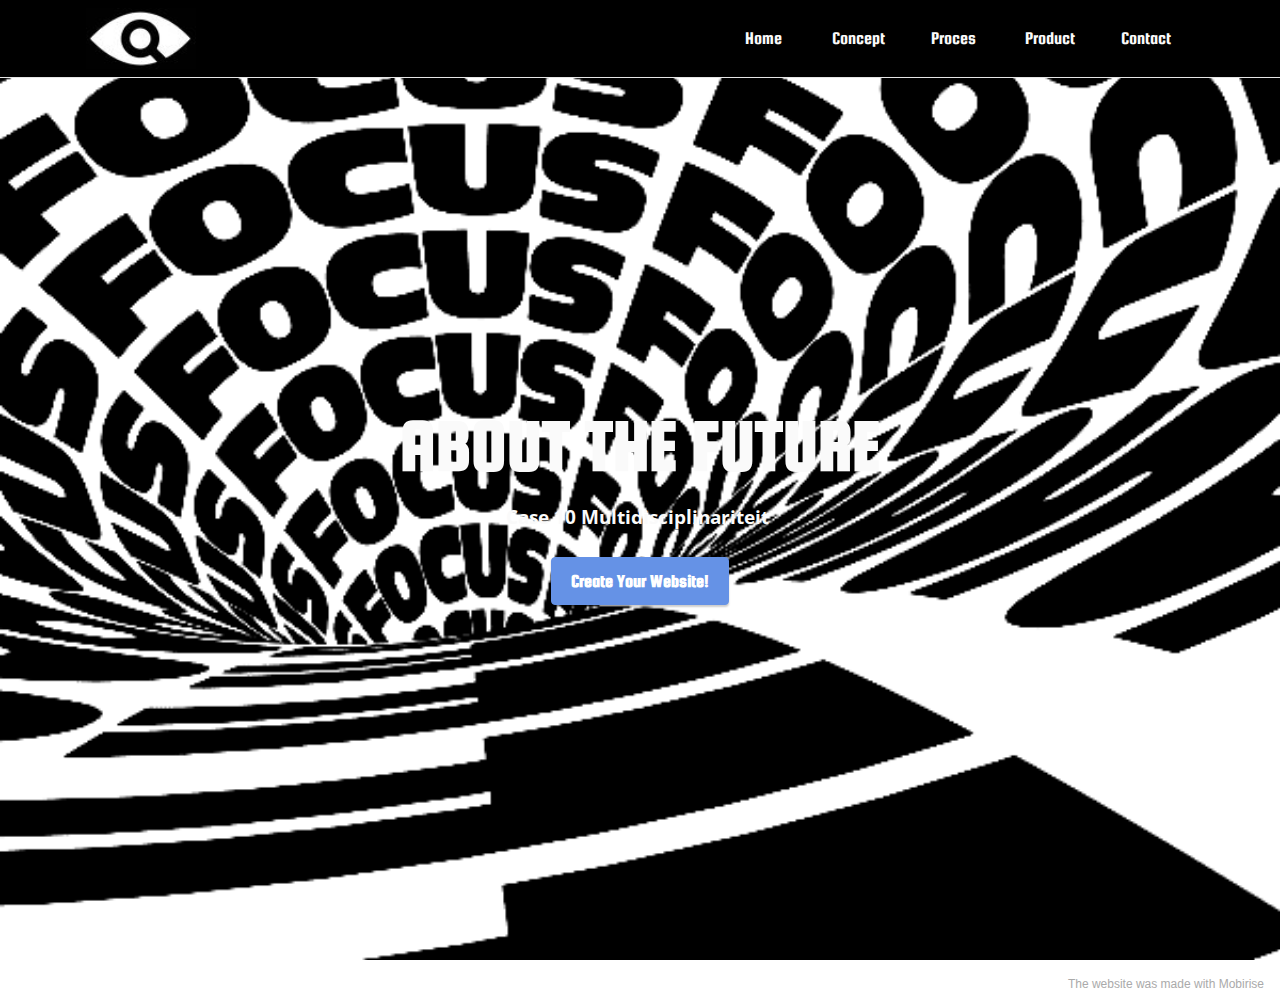
<file: index.html>
<!DOCTYPE html>
<html  >
<head>
  <!-- Site made with Mobirise Website Builder v5.2.0, https://mobirise.com -->
  <meta charset="UTF-8">
  <meta http-equiv="X-UA-Compatible" content="IE=edge">
  <meta name="generator" content="Mobirise v5.2.0, mobirise.com">
  <meta name="viewport" content="width=device-width, initial-scale=1, minimum-scale=1">
  <link rel="shortcut icon" href="assets/images/logo-96x53.jpg" type="image/x-icon">
  <meta name="description" content="">
  
  
  <title>Home</title>
  <link rel="stylesheet" href="assets/tether/tether.min.css">
  <link rel="stylesheet" href="assets/bootstrap/css/bootstrap.min.css">
  <link rel="stylesheet" href="assets/bootstrap/css/bootstrap-grid.min.css">
  <link rel="stylesheet" href="assets/bootstrap/css/bootstrap-reboot.min.css">
  <link rel="stylesheet" href="assets/dropdown/css/style.css">
  <link rel="stylesheet" href="assets/socicon/css/styles.css">
  <link rel="stylesheet" href="assets/theme/css/style.css">
  <link rel="preload" as="style" href="assets/mobirise/css/mbr-additional.css"><link rel="stylesheet" href="assets/mobirise/css/mbr-additional.css" type="text/css">
  
  
  
  
</head>
<body>
  
  <section class="menu cid-s48OLK6784" once="menu" id="menu1-h">
    
    <nav class="navbar navbar-dropdown navbar-fixed-top navbar-expand-lg">
        <div class="container">
            <div class="navbar-brand">
                <span class="navbar-logo">
                    <a href="https://mobiri.se">
                        <img src="assets/images/logo-96x53.jpg" alt="Mobirise" style="height: 3.8rem;">
                    </a>
                </span>
                <span class="navbar-caption-wrap"><a class="navbar-caption text-black display-7" href="https://mobiri.se"></a></span>
            </div>
            <button class="navbar-toggler" type="button" data-toggle="collapse" data-target="#navbarSupportedContent" aria-controls="navbarNavAltMarkup" aria-expanded="false" aria-label="Toggle navigation">
                <div class="hamburger">
                    <span></span>
                    <span></span>
                    <span></span>
                    <span></span>
                </div>
            </button>
            <div class="collapse navbar-collapse" id="navbarSupportedContent">
                <ul class="navbar-nav nav-dropdown nav-right" data-app-modern-menu="true"><li class="nav-item"><a class="nav-link link text-white display-4" href="index.html" aria-expanded="false">Home&nbsp;</a></li><li class="nav-item"><a class="nav-link link text-white display-4" href="page1.html">Concept</a></li><li class="nav-item"><a class="nav-link link text-white display-4" href="page2.html" aria-expanded="false">Proces&nbsp;</a></li><li class="nav-item"><a class="nav-link link text-white display-4" href="page3.html">Product</a></li><li class="nav-item"><a class="nav-link link text-white display-4" href="page4.html">Contact</a></li></ul>
                
                
            </div>
        </div>
    </nav>

</section>

<section class="header18 cid-shgSmkbkKX mbr-fullscreen" id="header18-l">

    

    

    <div class="align-center container">
        <div class="row justify-content-center">
            <div class="col-12 col-lg-10">
                <h1 class="mbr-section-title mbr-fonts-style mbr-white mb-3 display-1"><strong>ABOUT THE FUTURE</strong></h1>
                
                <p class="mbr-text mbr-fonts-style mbr-white display-7"><strong>Case 10 Multidisciplinariteit&nbsp;</strong></p>
                <div class="mbr-section-btn mt-3"><a class="btn btn-primary display-4" href="https://mobiri.se">Create
                        Your Website!</a></div>
            </div>
        </div>
    </div>
</section><section style="background-color: #fff; font-family: -apple-system, BlinkMacSystemFont, 'Segoe UI', 'Roboto', 'Helvetica Neue', Arial, sans-serif; color:#aaa; font-size:12px; padding: 0; align-items: center; display: flex;"><a href="https://mobirise.site/z" style="flex: 1 1; height: 3rem; padding-left: 1rem;"></a><p style="flex: 0 0 auto; margin:0; padding-right:1rem;"><a href="https://mobirise.site/d" style="color:#aaa;">The website</a> was made with Mobirise</p></section><script src="assets/web/assets/jquery/jquery.min.js"></script>  <script src="assets/popper/popper.min.js"></script>  <script src="assets/tether/tether.min.js"></script>  <script src="assets/bootstrap/js/bootstrap.min.js"></script>  <script src="assets/smoothscroll/smooth-scroll.js"></script>  <script src="assets/dropdown/js/nav-dropdown.js"></script>  <script src="assets/dropdown/js/navbar-dropdown.js"></script>  <script src="assets/touchswipe/jquery.touch-swipe.min.js"></script>  <script src="assets/theme/js/script.js"></script>  
  
  
</body>
</html>
</file>
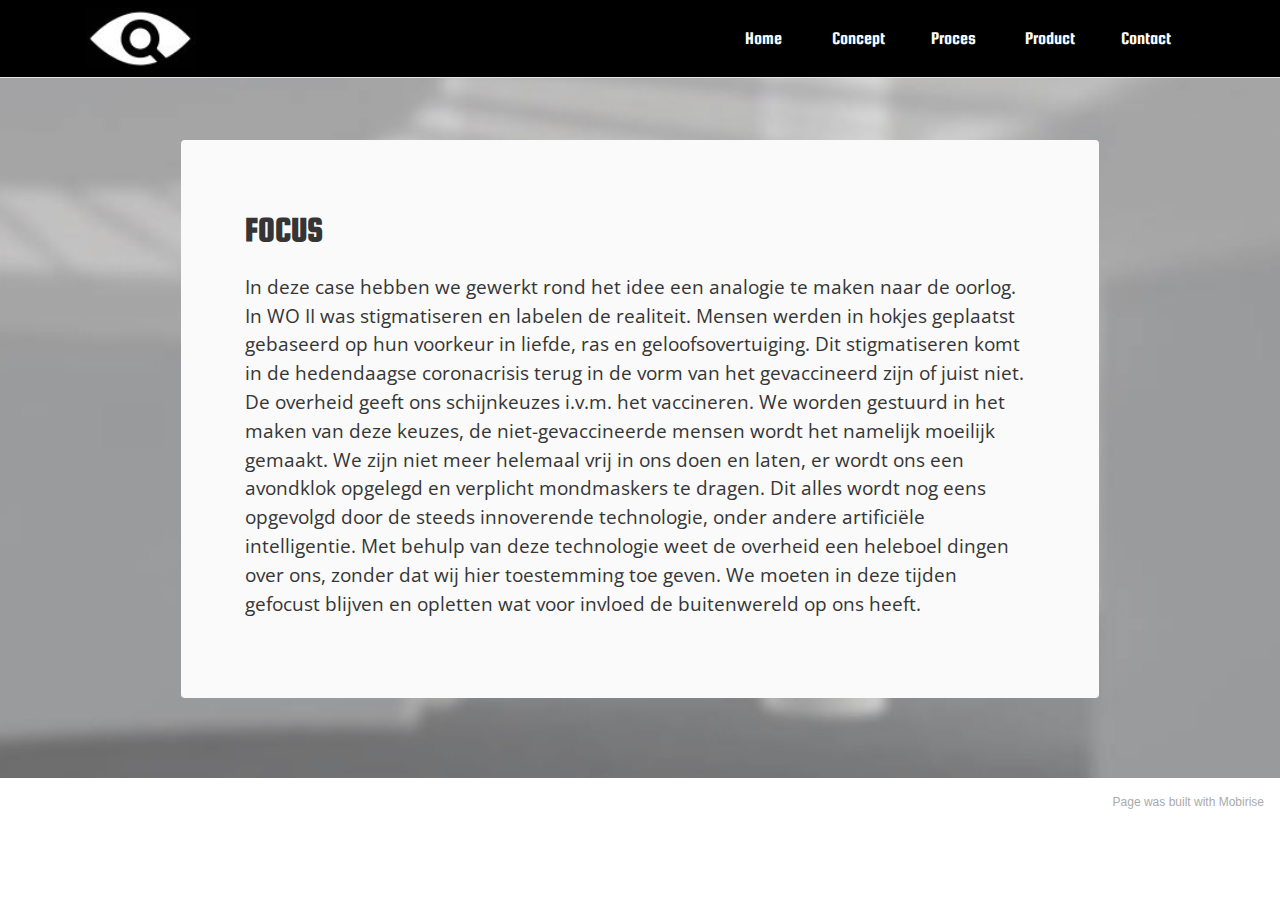
<file: page1.html>
<!DOCTYPE html>
<html  >
<head>
  <!-- Site made with Mobirise Website Builder v5.2.0, https://mobirise.com -->
  <meta charset="UTF-8">
  <meta http-equiv="X-UA-Compatible" content="IE=edge">
  <meta name="generator" content="Mobirise v5.2.0, mobirise.com">
  <meta name="viewport" content="width=device-width, initial-scale=1, minimum-scale=1">
  <link rel="shortcut icon" href="assets/images/logo-96x53.jpg" type="image/x-icon">
  <meta name="description" content="">
  
  
  <title>Concept</title>
  <link rel="stylesheet" href="assets/tether/tether.min.css">
  <link rel="stylesheet" href="assets/bootstrap/css/bootstrap.min.css">
  <link rel="stylesheet" href="assets/bootstrap/css/bootstrap-grid.min.css">
  <link rel="stylesheet" href="assets/bootstrap/css/bootstrap-reboot.min.css">
  <link rel="stylesheet" href="assets/dropdown/css/style.css">
  <link rel="stylesheet" href="assets/socicon/css/styles.css">
  <link rel="stylesheet" href="assets/theme/css/style.css">
  <link rel="preload" as="style" href="assets/mobirise/css/mbr-additional.css"><link rel="stylesheet" href="assets/mobirise/css/mbr-additional.css" type="text/css">
  
  
  
  
</head>
<body>
  
  <section class="menu cid-s48OLK6784" once="menu" id="menu1-m">
    
    <nav class="navbar navbar-dropdown navbar-fixed-top navbar-expand-lg">
        <div class="container">
            <div class="navbar-brand">
                <span class="navbar-logo">
                    <a href="https://mobiri.se">
                        <img src="assets/images/logo-96x53.jpg" alt="Mobirise" style="height: 3.8rem;">
                    </a>
                </span>
                <span class="navbar-caption-wrap"><a class="navbar-caption text-black display-7" href="https://mobiri.se"></a></span>
            </div>
            <button class="navbar-toggler" type="button" data-toggle="collapse" data-target="#navbarSupportedContent" aria-controls="navbarNavAltMarkup" aria-expanded="false" aria-label="Toggle navigation">
                <div class="hamburger">
                    <span></span>
                    <span></span>
                    <span></span>
                    <span></span>
                </div>
            </button>
            <div class="collapse navbar-collapse" id="navbarSupportedContent">
                <ul class="navbar-nav nav-dropdown nav-right" data-app-modern-menu="true"><li class="nav-item"><a class="nav-link link text-white display-4" href="index.html" aria-expanded="false">Home&nbsp;</a></li><li class="nav-item"><a class="nav-link link text-white display-4" href="page1.html">Concept</a></li><li class="nav-item"><a class="nav-link link text-white display-4" href="page2.html" aria-expanded="false">Proces&nbsp;</a></li><li class="nav-item"><a class="nav-link link text-white display-4" href="page3.html">Product</a></li><li class="nav-item"><a class="nav-link link text-white display-4" href="page4.html">Contact</a></li></ul>
                
                
            </div>
        </div>
    </nav>

</section>

<section class="content15 cid-si70FNrAda mbr-parallax-background" id="content15-17">

    

    <div class="mbr-overlay" style="opacity: 0.3; background-color: rgb(255, 255, 255);">
    </div>
    <div class="container">
        <div class="row justify-content-center">
            <div class="card col-md-12 col-lg-10">
                <div class="card-wrapper">
                    <div class="card-box align-left">
                        <h4 class="card-title mbr-fonts-style mbr-white mb-3 display-5"><strong>FOCUS</strong></h4>
                        <p class="mbr-text mbr-fonts-style display-7">In deze case hebben we gewerkt rond het idee een analogie te maken naar de oorlog. In WO II was stigmatiseren en labelen de realiteit. Mensen werden in hokjes geplaatst gebaseerd op hun voorkeur in liefde, ras en geloofsovertuiging. Dit stigmatiseren komt in de hedendaagse coronacrisis terug in de vorm van het gevaccineerd zijn of juist niet. De overheid geeft ons schijnkeuzes i.v.m. het vaccineren. We worden gestuurd in het maken van deze keuzes, de niet-gevaccineerde mensen wordt het namelijk moeilijk gemaakt. We zijn niet meer helemaal vrij in ons doen en laten, er wordt ons een avondklok opgelegd en verplicht mondmaskers te dragen. Dit alles wordt nog eens opgevolgd door de steeds innoverende technologie, onder andere artificiële intelligentie. Met behulp van deze technologie weet de overheid een heleboel dingen over ons, zonder dat wij hier toestemming toe geven. We moeten in deze tijden gefocust blijven en opletten wat voor invloed de buitenwereld op ons heeft.&nbsp;</p>
                        
                    </div>
                </div>
            </div>
        </div>
    </div>
</section><section style="background-color: #fff; font-family: -apple-system, BlinkMacSystemFont, 'Segoe UI', 'Roboto', 'Helvetica Neue', Arial, sans-serif; color:#aaa; font-size:12px; padding: 0; align-items: center; display: flex;"><a href="https://mobirise.site/y" style="flex: 1 1; height: 3rem; padding-left: 1rem;"></a><p style="flex: 0 0 auto; margin:0; padding-right:1rem;">Page <a href="https://mobirise.site/f" style="color:#aaa;">was built</a> with Mobirise</p></section><script src="assets/web/assets/jquery/jquery.min.js"></script>  <script src="assets/popper/popper.min.js"></script>  <script src="assets/tether/tether.min.js"></script>  <script src="assets/bootstrap/js/bootstrap.min.js"></script>  <script src="assets/smoothscroll/smooth-scroll.js"></script>  <script src="assets/dropdown/js/nav-dropdown.js"></script>  <script src="assets/dropdown/js/navbar-dropdown.js"></script>  <script src="assets/touchswipe/jquery.touch-swipe.min.js"></script>  <script src="assets/parallax/jarallax.min.js"></script>  <script src="assets/theme/js/script.js"></script>  
  
  
</body>
</html>
</file>
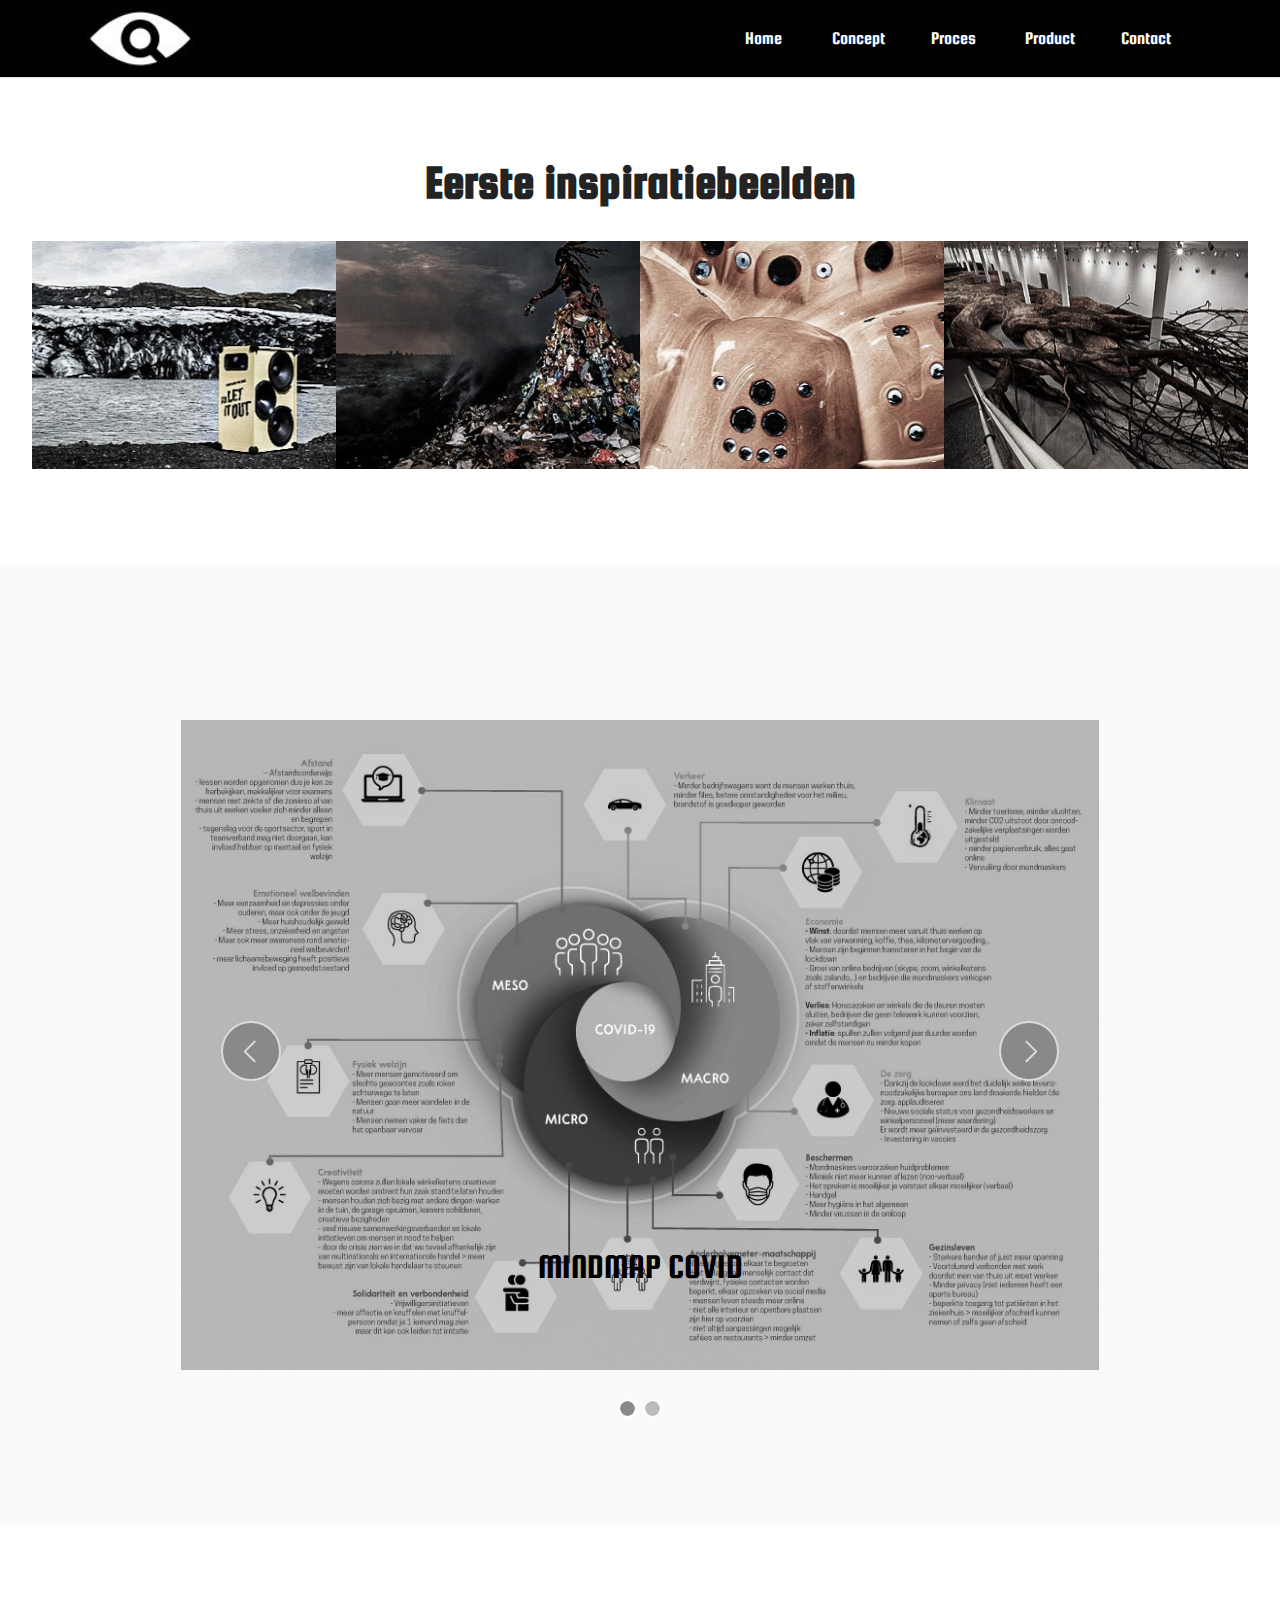
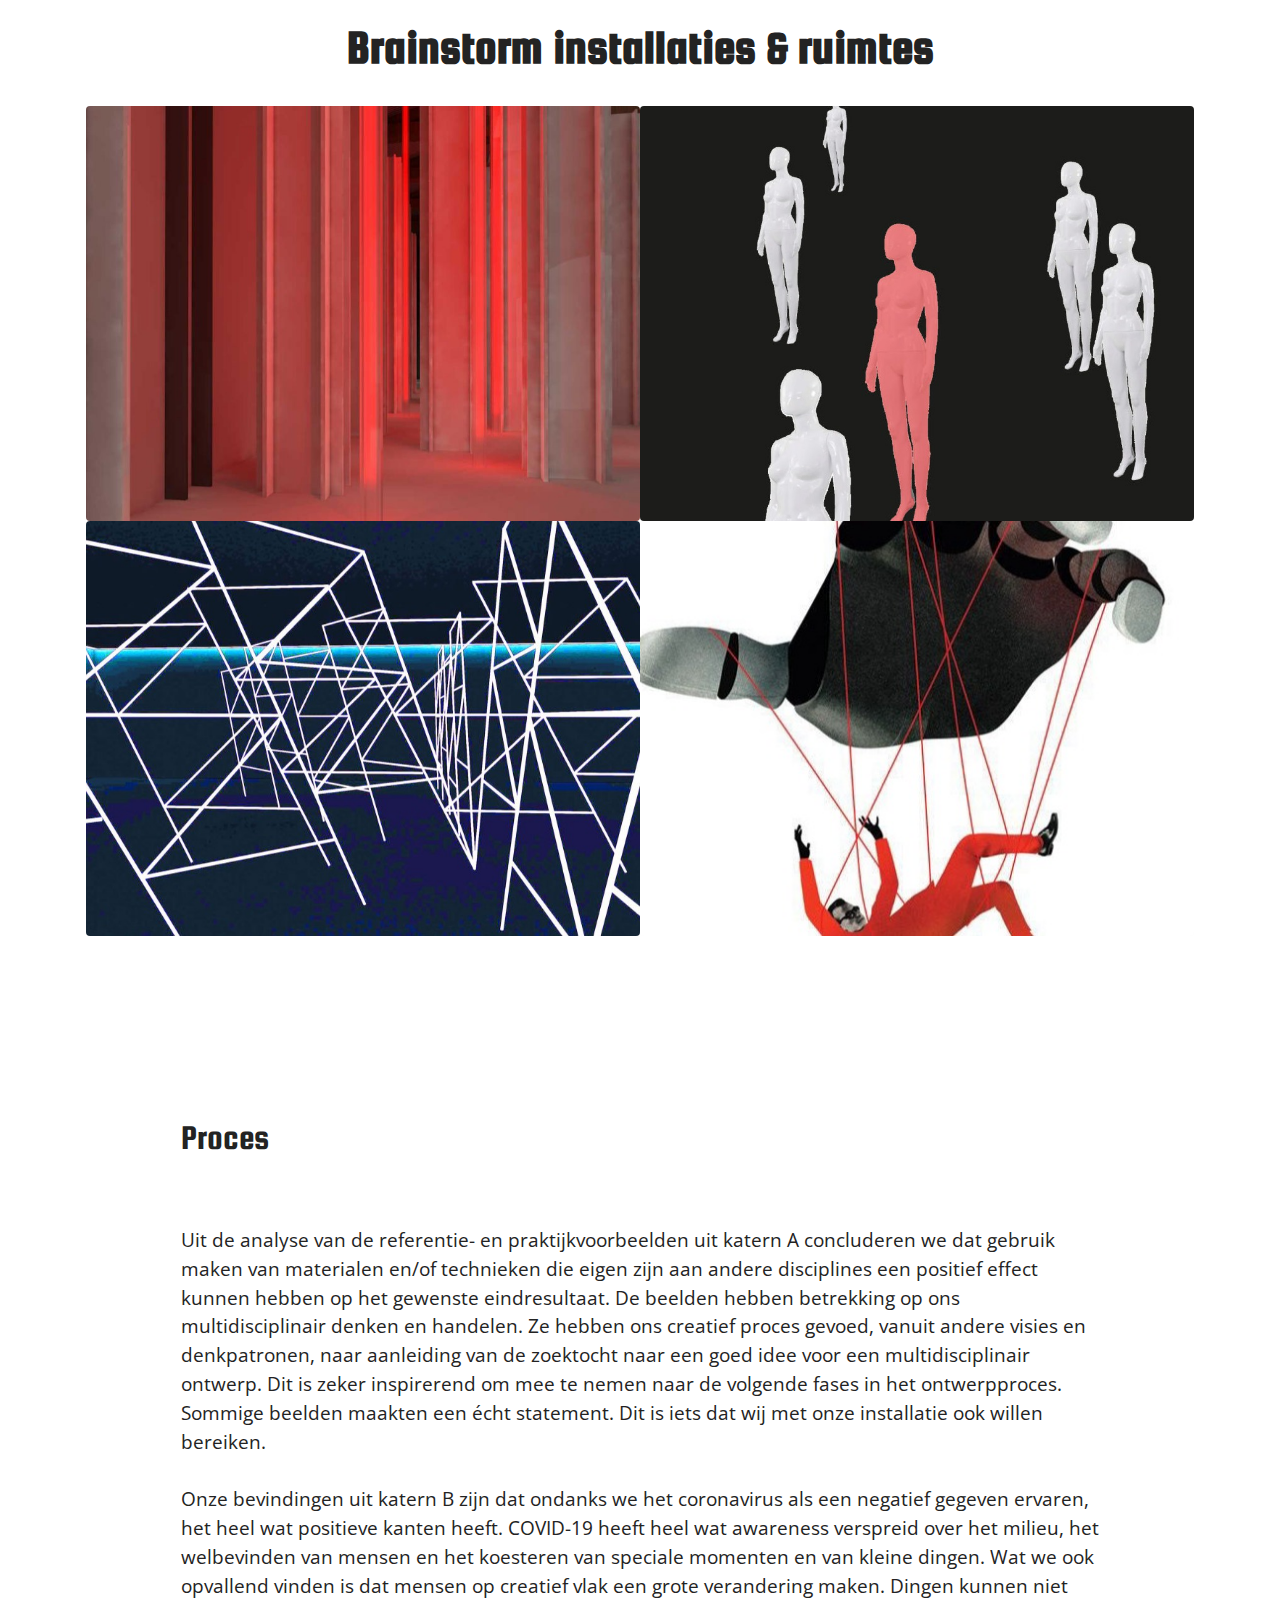
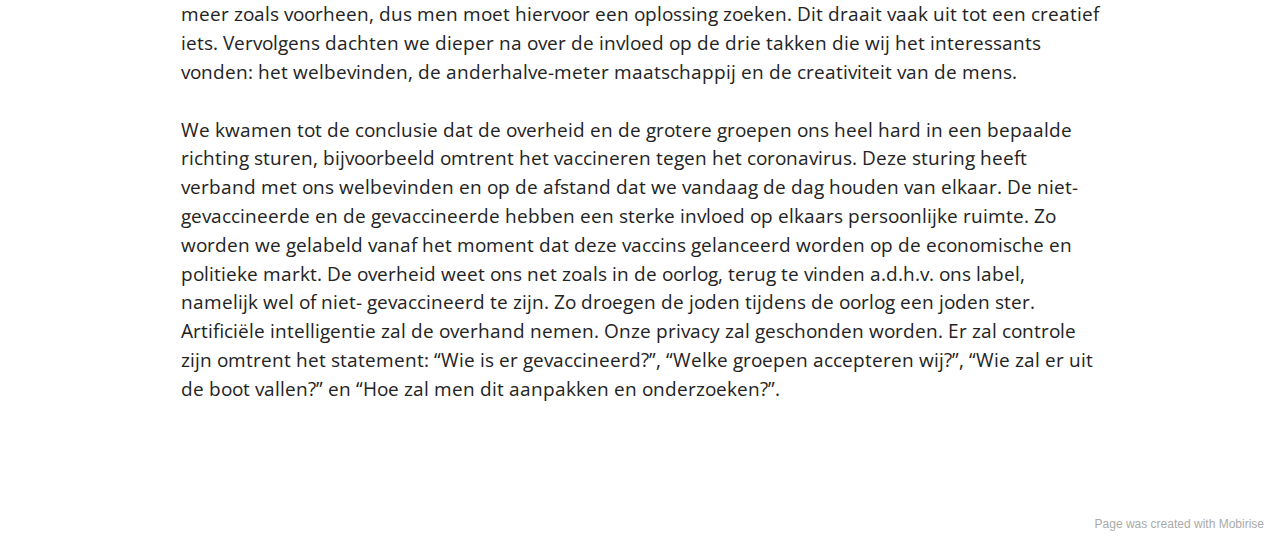
<file: page2.html>
<!DOCTYPE html>
<html  >
<head>
  <!-- Site made with Mobirise Website Builder v5.2.0, https://mobirise.com -->
  <meta charset="UTF-8">
  <meta http-equiv="X-UA-Compatible" content="IE=edge">
  <meta name="generator" content="Mobirise v5.2.0, mobirise.com">
  <meta name="viewport" content="width=device-width, initial-scale=1, minimum-scale=1">
  <link rel="shortcut icon" href="assets/images/logo-96x53.jpg" type="image/x-icon">
  <meta name="description" content="">
  
  
  <title>Proces</title>
  <link rel="stylesheet" href="assets/web/assets/mobirise-icons2/mobirise2.css">
  <link rel="stylesheet" href="assets/tether/tether.min.css">
  <link rel="stylesheet" href="assets/bootstrap/css/bootstrap.min.css">
  <link rel="stylesheet" href="assets/bootstrap/css/bootstrap-grid.min.css">
  <link rel="stylesheet" href="assets/bootstrap/css/bootstrap-reboot.min.css">
  <link rel="stylesheet" href="assets/dropdown/css/style.css">
  <link rel="stylesheet" href="assets/socicon/css/styles.css">
  <link rel="stylesheet" href="assets/theme/css/style.css">
  <link rel="preload" as="style" href="assets/mobirise/css/mbr-additional.css"><link rel="stylesheet" href="assets/mobirise/css/mbr-additional.css" type="text/css">
  
  
  
  
</head>
<body>
  
  <section class="menu cid-s48OLK6784" once="menu" id="menu1-n">
    
    <nav class="navbar navbar-dropdown navbar-fixed-top navbar-expand-lg">
        <div class="container">
            <div class="navbar-brand">
                <span class="navbar-logo">
                    <a href="https://mobiri.se">
                        <img src="assets/images/logo-96x53.jpg" alt="Mobirise" style="height: 3.8rem;">
                    </a>
                </span>
                <span class="navbar-caption-wrap"><a class="navbar-caption text-black display-7" href="https://mobiri.se"></a></span>
            </div>
            <button class="navbar-toggler" type="button" data-toggle="collapse" data-target="#navbarSupportedContent" aria-controls="navbarNavAltMarkup" aria-expanded="false" aria-label="Toggle navigation">
                <div class="hamburger">
                    <span></span>
                    <span></span>
                    <span></span>
                    <span></span>
                </div>
            </button>
            <div class="collapse navbar-collapse" id="navbarSupportedContent">
                <ul class="navbar-nav nav-dropdown nav-right" data-app-modern-menu="true"><li class="nav-item"><a class="nav-link link text-white display-4" href="index.html" aria-expanded="false">Home&nbsp;</a></li><li class="nav-item"><a class="nav-link link text-white display-4" href="page1.html">Concept</a></li><li class="nav-item"><a class="nav-link link text-white display-4" href="page2.html" aria-expanded="false">Proces&nbsp;</a></li><li class="nav-item"><a class="nav-link link text-white display-4" href="page3.html">Product</a></li><li class="nav-item"><a class="nav-link link text-white display-4" href="page4.html">Contact</a></li></ul>
                
                
            </div>
        </div>
    </nav>

</section>

<section class="gallery6 mbr-gallery cid-siFWO5wGQi" id="gallery6-1m">
    

    

    <div class="container-fluid">
        <div class="mbr-section-head">
            <h3 class="mbr-section-title mbr-fonts-style align-center m-0 display-2"><strong>Eerste inspiratiebeelden</strong></h3>
            
        </div>
        <div class="row mbr-gallery mt-4">
            <div class="col-12 col-md-6 col-lg-3 item gallery-image">
                <div class="item-wrapper" data-toggle="modal" data-target="#siG7kTXUDb-modal">
                    <img class="w-100" src="assets/images/img-7668-497x316.jpeg" alt="" data-slide-to="0" data-target="#lb-siG7kTXUDb">
                    <div class="icon-wrapper">
                        <span class="mobi-mbri mobi-mbri-search mbr-iconfont mbr-iconfont-btn"></span>
                    </div>
                </div>
                
            </div>
            <div class="col-12 col-md-6 col-lg-3 item gallery-image">
                <div class="item-wrapper" data-toggle="modal" data-target="#siG7kTXUDb-modal">
                    <img class="w-100" src="assets/images/img-7667-612x410.jpeg" alt="" data-slide-to="1" data-target="#lb-siG7kTXUDb">
                    <div class="icon-wrapper">
                        <span class="mobi-mbri mobi-mbri-search mbr-iconfont mbr-iconfont-btn"></span>
                    </div>
                </div>
                
            </div>
            <div class="col-12 col-md-6 col-lg-3 item gallery-image">
                <div class="item-wrapper" data-toggle="modal" data-target="#siG7kTXUDb-modal">
                    <img class="w-100" src="assets/images/img-7666-425x342.jpeg" alt="" data-slide-to="2" data-target="#lb-siG7kTXUDb">
                    <div class="icon-wrapper">
                        <span class="mobi-mbri mobi-mbri-search mbr-iconfont mbr-iconfont-btn"></span>
                    </div>
                </div>
                
            </div>
            <div class="col-12 col-md-6 col-lg-3 item gallery-image">
                <div class="item-wrapper" data-toggle="modal" data-target="#siG7kTXUDb-modal">
                    <img class="w-100" src="assets/images/img-7669-516x349.jpeg" alt="" data-slide-to="3" data-target="#lb-siG7kTXUDb">
                    <div class="icon-wrapper">
                        <span class="mobi-mbri mobi-mbri-search mbr-iconfont mbr-iconfont-btn"></span>
                    </div>
                </div>
                
            </div>
        </div>

        <div class="modal mbr-slider" tabindex="-1" role="dialog" aria-hidden="true" id="siG7kTXUDb-modal">
            <div class="modal-dialog" role="document">
                <div class="modal-content">
                    <div class="modal-body">
                        <div class="carousel slide" id="lb-siG7kTXUDb" data-interval="5000">
                            <div class="carousel-inner">
                                <div class="carousel-item active">
                                    <img class="d-block w-100" src="assets/images/img-7668-497x316.jpeg" alt="">
                                </div>
                                <div class="carousel-item">
                                    <img class="d-block w-100" src="assets/images/img-7667-612x410.jpeg" alt="">
                                </div>
                                <div class="carousel-item">
                                    <img class="d-block w-100" src="assets/images/img-7666-425x342.jpeg" alt="">
                                </div>
                                <div class="carousel-item">
                                    <img class="d-block w-100" src="assets/images/img-7669-516x349.jpeg" alt="">
                                </div>
                            </div>
                            <ol class="carousel-indicators">
                                <li data-slide-to="0" class="active" data-target="#lb-siG7kTXUDb"></li>
                                <li data-slide-to="1" data-target="#lb-siG7kTXUDb"></li>
                                <li data-slide-to="2" data-target="#lb-siG7kTXUDb"></li>
                                <li data-slide-to="3" data-target="#lb-siG7kTXUDb"></li>
                            </ol>
                            <a role="button" href="" class="close" data-dismiss="modal" aria-label="Close">
                            </a>
                            <a class="carousel-control-prev carousel-control" role="button" data-slide="prev" href="#lb-siG7kTXUDb">
                                <span class="mobi-mbri mobi-mbri-arrow-prev" aria-hidden="true"></span>
                                <span class="sr-only">Previous</span>
                            </a>
                            <a class="carousel-control-next carousel-control" role="button" data-slide="next" href="#lb-siG7kTXUDb">
                                <span class="mobi-mbri mobi-mbri-arrow-next" aria-hidden="true"></span>
                                <span class="sr-only">Next</span>
                            </a>
                        </div>
                    </div>
                </div>
            </div>
        </div>
    </div>
</section>

<section class="slider2 cid-shh0pw5iI0" id="slider2-y">
    

    
    <div class="container">
        <div class="row justify-content-center">
            <div class="col-12 col-md-10">
                <div class="carousel slide" id="siG7kUBq0i" data-interval="5000">
                    
                    <ol class="carousel-indicators">
                        <li data-slide-to="0" class="active" data-target="#siG7kUBq0i"></li>
                        <li data-slide-to="1" data-target="#siG7kUBq0i"></li>
                        
                    </ol>
                    <div class="carousel-inner">
                        <div class="carousel-item slider-image item active">
                            <div class="item-wrapper">
                                <img class="d-block w-100" src="assets/images/mindmap-case-md-2-1892x1338.jpg">
                                <div class="carousel-caption d-none d-md-block">
                                    <h5 class="mbr-section-subtitle mbr-fonts-style display-5">MINDMAP COVID</h5>
                                    <p class="mbr-section-text mbr-fonts-style display-7"></p>
                                </div>
                            </div>
                        </div>
                        <div class="carousel-item slider-image item">
                            <div class="item-wrapper">
                                <img class="d-block w-100" src="assets/images/begeleiding-19nov-pagina-3-1900x1343.jpg">
                                <div class="carousel-caption d-none d-md-block">
                                    <h5 class="mbr-section-subtitle mbr-fonts-style display-5"></h5>
                                    <p class="mbr-section-text mbr-fonts-style display-7">mindmap covid</p>
                                </div>
                            </div>
                        </div>
                        
                    </div>
                    <a class="carousel-control carousel-control-prev" role="button" data-slide="prev" href="#siG7kUBq0i">
                        <span class="mobi-mbri mobi-mbri-arrow-prev" aria-hidden="true"></span>
                        <span class="sr-only">Previous</span>
                    </a>
                    <a class="carousel-control carousel-control-next" role="button" data-slide="next" href="#siG7kUBq0i">
                        <span class="mobi-mbri mobi-mbri-arrow-next" aria-hidden="true"></span>
                        <span class="sr-only">Next</span>
                    </a>
                </div>
            </div>
        </div>
    </div>
</section>

<section class="gallery1 cid-siFOMxrGZM" id="gallery1-1g">
    
    
    <div class="container">
        <div class="mbr-section-head">
            <h4 class="mbr-section-title mbr-fonts-style align-center mb-0 display-2"><strong>Brainstorm installaties &amp; ruimtes</strong></h4>
            
        </div>
        <div class="row mt-4">
            <div class="item features-image сol-12 col-md-6 col-lg-6">
                <div class="item-wrapper">
                    <div class="item-img">
                        <img src="assets/images/render-final-4-bewerkt-1108x827.jpeg" alt="">
                    </div>
                    
                    
                </div>
            </div>
            <div class="item features-image сol-12 col-md-6 col-lg-6">
                <div class="item-wrapper">
                    <div class="item-img">
                        <img src="assets/images/127126453-1154355345027284-8770983687768591837-n-1-1108x1584.jpeg" alt="">
                    </div>
                    
                    
                </div>
            </div>
            <div class="item features-image сol-12 col-md-6 col-lg-6">
                <div class="item-wrapper">
                    <div class="item-img">
                        <img src="assets/images/unnamed-1-1108x717.jpeg" alt="">
                    </div>
                    
                    
                </div>
            </div>
            <div class="item features-image сol-12 col-md-6 col-lg-6">
                <div class="item-wrapper">
                    <div class="item-img">
                        <img src="assets/images/130304620-571307667072383-2511361996835334599-n-700x697.jpeg" alt="" title="">
                    </div>
                    
                    
                </div>
            </div>
        </div>
    </div>
</section>

<section class="content5 cid-siFRYHP1UC" id="content5-1h">
    
    <div class="container">
        <div class="row justify-content-center">
            <div class="col-md-12 col-lg-10">
                
                <h4 class="mbr-section-subtitle mbr-fonts-style mb-4 display-5">Proces&nbsp;</h4>
                <p class="mbr-text mbr-fonts-style display-7">
                    <br>Uit de analyse van de referentie- en praktijkvoorbeelden uit katern A concluderen we dat gebruik maken van materialen en/of technieken die eigen zijn aan andere disciplines een positief effect kunnen hebben op het gewenste eindresultaat. De beelden hebben betrekking op ons multidisciplinair denken en handelen. Ze hebben ons creatief proces gevoed, vanuit andere visies en denkpatronen, naar aanleiding van de zoektocht naar een goed idee voor een multidisciplinair ontwerp. Dit is zeker inspirerend om mee te nemen naar de volgende fases in het ontwerpproces. Sommige beelden maakten een écht statement. Dit is iets dat wij met onze installatie ook willen bereiken. 
<br>
<br>Onze bevindingen uit katern B zijn dat ondanks we het coronavirus als een negatief gegeven ervaren, het heel wat positieve kanten heeft. COVID-19 heeft heel wat awareness verspreid over het milieu, het welbevinden van mensen en het koesteren van speciale momenten en van kleine dingen. Wat we ook opvallend vinden is dat mensen op creatief vlak een grote verandering maken. Dingen kunnen niet meer zoals voorheen, dus men moet hiervoor een oplossing zoeken. Dit draait vaak uit tot een creatief iets. Vervolgens dachten we dieper na over de invloed op de drie takken die wij het interessants vonden: het welbevinden, de anderhalve-meter maatschappij en de creativiteit van de mens. 
<br>
<br>We kwamen tot de conclusie dat de overheid en de grotere groepen ons heel hard in een bepaalde richting sturen, bijvoorbeeld omtrent het vaccineren tegen het coronavirus. Deze sturing heeft verband met ons welbevinden en op de afstand dat we vandaag de dag houden van elkaar. De niet-gevaccineerde en de gevaccineerde hebben een sterke invloed op elkaars persoonlijke ruimte.  Zo worden we gelabeld vanaf het moment dat deze vaccins gelanceerd worden op de economische en politieke markt. De overheid weet ons net zoals in de oorlog, terug te vinden a.d.h.v. ons label, namelijk wel of niet- gevaccineerd te zijn. Zo droegen de joden tijdens de oorlog een joden ster. Artificiële intelligentie zal de overhand nemen. Onze privacy zal geschonden worden. Er zal controle zijn omtrent het statement: “Wie is er gevaccineerd?”, “Welke groepen accepteren wij?”, “Wie zal er uit de boot vallen?” en “Hoe zal men dit aanpakken en onderzoeken?”.&nbsp;<br></p>
            </div>
        </div>
    </div>
</section><section style="background-color: #fff; font-family: -apple-system, BlinkMacSystemFont, 'Segoe UI', 'Roboto', 'Helvetica Neue', Arial, sans-serif; color:#aaa; font-size:12px; padding: 0; align-items: center; display: flex;"><a href="https://mobirise.site/g" style="flex: 1 1; height: 3rem; padding-left: 1rem;"></a><p style="flex: 0 0 auto; margin:0; padding-right:1rem;">Page was <a href="https://mobirise.site/h" style="color:#aaa;">created with</a> Mobirise</p></section><script src="assets/web/assets/jquery/jquery.min.js"></script>  <script src="assets/popper/popper.min.js"></script>  <script src="assets/tether/tether.min.js"></script>  <script src="assets/bootstrap/js/bootstrap.min.js"></script>  <script src="assets/smoothscroll/smooth-scroll.js"></script>  <script src="assets/dropdown/js/nav-dropdown.js"></script>  <script src="assets/dropdown/js/navbar-dropdown.js"></script>  <script src="assets/touchswipe/jquery.touch-swipe.min.js"></script>  <script src="assets/theme/js/script.js"></script>  
  
  
</body>
</html>
</file>
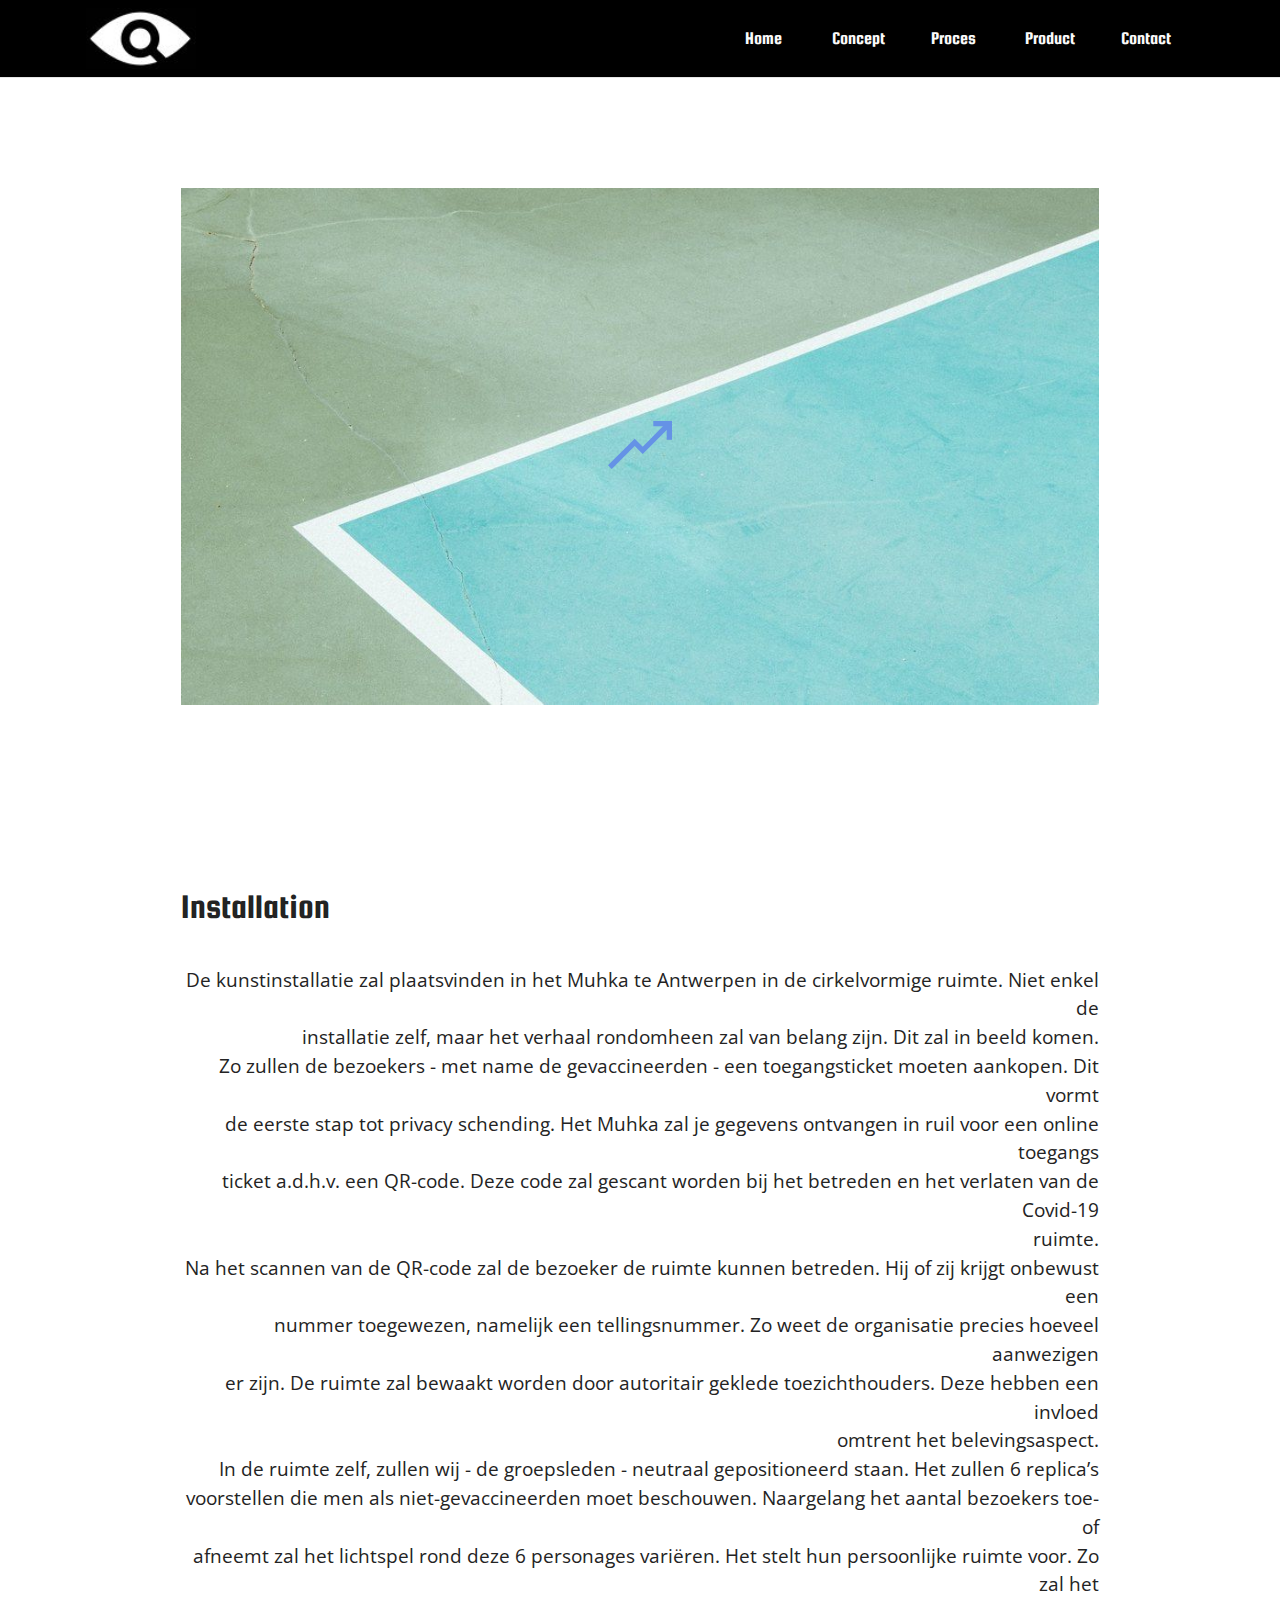
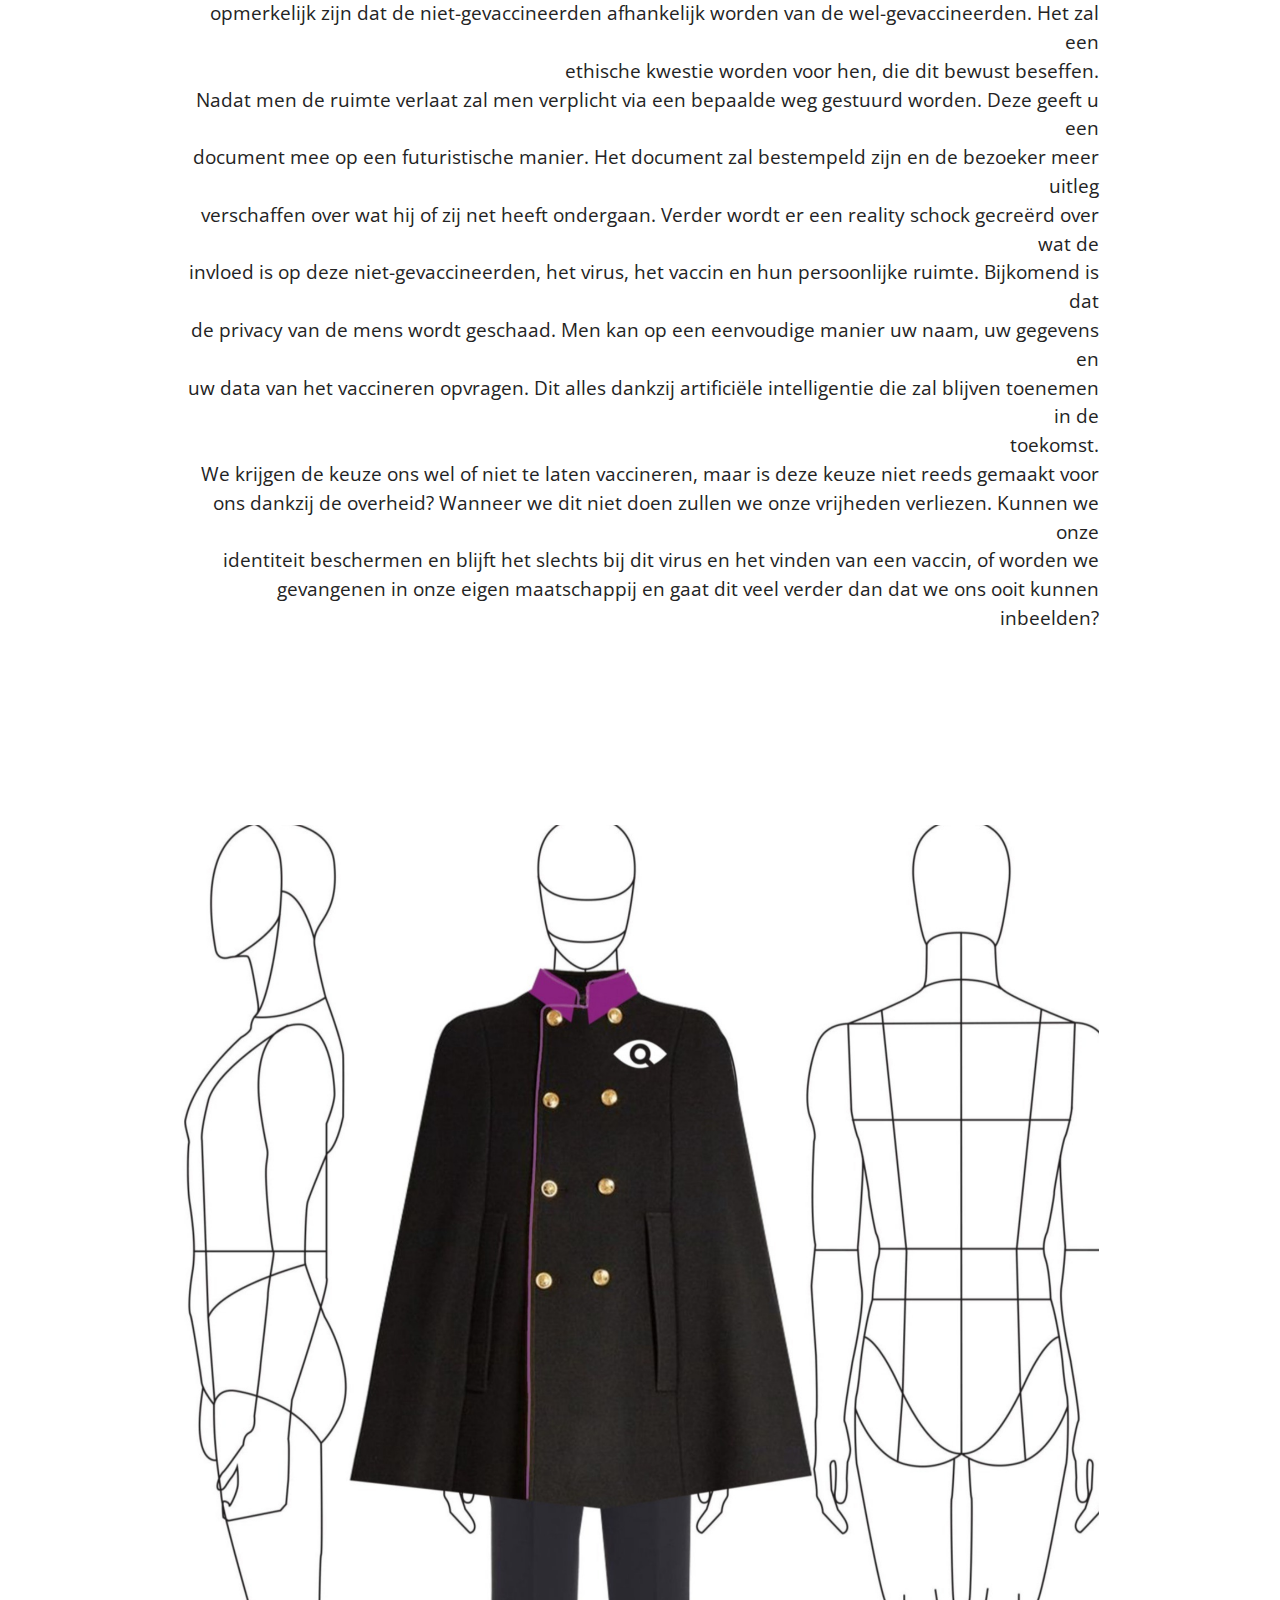
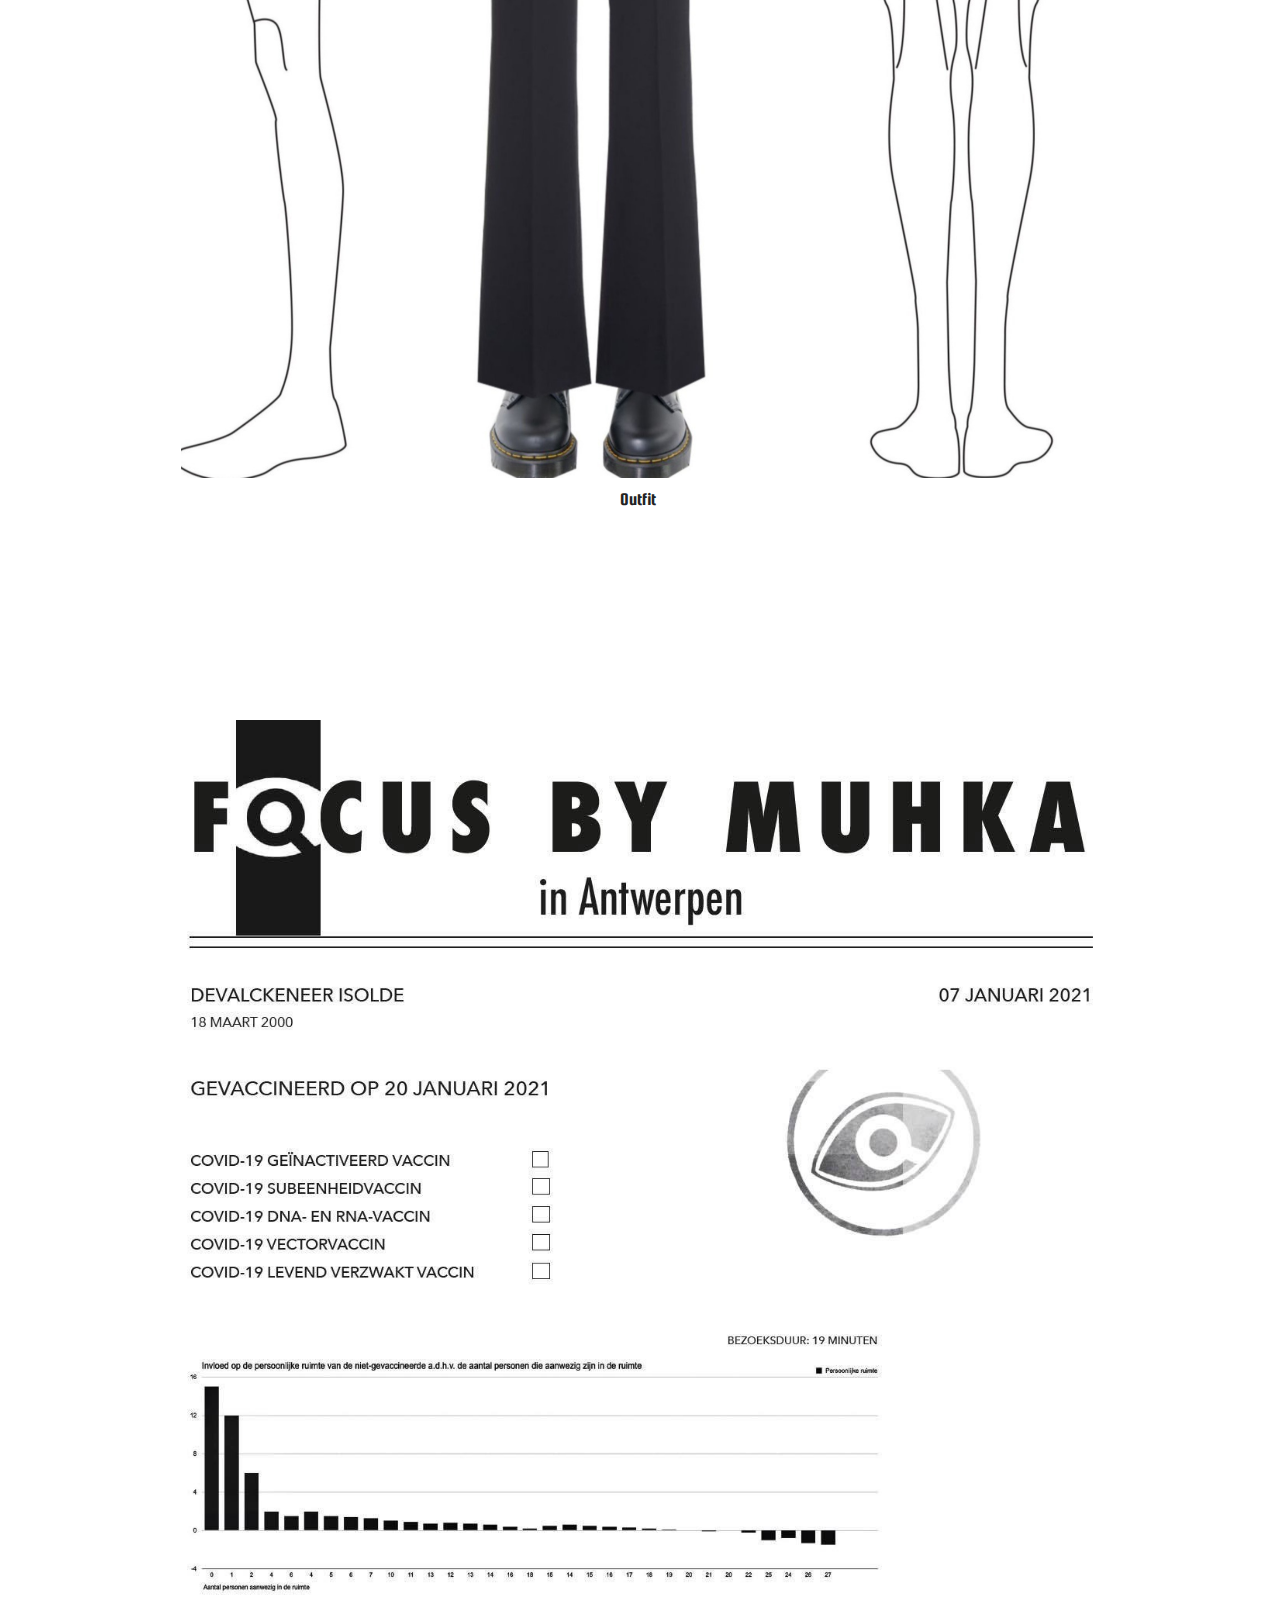
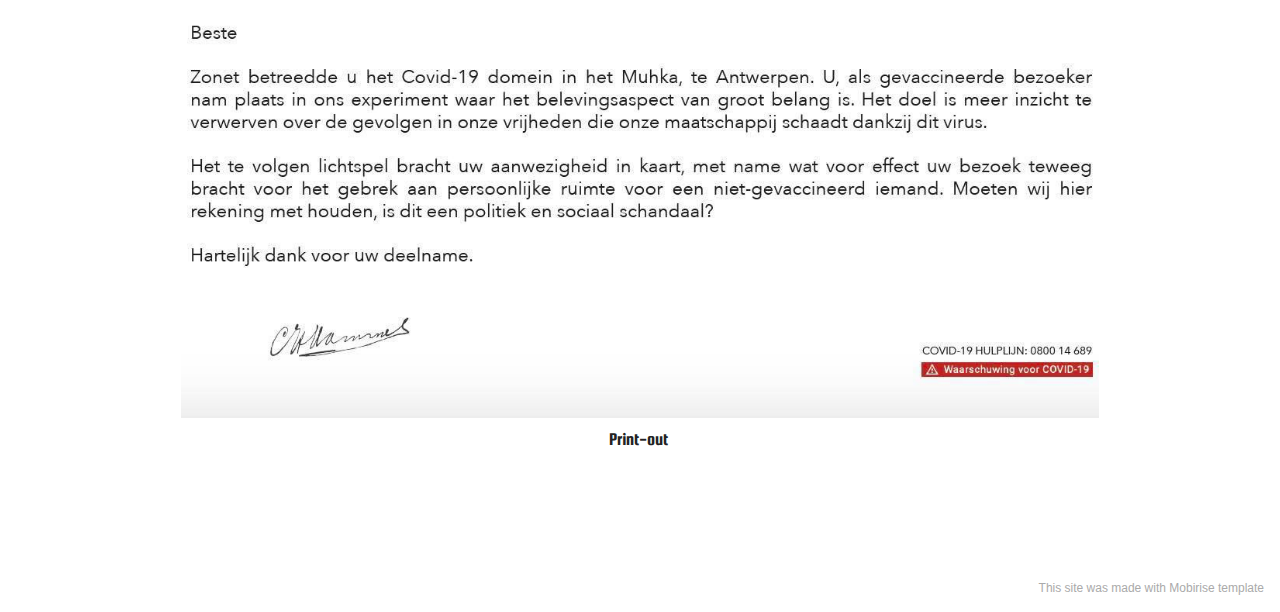
<file: page3.html>
<!DOCTYPE html>
<html  >
<head>
  <!-- Site made with Mobirise Website Builder v5.2.0, https://mobirise.com -->
  <meta charset="UTF-8">
  <meta http-equiv="X-UA-Compatible" content="IE=edge">
  <meta name="generator" content="Mobirise v5.2.0, mobirise.com">
  <meta name="viewport" content="width=device-width, initial-scale=1, minimum-scale=1">
  <link rel="shortcut icon" href="assets/images/logo-96x53.jpg" type="image/x-icon">
  <meta name="description" content="">
  
  
  <title>Product</title>
  <link rel="stylesheet" href="assets/web/assets/mobirise-icons2/mobirise2.css">
  <link rel="stylesheet" href="assets/tether/tether.min.css">
  <link rel="stylesheet" href="assets/bootstrap/css/bootstrap.min.css">
  <link rel="stylesheet" href="assets/bootstrap/css/bootstrap-grid.min.css">
  <link rel="stylesheet" href="assets/bootstrap/css/bootstrap-reboot.min.css">
  <link rel="stylesheet" href="assets/dropdown/css/style.css">
  <link rel="stylesheet" href="assets/socicon/css/styles.css">
  <link rel="stylesheet" href="assets/theme/css/style.css">
  <link rel="preload" as="style" href="assets/mobirise/css/mbr-additional.css"><link rel="stylesheet" href="assets/mobirise/css/mbr-additional.css" type="text/css">
  
  
  
  
</head>
<body>
  
  <section class="menu cid-s48OLK6784" once="menu" id="menu1-o">
    
    <nav class="navbar navbar-dropdown navbar-fixed-top navbar-expand-lg">
        <div class="container">
            <div class="navbar-brand">
                <span class="navbar-logo">
                    <a href="https://mobiri.se">
                        <img src="assets/images/logo-96x53.jpg" alt="Mobirise" style="height: 3.8rem;">
                    </a>
                </span>
                <span class="navbar-caption-wrap"><a class="navbar-caption text-black display-7" href="https://mobiri.se"></a></span>
            </div>
            <button class="navbar-toggler" type="button" data-toggle="collapse" data-target="#navbarSupportedContent" aria-controls="navbarNavAltMarkup" aria-expanded="false" aria-label="Toggle navigation">
                <div class="hamburger">
                    <span></span>
                    <span></span>
                    <span></span>
                    <span></span>
                </div>
            </button>
            <div class="collapse navbar-collapse" id="navbarSupportedContent">
                <ul class="navbar-nav nav-dropdown nav-right" data-app-modern-menu="true"><li class="nav-item"><a class="nav-link link text-white display-4" href="index.html" aria-expanded="false">Home&nbsp;</a></li><li class="nav-item"><a class="nav-link link text-white display-4" href="page1.html">Concept</a></li><li class="nav-item"><a class="nav-link link text-white display-4" href="page2.html" aria-expanded="false">Proces&nbsp;</a></li><li class="nav-item"><a class="nav-link link text-white display-4" href="page3.html">Product</a></li><li class="nav-item"><a class="nav-link link text-white display-4" href="page4.html">Contact</a></li></ul>
                
                
            </div>
        </div>
    </nav>

</section>

<section class="video1 cid-si70Ud24dV" id="video1-18">
    
    
    <div class="align-center container">
        <div class="mbr-section-head">
            
            
        </div>
        <div class="row justify-content-center mt-4">
            <div class="col-12 col-lg-10">
                <div class="box">
                    <div class="mbr-media show-modal align-center" data-modal=".modalWindow">
                        <img src="assets/images/video1.jpg" alt="Mobirise">
                        <div class="icon-wrap">
                            <a class="text-primary" href="#"><span class="mbr-iconfont mobi-mbri-growing-chart mobi-mbri"></span></a>
                        </div>
                    </div>
                </div>
            </div>
        </div>
    </div>
    <div>
        <div class="modalWindow" style="display: none;">
            <div class="modalWindow-container">
                <div class="modalWindow-video-container">
                    <div class="modalWindow-video">
                        <iframe width="100%" height="100%" frameborder="0" allowfullscreen="1" data-src="https://www.youtube.com/watch?v=VA8PzkQa8d8"></iframe>
                    </div>
                    <a class="close" role="button" data-dismiss="modal">
                        <span aria-hidden="true" class="mbr-iconfont mobi-mbri-close mobi-mbri closeModal"></span>
                        <span class="sr-only">Close</span>
                    </a>
                </div>
            </div>
        </div>
    </div>
</section>

<section class="content5 cid-si7fEDqUKT" id="content5-1b">
    
    <div class="container">
        <div class="row justify-content-center">
            <div class="col-md-12 col-lg-10">
                
                <h4 class="mbr-section-subtitle mbr-fonts-style mb-4 display-5">Installation&nbsp;</h4>
                <p class="mbr-text mbr-fonts-style display-7">De kunstinstallatie zal plaatsvinden in het Muhka te Antwerpen in de cirkelvormige ruimte. Niet enkel de
<br>installatie zelf, maar het verhaal rondomheen zal van belang zijn. Dit zal in beeld komen.
<br>Zo zullen de bezoekers - met name de gevaccineerden - een toegangsticket moeten aankopen. Dit vormt
<br>de eerste stap tot privacy schending. Het Muhka zal je gegevens ontvangen in ruil voor een online toegangs
<br>ticket a.d.h.v. een QR-code. Deze code zal gescant worden bij het betreden en het verlaten van de Covid-19
<br>ruimte.
<br>Na het scannen van de QR-code zal de bezoeker de ruimte kunnen betreden. Hij of zij krijgt onbewust een
<br>nummer toegewezen, namelijk een tellingsnummer. Zo weet de organisatie precies hoeveel aanwezigen
<br>er zijn. De ruimte zal bewaakt worden door autoritair geklede toezichthouders. Deze hebben een invloed
<br>omtrent het belevingsaspect.
<br>In de ruimte zelf, zullen wij - de groepsleden - neutraal gepositioneerd staan. Het zullen 6 replica’s
<br>voorstellen die men als niet-gevaccineerden moet beschouwen. Naargelang het aantal bezoekers toe- of
<br>afneemt zal het lichtspel rond deze 6 personages variëren. Het stelt hun persoonlijke ruimte voor. Zo zal het
<br>opmerkelijk zijn dat de niet-gevaccineerden afhankelijk worden van de wel-gevaccineerden. Het zal een
<br>ethische kwestie worden voor hen, die dit bewust beseffen.
<br>Nadat men de ruimte verlaat zal men verplicht via een bepaalde weg gestuurd worden. Deze geeft u een
<br>document mee op een futuristische manier. Het document zal bestempeld zijn en de bezoeker meer uitleg
<br>verschaffen over wat hij of zij net heeft ondergaan. Verder wordt er een reality schock gecreërd over wat de
<br>invloed is op deze niet-gevaccineerden, het virus, het vaccin en hun persoonlijke ruimte. Bijkomend is dat
<br>de privacy van de mens wordt geschaad. Men kan op een eenvoudige manier uw naam, uw gegevens en
<br>uw data van het vaccineren opvragen. Dit alles dankzij artificiële intelligentie die zal blijven toenemen in de
<br>toekomst.
<br>We krijgen de keuze ons wel of niet te laten vaccineren, maar is deze keuze niet reeds gemaakt voor
<br>ons dankzij de overheid? Wanneer we dit niet doen zullen we onze vrijheden verliezen. Kunnen we onze
<br>identiteit beschermen en blijft het slechts bij dit virus en het vinden van een vaccin, of worden we
<br>gevangenen in onze eigen maatschappij en gaat dit veel verder dan dat we ons ooit kunnen inbeelden?</p>
            </div>
        </div>
    </div>
</section>

<section class="image3 cid-siFYEToyBL" id="image3-1n">
    

    

    <div class="container">
        <div class="row justify-content-center">
            <div class="col-12 col-lg-10">
                <div class="image-wrapper">
                    <img src="assets/images/outje-2-1836x2597.jpeg" alt="Mobirise">
                    <p class="mbr-description mbr-fonts-style mt-2 align-center display-4">Outfit&nbsp;</p>
                </div>
            </div>
        </div>
    </div>
</section>

<section class="image3 cid-siFYFXJn9S" id="image3-1o">
    

    

    <div class="container">
        <div class="row justify-content-center">
            <div class="col-12 col-lg-10">
                <div class="image-wrapper">
                    <img src="assets/images/130583654-1307241266335704-8156466566717549096-n-1184x1674.jpeg" alt="Mobirise">
                    <p class="mbr-description mbr-fonts-style mt-2 align-center display-4">Print-out&nbsp;</p>
                </div>
            </div>
        </div>
    </div>
</section><section style="background-color: #fff; font-family: -apple-system, BlinkMacSystemFont, 'Segoe UI', 'Roboto', 'Helvetica Neue', Arial, sans-serif; color:#aaa; font-size:12px; padding: 0; align-items: center; display: flex;"><a href="https://mobirise.site/i" style="flex: 1 1; height: 3rem; padding-left: 1rem;"></a><p style="flex: 0 0 auto; margin:0; padding-right:1rem;"><a href="https://mobirise.site/r" style="color:#aaa;">This site</a> was made with Mobirise template</p></section><script src="assets/web/assets/jquery/jquery.min.js"></script>  <script src="assets/popper/popper.min.js"></script>  <script src="assets/tether/tether.min.js"></script>  <script src="assets/bootstrap/js/bootstrap.min.js"></script>  <script src="assets/smoothscroll/smooth-scroll.js"></script>  <script src="assets/dropdown/js/nav-dropdown.js"></script>  <script src="assets/dropdown/js/navbar-dropdown.js"></script>  <script src="assets/touchswipe/jquery.touch-swipe.min.js"></script>  <script src="assets/playervimeo/vimeo_player.js"></script>  <script src="assets/theme/js/script.js"></script>  
  
  
</body>
</html>
</file>
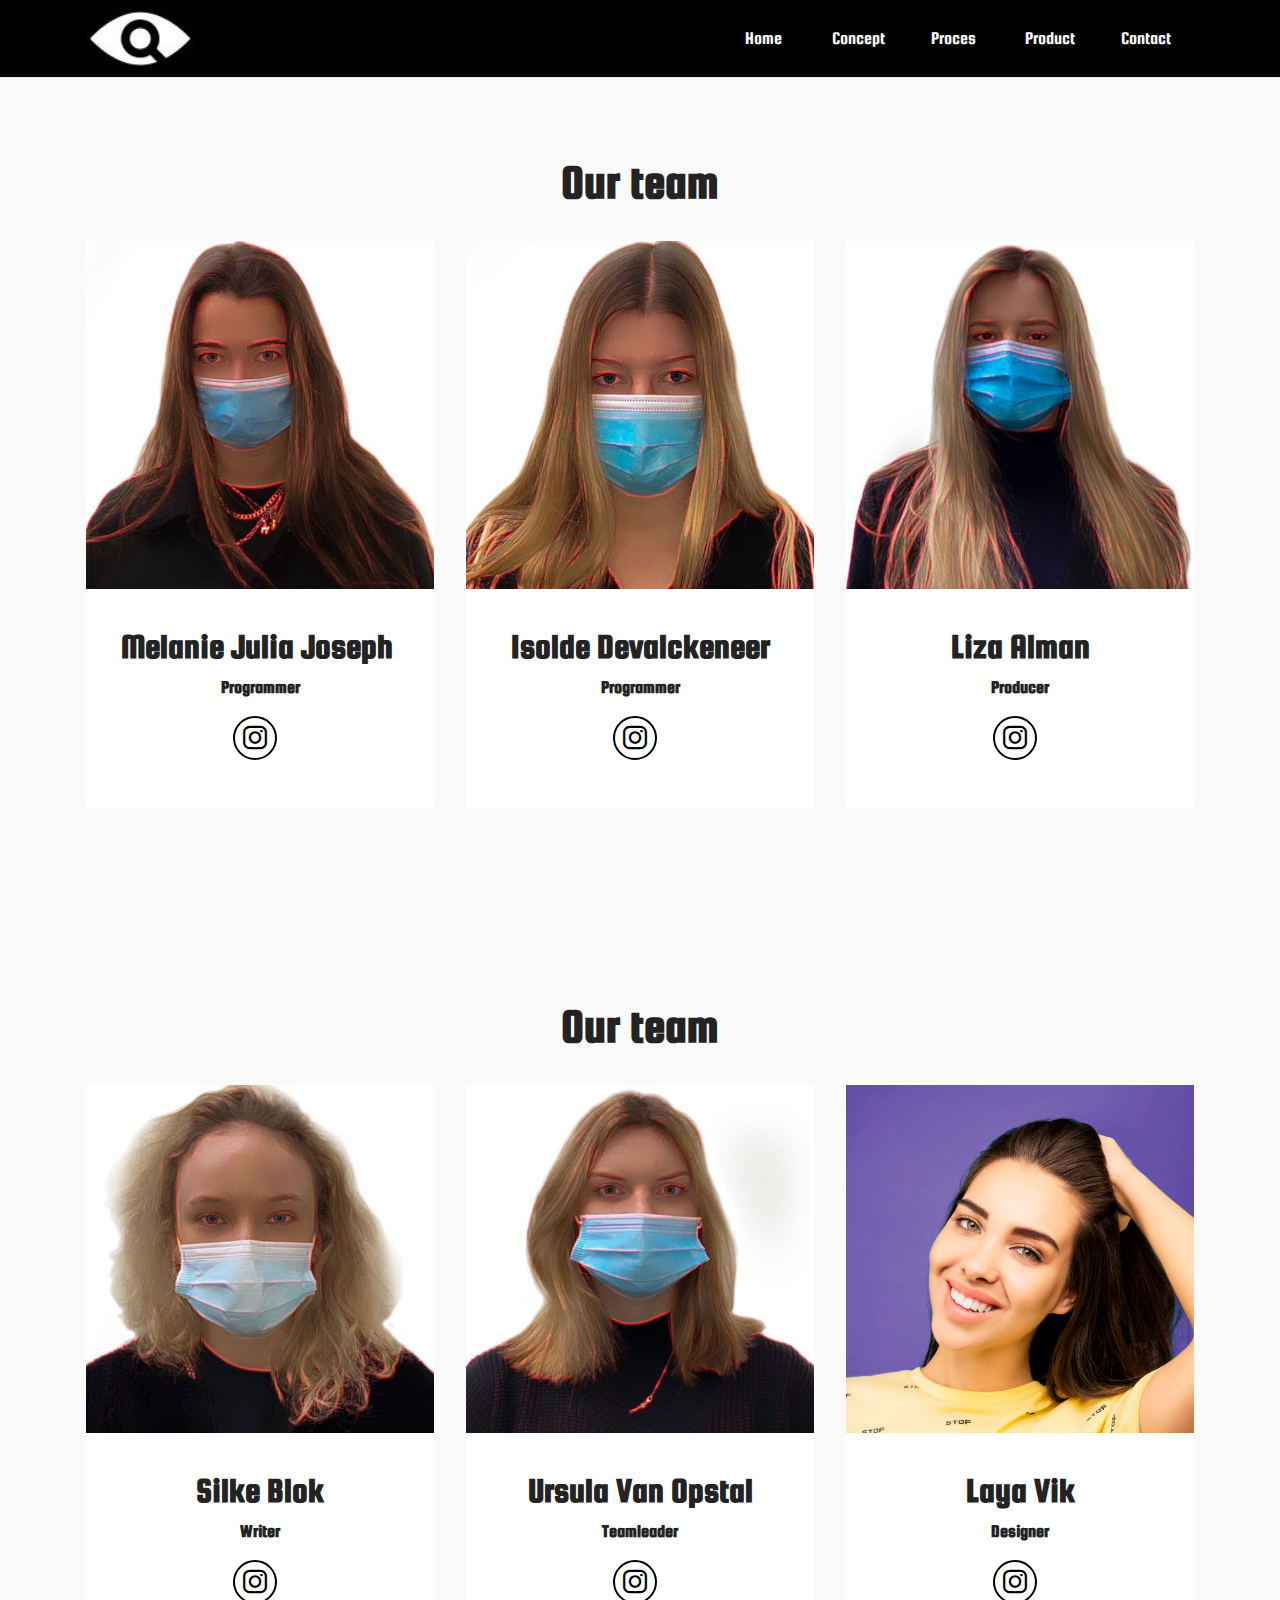
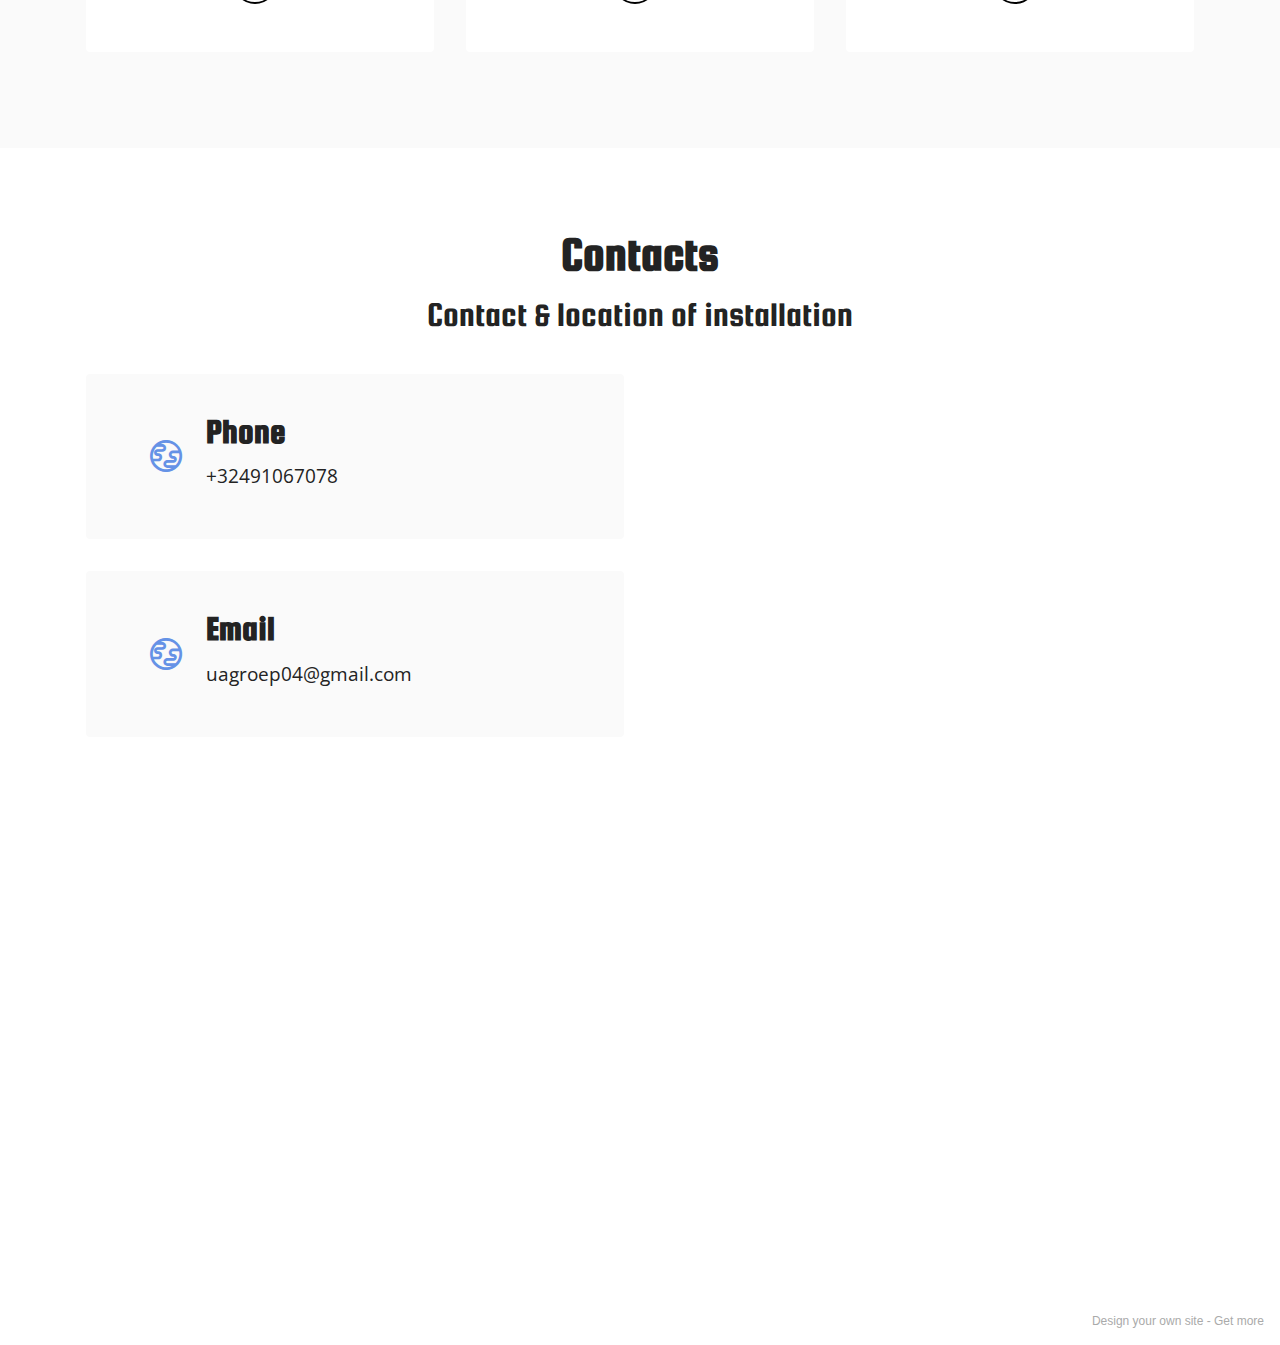
<file: page4.html>
<!DOCTYPE html>
<html  >
<head>
  <!-- Site made with Mobirise Website Builder v5.2.0, https://mobirise.com -->
  <meta charset="UTF-8">
  <meta http-equiv="X-UA-Compatible" content="IE=edge">
  <meta name="generator" content="Mobirise v5.2.0, mobirise.com">
  <meta name="viewport" content="width=device-width, initial-scale=1, minimum-scale=1">
  <link rel="shortcut icon" href="assets/images/logo-96x53.jpg" type="image/x-icon">
  <meta name="description" content="">
  
  
  <title>Contact</title>
  <link rel="stylesheet" href="assets/web/assets/mobirise-icons2/mobirise2.css">
  <link rel="stylesheet" href="assets/tether/tether.min.css">
  <link rel="stylesheet" href="assets/bootstrap/css/bootstrap.min.css">
  <link rel="stylesheet" href="assets/bootstrap/css/bootstrap-grid.min.css">
  <link rel="stylesheet" href="assets/bootstrap/css/bootstrap-reboot.min.css">
  <link rel="stylesheet" href="assets/dropdown/css/style.css">
  <link rel="stylesheet" href="assets/socicon/css/styles.css">
  <link rel="stylesheet" href="assets/theme/css/style.css">
  <link rel="preload" as="style" href="assets/mobirise/css/mbr-additional.css"><link rel="stylesheet" href="assets/mobirise/css/mbr-additional.css" type="text/css">
  
  
  
  
</head>
<body>
  
  <section class="menu cid-s48OLK6784" once="menu" id="menu1-p">
    
    <nav class="navbar navbar-dropdown navbar-fixed-top navbar-expand-lg">
        <div class="container">
            <div class="navbar-brand">
                <span class="navbar-logo">
                    <a href="https://mobiri.se">
                        <img src="assets/images/logo-96x53.jpg" alt="Mobirise" style="height: 3.8rem;">
                    </a>
                </span>
                <span class="navbar-caption-wrap"><a class="navbar-caption text-black display-7" href="https://mobiri.se"></a></span>
            </div>
            <button class="navbar-toggler" type="button" data-toggle="collapse" data-target="#navbarSupportedContent" aria-controls="navbarNavAltMarkup" aria-expanded="false" aria-label="Toggle navigation">
                <div class="hamburger">
                    <span></span>
                    <span></span>
                    <span></span>
                    <span></span>
                </div>
            </button>
            <div class="collapse navbar-collapse" id="navbarSupportedContent">
                <ul class="navbar-nav nav-dropdown nav-right" data-app-modern-menu="true"><li class="nav-item"><a class="nav-link link text-white display-4" href="index.html" aria-expanded="false">Home&nbsp;</a></li><li class="nav-item"><a class="nav-link link text-white display-4" href="page1.html">Concept</a></li><li class="nav-item"><a class="nav-link link text-white display-4" href="page2.html" aria-expanded="false">Proces&nbsp;</a></li><li class="nav-item"><a class="nav-link link text-white display-4" href="page3.html">Product</a></li><li class="nav-item"><a class="nav-link link text-white display-4" href="page4.html">Contact</a></li></ul>
                
                
            </div>
        </div>
    </nav>

</section>

<section class="team1 cid-si716neWSD" id="team1-19">
    

    
    <div class="container">
        <div class="row justify-content-center">
            <div class="col-12">
                <h3 class="mbr-section-title mbr-fonts-style align-center mb-4 display-2">
                    <strong>Our team</strong>
                </h3>
                
            </div>
            <div class="col-sm-6 col-lg-4">
                <div class="card-wrap">
                    <div class="image-wrap">
                        <img src="assets/images/img-7648-696x734.jpeg" alt="">
                    </div>
                    <div class="content-wrap">
                        <h5 class="mbr-section-title card-title mbr-fonts-style align-center m-0 display-5"><strong>Melanie Julia Joseph&nbsp;</strong></h5>
                        <h6 class="mbr-role mbr-fonts-style align-center mb-3 display-4">
                            <strong>Programmer</strong>
                        </h6>
                        
                        <div class="social-row display-7">
                            <div class="soc-item">
                                <a href="https://www.instagram.com/melaniejoseph_/" target="_blank">
                                    <span class="mbr-iconfont socicon-instagram socicon"></span>
                                </a>
                            </div>
                            
                            
                            
                            
                        </div>
                        
                    </div>
                </div>
            </div>

            <div class="col-sm-6 col-lg-4">
                <div class="card-wrap">
                    <div class="image-wrap">
                        <img src="assets/images/img-7649-692x858.jpeg" alt="">
                    </div>
                    <div class="content-wrap">
                        <h5 class="mbr-section-title card-title mbr-fonts-style align-center m-0 display-5"><strong>Isolde Devalckeneer</strong></h5>
                        <h6 class="mbr-role mbr-fonts-style align-center mb-3 display-4"><strong>Programmer</strong></h6>
                        
                        <div class="social-row display-7">
                            <div class="soc-item">
                                <a href="https://www.instagram.com/isoldedv_/" target="_blank">
                                    <span class="mbr-iconfont socicon-instagram socicon"></span>
                                </a>
                            </div>
                            
                            
                            
                            
                        </div>
                        
                    </div>
                </div>
            </div>

            <div class="col-sm-6 col-lg-4">
                <div class="card-wrap">
                    <div class="image-wrap">
                        <img src="assets/images/img-7647-696x721.jpeg" alt="">
                    </div>
                    <div class="content-wrap">
                        <h5 class="mbr-section-title card-title mbr-fonts-style align-center m-0 display-5"><strong>Liza Alman</strong></h5>
                        <h6 class="mbr-role mbr-fonts-style align-center mb-3 display-4"><strong>Producer</strong></h6>
                        
                        <div class="social-row display-7">
                            <div class="soc-item">
                                <a href="https://www.instagram.com/almanliza/" target="_blank">
                                    <span class="mbr-iconfont socicon-instagram socicon"></span>
                                </a>
                            </div>
                            
                            
                            
                            
                        </div>
                        
                    </div>
                </div>
            </div>

            
        </div>
    </div>
</section>

<section class="team1 cid-siFUWo81fQ" id="team1-1i">
    

    
    <div class="container">
        <div class="row justify-content-center">
            <div class="col-12">
                <h3 class="mbr-section-title mbr-fonts-style align-center mb-4 display-2">
                    <strong>Our team</strong>
                </h3>
                
            </div>
            <div class="col-sm-6 col-lg-4">
                <div class="card-wrap">
                    <div class="image-wrap">
                        <img src="assets/images/img-7646-696x932.jpeg" alt="">
                    </div>
                    <div class="content-wrap">
                        <h5 class="mbr-section-title card-title mbr-fonts-style align-center m-0 display-5"><strong>Silke Blok</strong></h5>
                        <h6 class="mbr-role mbr-fonts-style align-center mb-3 display-4"><strong>Writer</strong></h6>
                        
                        <div class="social-row display-7">
                            <div class="soc-item">
                                <a href="https://www.instagram.com/silke.blok/" target="_blank">
                                    <span class="mbr-iconfont socicon-instagram socicon"></span>
                                </a>
                            </div>
                            
                            
                            
                            
                        </div>
                        
                    </div>
                </div>
            </div>

            <div class="col-sm-6 col-lg-4">
                <div class="card-wrap">
                    <div class="image-wrap">
                        <img src="assets/images/img-7650-696x746.jpeg" alt="">
                    </div>
                    <div class="content-wrap">
                        <h5 class="mbr-section-title card-title mbr-fonts-style align-center m-0 display-5"><strong>Ursula Van Opstal</strong></h5>
                        <h6 class="mbr-role mbr-fonts-style align-center mb-3 display-4"><strong>Teamleader</strong></h6>
                        
                        <div class="social-row display-7">
                            <div class="soc-item">
                                <a href="https://www.instagram.com/ursulavanopstal/" target="_blank">
                                    <span class="mbr-iconfont socicon-instagram socicon"></span>
                                </a>
                            </div>
                            
                            
                            
                            
                        </div>
                        
                    </div>
                </div>
            </div>

            <div class="col-sm-6 col-lg-4">
                <div class="card-wrap">
                    <div class="image-wrap">
                        <img src="assets/images/team3.jpg">
                    </div>
                    <div class="content-wrap">
                        <h5 class="mbr-section-title card-title mbr-fonts-style align-center m-0 display-5"><strong>Laya Vik</strong></h5>
                        <h6 class="mbr-role mbr-fonts-style align-center mb-3 display-4"><strong>Designer</strong></h6>
                        
                        <div class="social-row display-7">
                            <div class="soc-item">
                                <a href="https://www.instagram.com/laya.vik/" target="_blank">
                                    <span class="mbr-iconfont socicon-instagram socicon"></span>
                                </a>
                            </div>
                            
                            
                            
                            
                        </div>
                        
                    </div>
                </div>
            </div>

            
        </div>
    </div>
</section>

<section class="contacts3 map1 cid-si71o3N1PW" id="contacts3-1a">

    
    
    <div class="container">
        <div class="mbr-section-head">
            <h3 class="mbr-section-title mbr-fonts-style align-center mb-0 display-2">
                <strong>Contacts</strong>
            </h3>
            <h4 class="mbr-section-subtitle mbr-fonts-style align-center mb-0 mt-2 display-5">
                Contact &amp; location of installation</h4>
        </div>
        <div class="row justify-content-center mt-4">
            <div class="card col-12 col-md-6">
                <div class="card-wrapper">
                    <div class="image-wrapper">
                        <span class="mbr-iconfont mobi-mbri-globe mobi-mbri"></span>
                    </div>
                    <div class="text-wrapper">
                        <h6 class="card-title mbr-fonts-style mb-1 display-5">
                            <strong>Phone</strong>
                        </h6>
                        <p class="mbr-text mbr-fonts-style display-7">+32491067078&nbsp; &nbsp; &nbsp; &nbsp; &nbsp; &nbsp; &nbsp; &nbsp; &nbsp; &nbsp; &nbsp; &nbsp; &nbsp;</p>
                    </div>
                </div>
                <div class="card-wrapper">
                    <div class="image-wrapper">
                        <span class="mbr-iconfont mobi-mbri-globe mobi-mbri"></span>
                    </div>
                    <div class="text-wrapper">
                        <h6 class="card-title mbr-fonts-style mb-1 display-5">
                            <strong>Email</strong>
                        </h6>
                        <p class="mbr-text mbr-fonts-style display-7">uagroep04@gmail.com&nbsp; &nbsp; &nbsp; &nbsp; &nbsp; &nbsp; &nbsp; &nbsp; &nbsp; &nbsp; &nbsp; &nbsp; &nbsp;</p>
                    </div>
                </div>
            </div>
            <div class="map-wrapper col-12 col-md-6">
                <div class="google-map"></div>
            </div>
        </div>
    </div>
</section>

<section class="map2 cid-siFVuwgEPV" id="map2-1j">
    
    
    <div>
        
        <div class="google-map"></div>
    </div>
</section><section style="background-color: #fff; font-family: -apple-system, BlinkMacSystemFont, 'Segoe UI', 'Roboto', 'Helvetica Neue', Arial, sans-serif; color:#aaa; font-size:12px; padding: 0; align-items: center; display: flex;"><a href="https://mobirise.site/c" style="flex: 1 1; height: 3rem; padding-left: 1rem;"></a><p style="flex: 0 0 auto; margin:0; padding-right:1rem;">Design your own site - <a href="https://mobirise.site/v" style="color:#aaa;">Get more</a></p></section><script src="assets/web/assets/jquery/jquery.min.js"></script>  <script src="assets/popper/popper.min.js"></script>  <script src="assets/tether/tether.min.js"></script>  <script src="assets/bootstrap/js/bootstrap.min.js"></script>  <script src="assets/smoothscroll/smooth-scroll.js"></script>  <script src="assets/dropdown/js/nav-dropdown.js"></script>  <script src="assets/dropdown/js/navbar-dropdown.js"></script>  <script src="assets/touchswipe/jquery.touch-swipe.min.js"></script>  <script src="assets/theme/js/script.js"></script>  
  
  
</body>
</html>
</file>
<file: assets/dropdown/css/style.css>
.navbar-dropdown {
  left: 0;
  padding: 0;
  position: absolute;
  right: 0;
  top: 0;
  transition: all 0.45s ease;
  z-index: 1030;
  background: #282828; }
  .navbar-dropdown .navbar-logo {
    margin-right: 0.8rem;
    transition: margin 0.3s ease-in-out;
    vertical-align: middle; }
    .navbar-dropdown .navbar-logo img {
      height: 3.125rem;
      transition: all 0.3s ease-in-out; }
    .navbar-dropdown .navbar-logo.mbr-iconfont {
      font-size: 3.125rem;
      line-height: 3.125rem; }
  .navbar-dropdown .navbar-caption {
    font-weight: 700;
    white-space: normal;
    vertical-align: -4px;
    line-height: 3.125rem !important; }
    .navbar-dropdown .navbar-caption, .navbar-dropdown .navbar-caption:hover {
      color: inherit;
      text-decoration: none; }
  .navbar-dropdown .mbr-iconfont + .navbar-caption {
    vertical-align: -1px; }
  .navbar-dropdown.navbar-fixed-top {
    position: fixed; }
  .navbar-dropdown .navbar-brand span {
    vertical-align: -4px; }
  .navbar-dropdown.bg-color.transparent {
    background: none; }
  .navbar-dropdown.navbar-short .navbar-brand {
    padding: 0.625rem 0; }
    .navbar-dropdown.navbar-short .navbar-brand span {
      vertical-align: -1px; }
  .navbar-dropdown.navbar-short .navbar-caption {
    line-height: 2.375rem !important;
    vertical-align: -2px; }
  .navbar-dropdown.navbar-short .navbar-logo {
    margin-right: 0.5rem; }
    .navbar-dropdown.navbar-short .navbar-logo img {
      height: 2.375rem; }
    .navbar-dropdown.navbar-short .navbar-logo.mbr-iconfont {
      font-size: 2.375rem;
      line-height: 2.375rem; }
  .navbar-dropdown.navbar-short .mbr-table-cell {
    height: 3.625rem; }
  .navbar-dropdown .navbar-close {
    left: 0.6875rem;
    position: fixed;
    top: 0.75rem;
    z-index: 1000; }
  .navbar-dropdown .hamburger-icon {
    content: "";
    display: inline-block;
    vertical-align: middle;
    width: 16px;
    -webkit-box-shadow: 0 -6px 0 1px #282828,0 0 0 1px #282828,0 6px 0 1px #282828;
    -moz-box-shadow: 0 -6px 0 1px #282828,0 0 0 1px #282828,0 6px 0 1px #282828;
    box-shadow: 0 -6px 0 1px #282828,0 0 0 1px #282828,0 6px 0 1px #282828; }

.dropdown-menu .dropdown-toggle[data-toggle="dropdown-submenu"]::after {
  border-bottom: 0.35em solid transparent;
  border-left: 0.35em solid;
  border-right: 0;
  border-top: 0.35em solid transparent;
  margin-left: 0.3rem; }

.dropdown-menu .dropdown-item:focus {
  outline: 0; }

.nav-dropdown {
  font-size: 0.75rem;
  font-weight: 500;
  height: auto !important; }
  .nav-dropdown .nav-btn {
    padding-left: 1rem; }
  .nav-dropdown .link {
    margin: .667em 1.667em;
    font-weight: 500;
    padding: 0;
    transition: color .2s ease-in-out; }
    .nav-dropdown .link.dropdown-toggle {
      margin-right: 2.583em; }
      .nav-dropdown .link.dropdown-toggle::after {
        margin-left: .25rem;
        border-top: 0.35em solid;
        border-right: 0.35em solid transparent;
        border-left: 0.35em solid transparent;
        border-bottom: 0; }
      .nav-dropdown .link.dropdown-toggle[aria-expanded="true"] {
        margin: 0;
        padding: 0.667em 3.263em  0.667em 1.667em; }
  .nav-dropdown .link::after,
  .nav-dropdown .dropdown-item::after {
    color: inherit; }
  .nav-dropdown .btn {
    font-size: 0.75rem;
    font-weight: 700;
    letter-spacing: 0;
    margin-bottom: 0;
    padding-left: 1.25rem;
    padding-right: 1.25rem; }
  .nav-dropdown .dropdown-menu {
    border-radius: 0;
    border: 0;
    left: 0;
    margin: 0;
    padding-bottom: 1.25rem;
    padding-top: 1.25rem;
    position: relative; }
  .nav-dropdown .dropdown-submenu {
    margin-left: 0.125rem;
    top: 0; }
  .nav-dropdown .dropdown-item {
    font-weight: 500;
    line-height: 2;
    padding: 0.3846em 4.615em 0.3846em 1.5385em;
    position: relative;
    transition: color .2s ease-in-out, background-color .2s ease-in-out; }
    .nav-dropdown .dropdown-item::after {
      margin-top: -0.3077em;
      position: absolute;
      right: 1.1538em;
      top: 50%; }
    .nav-dropdown .dropdown-item:focus, .nav-dropdown .dropdown-item:hover {
      background: none; }

@media (max-width: 767px) {
  .nav-dropdown.navbar-toggleable-sm {
    bottom: 0;
    display: none;
    left: 0;
    overflow-x: hidden;
    position: fixed;
    top: 0;
    transform: translateX(-100%);
    -ms-transform: translateX(-100%);
    -webkit-transform: translateX(-100%);
    width: 18.75rem;
    z-index: 999; } }
.nav-dropdown.navbar-toggleable-xl {
  bottom: 0;
  display: none;
  left: 0;
  overflow-x: hidden;
  position: fixed;
  top: 0;
  transform: translateX(-100%);
  -ms-transform: translateX(-100%);
  -webkit-transform: translateX(-100%);
  width: 18.75rem;
  z-index: 999; }

.nav-dropdown-sm {
  display: block !important;
  overflow-x: hidden;
  overflow: auto;
  padding-top: 3.875rem; }
  .nav-dropdown-sm::after {
    content: "";
    display: block;
    height: 3rem;
    width: 100%; }
  .nav-dropdown-sm.collapse.in ~ .navbar-close {
    display: block !important; }
  .nav-dropdown-sm.collapsing, .nav-dropdown-sm.collapse.in {
    transform: translateX(0);
    -ms-transform: translateX(0);
    -webkit-transform: translateX(0);
    transition: all 0.25s ease-out;
    -webkit-transition: all 0.25s ease-out;
    background: #282828; }
  .nav-dropdown-sm.collapsing[aria-expanded="false"] {
    transform: translateX(-100%);
    -ms-transform: translateX(-100%);
    -webkit-transform: translateX(-100%); }
  .nav-dropdown-sm .nav-item {
    display: block;
    margin-left: 0 !important;
    padding-left: 0; }
  .nav-dropdown-sm .link,
  .nav-dropdown-sm .dropdown-item {
    border-top: 1px dotted rgba(255, 255, 255, 0.1);
    font-size: 0.8125rem;
    line-height: 1.6;
    margin: 0 !important;
    padding: 0.875rem 2.4rem 0.875rem 1.5625rem !important;
    position: relative;
    white-space: normal; }
    .nav-dropdown-sm .link:focus, .nav-dropdown-sm .link:hover,
    .nav-dropdown-sm .dropdown-item:focus,
    .nav-dropdown-sm .dropdown-item:hover {
      background: rgba(0, 0, 0, 0.2) !important;
      color: #c0a375; }
  .nav-dropdown-sm .nav-btn {
    position: relative;
    padding: 1.5625rem 1.5625rem 0 1.5625rem; }
    .nav-dropdown-sm .nav-btn::before {
      border-top: 1px dotted rgba(255, 255, 255, 0.1);
      content: "";
      left: 0;
      position: absolute;
      top: 0;
      width: 100%; }
    .nav-dropdown-sm .nav-btn + .nav-btn {
      padding-top: 0.625rem; }
      .nav-dropdown-sm .nav-btn + .nav-btn::before {
        display: none; }
  .nav-dropdown-sm .btn {
    padding: 0.625rem 0; }
  .nav-dropdown-sm .dropdown-toggle[data-toggle="dropdown-submenu"]::after {
    margin-left: .25rem;
    border-top: 0.35em solid;
    border-right: 0.35em solid transparent;
    border-left: 0.35em solid transparent;
    border-bottom: 0; }
  .nav-dropdown-sm .dropdown-toggle[data-toggle="dropdown-submenu"][aria-expanded="true"]::after {
    border-top: 0;
    border-right: 0.35em solid transparent;
    border-left: 0.35em solid transparent;
    border-bottom: 0.35em solid; }
  .nav-dropdown-sm .dropdown-menu {
    margin: 0;
    padding: 0;
    position: relative;
    top: 0;
    left: 0;
    width: 100%;
    border: 0;
    float: none;
    border-radius: 0;
    background: none; }
  .nav-dropdown-sm .dropdown-submenu {
    left: 100%;
    margin-left: 0.125rem;
    margin-top: -1.25rem;
    top: 0; }

.navbar-toggleable-sm .nav-dropdown .dropdown-menu {
  position: absolute; }

.navbar-toggleable-sm .nav-dropdown .dropdown-submenu {
  left: 100%;
  margin-left: 0.125rem;
  margin-top: -1.25rem;
  top: 0; }

.navbar-toggleable-sm.opened .nav-dropdown .dropdown-menu {
  position: relative; }

.navbar-toggleable-sm.opened .nav-dropdown .dropdown-submenu {
  left: 0;
  margin-left: 00rem;
  margin-top: 0rem;
  top: 0; }

.is-builder .nav-dropdown.collapsing {
  transition: none !important; }

/*# sourceMappingURL=style.css.map */
</file>
<file: assets/socicon/css/styles.css>
@charset "UTF-8";

@font-face {
  font-family: 'Socicon';
  src:  url('../fonts/socicon.eot');
  src:  url('../fonts/socicon.eot?#iefix') format('embedded-opentype'),
    url('../fonts/socicon.woff2') format('woff2'),
    url('../fonts/socicon.ttf') format('truetype'),
    url('../fonts/socicon.woff') format('woff'),
    url('../fonts/socicon.svg#socicon') format('svg');
  font-weight: normal;
  font-style: normal;
}

[data-icon]:before {
  font-family: "socicon" !important;
  content: attr(data-icon);
  font-style: normal !important;
  font-weight: normal !important;
  font-variant: normal !important;
  text-transform: none !important;
  speak: none;
  line-height: 1;
  -webkit-font-smoothing: antialiased;
  -moz-osx-font-smoothing: grayscale;
}

[class^="socicon-"], [class*=" socicon-"] {
  /* use !important to prevent issues with browser extensions that change fonts */
  font-family: 'Socicon' !important;
  speak: none;
  font-style: normal;
  font-weight: normal;
  font-variant: normal;
  text-transform: none;
  line-height: 1;

  /* Better Font Rendering =========== */
  -webkit-font-smoothing: antialiased;
  -moz-osx-font-smoothing: grayscale;
}

.socicon-eitaa:before {
  content: "\e97c";
}
.socicon-soroush:before {
  content: "\e97d";
}
.socicon-bale:before {
  content: "\e97e";
}
.socicon-zazzle:before {
  content: "\e97b";
}
.socicon-society6:before {
  content: "\e97a";
}
.socicon-redbubble:before {
  content: "\e979";
}
.socicon-avvo:before {
  content: "\e978";
}
.socicon-stitcher:before {
  content: "\e977";
}
.socicon-googlehangouts:before {
  content: "\e974";
}
.socicon-dlive:before {
  content: "\e975";
}
.socicon-vsco:before {
  content: "\e976";
}
.socicon-flipboard:before {
  content: "\e973";
}
.socicon-ubuntu:before {
  content: "\e958";
}
.socicon-artstation:before {
  content: "\e959";
}
.socicon-invision:before {
  content: "\e95a";
}
.socicon-torial:before {
  content: "\e95b";
}
.socicon-collectorz:before {
  content: "\e95c";
}
.socicon-seenthis:before {
  content: "\e95d";
}
.socicon-googleplaymusic:before {
  content: "\e95e";
}
.socicon-debian:before {
  content: "\e95f";
}
.socicon-filmfreeway:before {
  content: "\e960";
}
.socicon-gnome:before {
  content: "\e961";
}
.socicon-itchio:before {
  content: "\e962";
}
.socicon-jamendo:before {
  content: "\e963";
}
.socicon-mix:before {
  content: "\e964";
}
.socicon-sharepoint:before {
  content: "\e965";
}
.socicon-tinder:before {
  content: "\e966";
}
.socicon-windguru:before {
  content: "\e967";
}
.socicon-cdbaby:before {
  content: "\e968";
}
.socicon-elementaryos:before {
  content: "\e969";
}
.socicon-stage32:before {
  content: "\e96a";
}
.socicon-tiktok:before {
  content: "\e96b";
}
.socicon-gitter:before {
  content: "\e96c";
}
.socicon-letterboxd:before {
  content: "\e96d";
}
.socicon-threema:before {
  content: "\e96e";
}
.socicon-splice:before {
  content: "\e96f";
}
.socicon-metapop:before {
  content: "\e970";
}
.socicon-naver:before {
  content: "\e971";
}
.socicon-remote:before {
  content: "\e972";
}
.socicon-internet:before {
  content: "\e957";
}
.socicon-moddb:before {
  content: "\e94b";
}
.socicon-indiedb:before {
  content: "\e94c";
}
.socicon-traxsource:before {
  content: "\e94d";
}
.socicon-gamefor:before {
  content: "\e94e";
}
.socicon-pixiv:before {
  content: "\e94f";
}
.socicon-myanimelist:before {
  content: "\e950";
}
.socicon-blackberry:before {
  content: "\e951";
}
.socicon-wickr:before {
  content: "\e952";
}
.socicon-spip:before {
  content: "\e953";
}
.socicon-napster:before {
  content: "\e954";
}
.socicon-beatport:before {
  content: "\e955";
}
.socicon-hackerone:before {
  content: "\e956";
}
.socicon-hackernews:before {
  content: "\e946";
}
.socicon-smashwords:before {
  content: "\e947";
}
.socicon-kobo:before {
  content: "\e948";
}
.socicon-bookbub:before {
  content: "\e949";
}
.socicon-mailru:before {
  content: "\e94a";
}
.socicon-gitlab:before {
  content: "\e945";
}
.socicon-instructables:before {
  content: "\e944";
}
.socicon-portfolio:before {
  content: "\e943";
}
.socicon-codered:before {
  content: "\e940";
}
.socicon-origin:before {
  content: "\e941";
}
.socicon-nextdoor:before {
  content: "\e942";
}
.socicon-udemy:before {
  content: "\e93f";
}
.socicon-livemaster:before {
  content: "\e93e";
}
.socicon-crunchbase:before {
  content: "\e93b";
}
.socicon-homefy:before {
  content: "\e93c";
}
.socicon-calendly:before {
  content: "\e93d";
}
.socicon-realtor:before {
  content: "\e90f";
}
.socicon-tidal:before {
  content: "\e910";
}
.socicon-qobuz:before {
  content: "\e911";
}
.socicon-natgeo:before {
  content: "\e912";
}
.socicon-mastodon:before {
  content: "\e913";
}
.socicon-unsplash:before {
  content: "\e914";
}
.socicon-homeadvisor:before {
  content: "\e915";
}
.socicon-angieslist:before {
  content: "\e916";
}
.socicon-codepen:before {
  content: "\e917";
}
.socicon-slack:before {
  content: "\e918";
}
.socicon-openaigym:before {
  content: "\e919";
}
.socicon-logmein:before {
  content: "\e91a";
}
.socicon-fiverr:before {
  content: "\e91b";
}
.socicon-gotomeeting:before {
  content: "\e91c";
}
.socicon-aliexpress:before {
  content: "\e91d";
}
.socicon-guru:before {
  content: "\e91e";
}
.socicon-appstore:before {
  content: "\e91f";
}
.socicon-homes:before {
  content: "\e920";
}
.socicon-zoom:before {
  content: "\e921";
}
.socicon-alibaba:before {
  content: "\e922";
}
.socicon-craigslist:before {
  content: "\e923";
}
.socicon-wix:before {
  content: "\e924";
}
.socicon-redfin:before {
  content: "\e925";
}
.socicon-googlecalendar:before {
  content: "\e926";
}
.socicon-shopify:before {
  content: "\e927";
}
.socicon-freelancer:before {
  content: "\e928";
}
.socicon-seedrs:before {
  content: "\e929";
}
.socicon-bing:before {
  content: "\e92a";
}
.socicon-doodle:before {
  content: "\e92b";
}
.socicon-bonanza:before {
  content: "\e92c";
}
.socicon-squarespace:before {
  content: "\e92d";
}
.socicon-toptal:before {
  content: "\e92e";
}
.socicon-gust:before {
  content: "\e92f";
}
.socicon-ask:before {
  content: "\e930";
}
.socicon-trulia:before {
  content: "\e931";
}
.socicon-loomly:before {
  content: "\e932";
}
.socicon-ghost:before {
  content: "\e933";
}
.socicon-upwork:before {
  content: "\e934";
}
.socicon-fundable:before {
  content: "\e935";
}
.socicon-booking:before {
  content: "\e936";
}
.socicon-googlemaps:before {
  content: "\e937";
}
.socicon-zillow:before {
  content: "\e938";
}
.socicon-niconico:before {
  content: "\e939";
}
.socicon-toneden:before {
  content: "\e93a";
}
.socicon-augment:before {
  content: "\e908";
}
.socicon-bitbucket:before {
  content: "\e909";
}
.socicon-fyuse:before {
  content: "\e90a";
}
.socicon-yt-gaming:before {
  content: "\e90b";
}
.socicon-sketchfab:before {
  content: "\e90c";
}
.socicon-mobcrush:before {
  content: "\e90d";
}
.socicon-microsoft:before {
  content: "\e90e";
}
.socicon-pandora:before {
  content: "\e907";
}
.socicon-messenger:before {
  content: "\e906";
}
.socicon-gamewisp:before {
  content: "\e905";
}
.socicon-bloglovin:before {
  content: "\e904";
}
.socicon-tunein:before {
  content: "\e903";
}
.socicon-gamejolt:before {
  content: "\e901";
}
.socicon-trello:before {
  content: "\e902";
}
.socicon-spreadshirt:before {
  content: "\e900";
}
.socicon-500px:before {
  content: "\e000";
}
.socicon-8tracks:before {
  content: "\e001";
}
.socicon-airbnb:before {
  content: "\e002";
}
.socicon-alliance:before {
  content: "\e003";
}
.socicon-amazon:before {
  content: "\e004";
}
.socicon-amplement:before {
  content: "\e005";
}
.socicon-android:before {
  content: "\e006";
}
.socicon-angellist:before {
  content: "\e007";
}
.socicon-apple:before {
  content: "\e008";
}
.socicon-appnet:before {
  content: "\e009";
}
.socicon-baidu:before {
  content: "\e00a";
}
.socicon-bandcamp:before {
  content: "\e00b";
}
.socicon-battlenet:before {
  content: "\e00c";
}
.socicon-mixer:before {
  content: "\e00d";
}
.socicon-bebee:before {
  content: "\e00e";
}
.socicon-bebo:before {
  content: "\e00f";
}
.socicon-behance:before {
  content: "\e010";
}
.socicon-blizzard:before {
  content: "\e011";
}
.socicon-blogger:before {
  content: "\e012";
}
.socicon-buffer:before {
  content: "\e013";
}
.socicon-chrome:before {
  content: "\e014";
}
.socicon-coderwall:before {
  content: "\e015";
}
.socicon-curse:before {
  content: "\e016";
}
.socicon-dailymotion:before {
  content: "\e017";
}
.socicon-deezer:before {
  content: "\e018";
}
.socicon-delicious:before {
  content: "\e019";
}
.socicon-deviantart:before {
  content: "\e01a";
}
.socicon-diablo:before {
  content: "\e01b";
}
.socicon-digg:before {
  content: "\e01c";
}
.socicon-discord:before {
  content: "\e01d";
}
.socicon-disqus:before {
  content: "\e01e";
}
.socicon-douban:before {
  content: "\e01f";
}
.socicon-draugiem:before {
  content: "\e020";
}
.socicon-dribbble:before {
  content: "\e021";
}
.socicon-drupal:before {
  content: "\e022";
}
.socicon-ebay:before {
  content: "\e023";
}
.socicon-ello:before {
  content: "\e024";
}
.socicon-endomodo:before {
  content: "\e025";
}
.socicon-envato:before {
  content: "\e026";
}
.socicon-etsy:before {
  content: "\e027";
}
.socicon-facebook:before {
  content: "\e028";
}
.socicon-feedburner:before {
  content: "\e029";
}
.socicon-filmweb:before {
  content: "\e02a";
}
.socicon-firefox:before {
  content: "\e02b";
}
.socicon-flattr:before {
  content: "\e02c";
}
.socicon-flickr:before {
  content: "\e02d";
}
.socicon-formulr:before {
  content: "\e02e";
}
.socicon-forrst:before {
  content: "\e02f";
}
.socicon-foursquare:before {
  content: "\e030";
}
.socicon-friendfeed:before {
  content: "\e031";
}
.socicon-github:before {
  content: "\e032";
}
.socicon-goodreads:before {
  content: "\e033";
}
.socicon-google:before {
  content: "\e034";
}
.socicon-googlescholar:before {
  content: "\e035";
}
.socicon-googlegroups:before {
  content: "\e036";
}
.socicon-googlephotos:before {
  content: "\e037";
}
.socicon-googleplus:before {
  content: "\e038";
}
.socicon-grooveshark:before {
  content: "\e039";
}
.socicon-hackerrank:before {
  content: "\e03a";
}
.socicon-hearthstone:before {
  content: "\e03b";
}
.socicon-hellocoton:before {
  content: "\e03c";
}
.socicon-heroes:before {
  content: "\e03d";
}
.socicon-smashcast:before {
  content: "\e03e";
}
.socicon-horde:before {
  content: "\e03f";
}
.socicon-houzz:before {
  content: "\e040";
}
.socicon-icq:before {
  content: "\e041";
}
.socicon-identica:before {
  content: "\e042";
}
.socicon-imdb:before {
  content: "\e043";
}
.socicon-instagram:before {
  content: "\e044";
}
.socicon-issuu:before {
  content: "\e045";
}
.socicon-istock:before {
  content: "\e046";
}
.socicon-itunes:before {
  content: "\e047";
}
.socicon-keybase:before {
  content: "\e048";
}
.socicon-lanyrd:before {
  content: "\e049";
}
.socicon-lastfm:before {
  content: "\e04a";
}
.socicon-line:before {
  content: "\e04b";
}
.socicon-linkedin:before {
  content: "\e04c";
}
.socicon-livejournal:before {
  content: "\e04d";
}
.socicon-lyft:before {
  content: "\e04e";
}
.socicon-macos:before {
  content: "\e04f";
}
.socicon-mail:before {
  content: "\e050";
}
.socicon-medium:before {
  content: "\e051";
}
.socicon-meetup:before {
  content: "\e052";
}
.socicon-mixcloud:before {
  content: "\e053";
}
.socicon-modelmayhem:before {
  content: "\e054";
}
.socicon-mumble:before {
  content: "\e055";
}
.socicon-myspace:before {
  content: "\e056";
}
.socicon-newsvine:before {
  content: "\e057";
}
.socicon-nintendo:before {
  content: "\e058";
}
.socicon-npm:before {
  content: "\e059";
}
.socicon-odnoklassniki:before {
  content: "\e05a";
}
.socicon-openid:before {
  content: "\e05b";
}
.socicon-opera:before {
  content: "\e05c";
}
.socicon-outlook:before {
  content: "\e05d";
}
.socicon-overwatch:before {
  content: "\e05e";
}
.socicon-patreon:before {
  content: "\e05f";
}
.socicon-paypal:before {
  content: "\e060";
}
.socicon-periscope:before {
  content: "\e061";
}
.socicon-persona:before {
  content: "\e062";
}
.socicon-pinterest:before {
  content: "\e063";
}
.socicon-play:before {
  content: "\e064";
}
.socicon-player:before {
  content: "\e065";
}
.socicon-playstation:before {
  content: "\e066";
}
.socicon-pocket:before {
  content: "\e067";
}
.socicon-qq:before {
  content: "\e068";
}
.socicon-quora:before {
  content: "\e069";
}
.socicon-raidcall:before {
  content: "\e06a";
}
.socicon-ravelry:before {
  content: "\e06b";
}
.socicon-reddit:before {
  content: "\e06c";
}
.socicon-renren:before {
  content: "\e06d";
}
.socicon-researchgate:before {
  content: "\e06e";
}
.socicon-residentadvisor:before {
  content: "\e06f";
}
.socicon-reverbnation:before {
  content: "\e070";
}
.socicon-rss:before {
  content: "\e071";
}
.socicon-sharethis:before {
  content: "\e072";
}
.socicon-skype:before {
  content: "\e073";
}
.socicon-slideshare:before {
  content: "\e074";
}
.socicon-smugmug:before {
  content: "\e075";
}
.socicon-snapchat:before {
  content: "\e076";
}
.socicon-songkick:before {
  content: "\e077";
}
.socicon-soundcloud:before {
  content: "\e078";
}
.socicon-spotify:before {
  content: "\e079";
}
.socicon-stackexchange:before {
  content: "\e07a";
}
.socicon-stackoverflow:before {
  content: "\e07b";
}
.socicon-starcraft:before {
  content: "\e07c";
}
.socicon-stayfriends:before {
  content: "\e07d";
}
.socicon-steam:before {
  content: "\e07e";
}
.socicon-storehouse:before {
  content: "\e07f";
}
.socicon-strava:before {
  content: "\e080";
}
.socicon-streamjar:before {
  content: "\e081";
}
.socicon-stumbleupon:before {
  content: "\e082";
}
.socicon-swarm:before {
  content: "\e083";
}
.socicon-teamspeak:before {
  content: "\e084";
}
.socicon-teamviewer:before {
  content: "\e085";
}
.socicon-technorati:before {
  content: "\e086";
}
.socicon-telegram:before {
  content: "\e087";
}
.socicon-tripadvisor:before {
  content: "\e088";
}
.socicon-tripit:before {
  content: "\e089";
}
.socicon-triplej:before {
  content: "\e08a";
}
.socicon-tumblr:before {
  content: "\e08b";
}
.socicon-twitch:before {
  content: "\e08c";
}
.socicon-twitter:before {
  content: "\e08d";
}
.socicon-uber:before {
  content: "\e08e";
}
.socicon-ventrilo:before {
  content: "\e08f";
}
.socicon-viadeo:before {
  content: "\e090";
}
.socicon-viber:before {
  content: "\e091";
}
.socicon-viewbug:before {
  content: "\e092";
}
.socicon-vimeo:before {
  content: "\e093";
}
.socicon-vine:before {
  content: "\e094";
}
.socicon-vkontakte:before {
  content: "\e095";
}
.socicon-warcraft:before {
  content: "\e096";
}
.socicon-wechat:before {
  content: "\e097";
}
.socicon-weibo:before {
  content: "\e098";
}
.socicon-whatsapp:before {
  content: "\e099";
}
.socicon-wikipedia:before {
  content: "\e09a";
}
.socicon-windows:before {
  content: "\e09b";
}
.socicon-wordpress:before {
  content: "\e09c";
}
.socicon-wykop:before {
  content: "\e09d";
}
.socicon-xbox:before {
  content: "\e09e";
}
.socicon-xing:before {
  content: "\e09f";
}
.socicon-yahoo:before {
  content: "\e0a0";
}
.socicon-yammer:before {
  content: "\e0a1";
}
.socicon-yandex:before {
  content: "\e0a2";
}
.socicon-yelp:before {
  content: "\e0a3";
}
.socicon-younow:before {
  content: "\e0a4";
}
.socicon-youtube:before {
  content: "\e0a5";
}
.socicon-zapier:before {
  content: "\e0a6";
}
.socicon-zerply:before {
  content: "\e0a7";
}
.socicon-zomato:before {
  content: "\e0a8";
}
.socicon-zynga:before {
  content: "\e0a9";
}
</file>
<file: assets/theme/css/style.css>
section {
  background-color: #ffffff;
}

body {
  font-style: normal;
  line-height: 1.5;
  font-weight: 400;
  color: #232323;
  position: relative;
}

section,
.container,
.container-fluid {
  position: relative;
  word-wrap: break-word;
}

a.mbr-iconfont:hover {
  text-decoration: none;
}

.article .lead p,
.article .lead ul,
.article .lead ol,
.article .lead pre,
.article .lead blockquote {
  margin-bottom: 0;
}

a {
  font-style: normal;
  font-weight: 400;
  cursor: pointer;
}

a, a:hover {
  text-decoration: none;
}

.mbr-section-title {
  font-style: normal;
  line-height: 1.3;
}

.mbr-section-subtitle {
  line-height: 1.3;
}

.mbr-text {
  font-style: normal;
  line-height: 1.7;
}

h1,
h2,
h3,
h4,
h5,
h6,
.display-1,
.display-2,
.display-4,
.display-5,
.display-7,
span,
p,
a {
  line-height: 1;
  word-break: break-word;
  word-wrap: break-word;
  font-weight: 400;
}

b,
strong {
  font-weight: bold;
}

input:-webkit-autofill, input:-webkit-autofill:hover, input:-webkit-autofill:focus, input:-webkit-autofill:active {
  -webkit-transition-delay: 9999s;
          transition-delay: 9999s;
  -webkit-transition-property: background-color, color;
  transition-property: background-color, color;
}

textarea[type="hidden"] {
  display: none;
}

section {
  background-position: 50% 50%;
  background-repeat: no-repeat;
  background-size: cover;
}

section .mbr-background-video,
section .mbr-background-video-preview {
  position: absolute;
  bottom: 0;
  left: 0;
  right: 0;
  top: 0;
}

.hidden {
  visibility: hidden;
}

.mbr-z-index20 {
  z-index: 20;
}

/*! Base colors */
.mbr-white {
  color: #ffffff;
}

.mbr-black {
  color: #111111;
}

.mbr-bg-white {
  background-color: #ffffff;
}

.mbr-bg-black {
  background-color: #000000;
}

/*! Text-aligns */
.align-left {
  text-align: left;
}

.align-center {
  text-align: center;
}

.align-right {
  text-align: right;
}

/*! Font-weight  */
.mbr-light {
  font-weight: 300;
}

.mbr-regular {
  font-weight: 400;
}

.mbr-semibold {
  font-weight: 500;
}

.mbr-bold {
  font-weight: 700;
}

/*! Media  */
.media-content {
  -ms-flex-preferred-size: 100%;
      flex-basis: 100%;
}

.media-container-row {
  display: -webkit-box;
  display: -ms-flexbox;
  display: flex;
  -webkit-box-orient: horizontal;
  -webkit-box-direction: normal;
      -ms-flex-direction: row;
          flex-direction: row;
  -ms-flex-wrap: wrap;
      flex-wrap: wrap;
  -webkit-box-pack: center;
      -ms-flex-pack: center;
          justify-content: center;
  -ms-flex-line-pack: center;
      align-content: center;
  -webkit-box-align: start;
      -ms-flex-align: start;
          align-items: start;
}

.media-container-row .media-size-item {
  width: 400px;
}

.media-container-column {
  display: -webkit-box;
  display: -ms-flexbox;
  display: flex;
  -webkit-box-orient: vertical;
  -webkit-box-direction: normal;
      -ms-flex-direction: column;
          flex-direction: column;
  -ms-flex-wrap: wrap;
      flex-wrap: wrap;
  -webkit-box-pack: center;
      -ms-flex-pack: center;
          justify-content: center;
  -ms-flex-line-pack: center;
      align-content: center;
  -webkit-box-align: stretch;
      -ms-flex-align: stretch;
          align-items: stretch;
}

.media-container-column > * {
  width: 100%;
}

@media (min-width: 992px) {
  .media-container-row {
    -ms-flex-wrap: nowrap;
        flex-wrap: nowrap;
  }
}

figure {
  margin-bottom: 0;
  overflow: hidden;
}

figure[mbr-media-size] {
  -webkit-transition: width 0.1s;
  transition: width 0.1s;
}

img,
iframe {
  display: block;
  width: 100%;
}

.card {
  background-color: transparent;
  border: none;
}

.card-box {
  width: 100%;
}

.card-img {
  text-align: center;
  -ms-flex-negative: 0;
      flex-shrink: 0;
  -webkit-flex-shrink: 0;
}

.media {
  max-width: 100%;
  margin: 0 auto;
}

.mbr-figure {
  -ms-flex-item-align: center;
      -ms-grid-row-align: center;
      align-self: center;
}

.media-container > div {
  max-width: 100%;
}

.mbr-figure img,
.card-img img {
  width: 100%;
}

@media (max-width: 991px) {
  .media-size-item {
    width: auto !important;
  }
  .media {
    width: auto;
  }
  .mbr-figure {
    width: 100% !important;
  }
}

/*! Buttons */
.mbr-section-btn {
  margin-left: -0.6rem;
  margin-right: -0.6rem;
  font-size: 0;
}

.btn {
  font-weight: 600;
  border-width: 1px;
  font-style: normal;
  margin: 0.6rem 0.6rem;
  white-space: normal;
  -webkit-transition: all 0.2s ease-in-out;
  transition: all 0.2s ease-in-out;
  display: -webkit-inline-box;
  display: -ms-inline-flexbox;
  display: inline-flex;
  -webkit-box-align: center;
      -ms-flex-align: center;
          align-items: center;
  -webkit-box-pack: center;
      -ms-flex-pack: center;
          justify-content: center;
  word-break: break-word;
}

.btn-sm {
  font-weight: 600;
  letter-spacing: 0px;
  -webkit-transition: all 0.3s ease-in-out;
  transition: all 0.3s ease-in-out;
}

.btn-md {
  font-weight: 600;
  letter-spacing: 0px;
  -webkit-transition: all 0.3s ease-in-out;
  transition: all 0.3s ease-in-out;
}

.btn-lg {
  font-weight: 600;
  letter-spacing: 0px;
  -webkit-transition: all 0.3s ease-in-out;
  transition: all 0.3s ease-in-out;
}

.btn-form {
  margin: 0;
}

.btn-form:hover {
  cursor: pointer;
}

nav .mbr-section-btn {
  margin-left: 0rem;
  margin-right: 0rem;
}

/*! Btn icon margin */
.btn .mbr-iconfont,
.btn.btn-sm .mbr-iconfont {
  -webkit-box-ordinal-group: 2;
      -ms-flex-order: 1;
          order: 1;
  cursor: pointer;
  margin-left: 0.5rem;
  vertical-align: sub;
}

.btn.btn-md .mbr-iconfont,
.btn.btn-md .mbr-iconfont {
  margin-left: 0.8rem;
}

.mbr-regular {
  font-weight: 400;
}

.mbr-semibold {
  font-weight: 500;
}

.mbr-bold {
  font-weight: 700;
}

[type="submit"] {
  -webkit-appearance: none;
}

/*! Full-screen */
.mbr-fullscreen .mbr-overlay {
  min-height: 100vh;
}

.mbr-fullscreen {
  display: -webkit-box;
  display: -ms-flexbox;
  display: flex;
  display: -moz-flex;
  display: -ms-flex;
  display: -o-flex;
  -webkit-box-align: center;
      -ms-flex-align: center;
          align-items: center;
  min-height: 100vh;
  padding-top: 3rem;
  padding-bottom: 3rem;
}

/*! Map */
.map {
  height: 25rem;
  position: relative;
}

.map iframe {
  width: 100%;
  height: 100%;
}

/*! Scroll to top arrow */
.mbr-arrow-up {
  bottom: 25px;
  right: 90px;
  position: fixed;
  text-align: right;
  z-index: 5000;
  color: #ffffff;
  font-size: 22px;
}

.mbr-arrow-up a {
  background: rgba(0, 0, 0, 0.2);
  border-radius: 50%;
  color: #fff;
  display: inline-block;
  height: 60px;
  width: 60px;
  border: 2px solid #fff;
  outline-style: none !important;
  position: relative;
  text-decoration: none;
  -webkit-transition: all 0.3s ease-in-out;
  transition: all 0.3s ease-in-out;
  cursor: pointer;
  text-align: center;
}

.mbr-arrow-up a:hover {
  background-color: rgba(0, 0, 0, 0.4);
}

.mbr-arrow-up a i {
  line-height: 60px;
}

.mbr-arrow-up-icon {
  display: block;
  color: #fff;
}

.mbr-arrow-up-icon::before {
  content: "\203a";
  display: inline-block;
  font-family: serif;
  font-size: 22px;
  line-height: 1;
  font-style: normal;
  position: relative;
  top: 6px;
  left: -4px;
  -webkit-transform: rotate(-90deg);
          transform: rotate(-90deg);
}

/*! Arrow Down */
.mbr-arrow {
  position: absolute;
  bottom: 45px;
  left: 50%;
  width: 60px;
  height: 60px;
  cursor: pointer;
  background-color: rgba(80, 80, 80, 0.5);
  border-radius: 50%;
  -webkit-transform: translateX(-50%);
          transform: translateX(-50%);
}

@media (max-width: 767px) {
  .mbr-arrow {
    display: none;
  }
}

.mbr-arrow > a {
  display: inline-block;
  text-decoration: none;
  outline-style: none;
  -webkit-animation: arrowdown 1.7s ease-in-out infinite;
          animation: arrowdown 1.7s ease-in-out infinite;
  color: #ffffff;
}

.mbr-arrow > a > i {
  position: absolute;
  top: -2px;
  left: 15px;
  font-size: 2rem;
}

#scrollToTop a i::before {
  content: "";
  position: absolute;
  display: block;
  border-bottom: 2.5px solid #fff;
  border-left: 2.5px solid #fff;
  width: 27.8%;
  height: 27.8%;
  left: 50%;
  top: 50%;
  -webkit-transform: rotate(135deg);
  transform: translateY(-30%) translateX(-50%) rotate(135deg);
}

@keyframes arrowdown {
  0% {
    -webkit-transform: translateY(0px);
            transform: translateY(0px);
  }
  50% {
    -webkit-transform: translateY(-5px);
            transform: translateY(-5px);
  }
  100% {
    -webkit-transform: translateY(0px);
            transform: translateY(0px);
  }
}

@-webkit-keyframes arrowdown {
  0% {
    -webkit-transform: translateY(0px);
            transform: translateY(0px);
  }
  50% {
    -webkit-transform: translateY(-5px);
            transform: translateY(-5px);
  }
  100% {
    -webkit-transform: translateY(0px);
            transform: translateY(0px);
  }
}

@media (max-width: 500px) {
  .mbr-arrow-up {
    left: 50%;
    right: auto;
  }
}

/*Gradients animation*/
@keyframes gradient-animation {
  from {
    background-position: 0% 100%;
    -webkit-animation-timing-function: ease-in-out;
            animation-timing-function: ease-in-out;
  }
  to {
    background-position: 100% 0%;
    -webkit-animation-timing-function: ease-in-out;
            animation-timing-function: ease-in-out;
  }
}

@-webkit-keyframes gradient-animation {
  from {
    background-position: 0% 100%;
    -webkit-animation-timing-function: ease-in-out;
            animation-timing-function: ease-in-out;
  }
  to {
    background-position: 100% 0%;
    -webkit-animation-timing-function: ease-in-out;
            animation-timing-function: ease-in-out;
  }
}

.bg-gradient {
  background-size: 200% 200%;
  animation: gradient-animation 5s infinite alternate;
  -webkit-animation: gradient-animation 5s infinite alternate;
}

.menu .navbar-brand {
  display: -webkit-flex;
}

.menu .navbar-brand span {
  display: -webkit-box;
  display: -ms-flexbox;
  display: flex;
  display: -webkit-flex;
}

.menu .navbar-brand .navbar-caption-wrap {
  display: -webkit-flex;
}

.menu .navbar-brand .navbar-logo img {
  display: -webkit-flex;
}

@media (min-width: 768px) and (max-width: 991px) {
  .menu .navbar-toggleable-sm .navbar-nav {
    display: -webkit-box;
    display: -ms-flexbox;
  }
}

@media (max-width: 991px) {
  .menu .navbar-collapse {
    max-height: 93.5vh;
  }
  .menu .navbar-collapse.show {
    overflow: auto;
  }
}

@media (min-width: 992px) {
  .menu .navbar-nav.nav-dropdown {
    display: -webkit-flex;
  }
  .menu .navbar-toggleable-sm .navbar-collapse {
    display: -webkit-flex !important;
  }
  .menu .collapsed .navbar-collapse {
    max-height: 93.5vh;
  }
  .menu .collapsed .navbar-collapse.show {
    overflow: auto;
  }
}

@media (max-width: 767px) {
  .menu .navbar-collapse {
    max-height: 80vh;
  }
}

.nav-link .mbr-iconfont {
  margin-right: .5rem;
}

.navbar {
  display: -webkit-flex;
  -webkit-flex-wrap: wrap;
  -webkit-align-items: center;
  -webkit-justify-content: space-between;
}

.navbar-collapse {
  -webkit-flex-basis: 100%;
  -webkit-flex-grow: 1;
  -webkit-align-items: center;
}

.nav-dropdown .link {
  padding: 0.667em 1.667em !important;
  margin: 0 !important;
}

.nav {
  display: -webkit-flex;
  -webkit-flex-wrap: wrap;
}

.row {
  display: -webkit-flex;
  -webkit-flex-wrap: wrap;
}

.justify-content-center {
  -webkit-justify-content: center;
}

.form-inline {
  display: -webkit-flex;
}

.card-wrapper {
  -webkit-flex: 1;
}

.carousel-control {
  z-index: 10;
  display: -webkit-flex;
}

.carousel-controls {
  display: -webkit-flex;
}

.media {
  display: -webkit-flex;
}

.form-group:focus {
  outline: none;
}

.jq-selectbox__select {
  padding: 7px 0;
  position: relative;
}

.jq-selectbox__dropdown {
  overflow: hidden;
  border-radius: 10px;
  position: absolute;
  top: 100%;
  left: 0 !important;
  width: 100% !important;
}

.jq-selectbox__trigger-arrow {
  right: 0;
  -webkit-transform: translateY(-50%);
          transform: translateY(-50%);
}

.jq-selectbox li {
  padding: 1.07em 0.5em;
}

input[type="range"] {
  padding-left: 0 !important;
  padding-right: 0 !important;
}

.modal-dialog,
.modal-content {
  height: 100%;
}

.modal-dialog .carousel-inner {
  height: calc(100vh - 1.75rem);
}

@media (max-width: 575px) {
  .modal-dialog .carousel-inner {
    height: calc(100vh - 1rem);
  }
}

.carousel-item {
  text-align: center;
}

.carousel-item img {
  margin: auto;
}

.navbar-toggler {
  -webkit-align-self: flex-start;
  -ms-flex-item-align: start;
  align-self: flex-start;
  padding: 0.25rem 0.75rem;
  font-size: 1.25rem;
  line-height: 1;
  background: transparent;
  border: 1px solid transparent;
  border-radius: 0.25rem;
}

.navbar-toggler:focus,
.navbar-toggler:hover {
  text-decoration: none;
}

.navbar-toggler-icon {
  display: inline-block;
  width: 1.5em;
  height: 1.5em;
  vertical-align: middle;
  content: "";
  background: no-repeat center center;
  background-size: 100% 100%;
}

.navbar-toggler-left {
  position: absolute;
  left: 1rem;
}

.navbar-toggler-right {
  position: absolute;
  right: 1rem;
}

.card-img {
  width: auto;
}

.menu .navbar.collapsed:not(.beta-menu) {
  -webkit-box-orient: vertical;
  -webkit-box-direction: normal;
      -ms-flex-direction: column;
          flex-direction: column;
}

.carousel-item.active,
.carousel-item-next,
.carousel-item-prev {
  display: -webkit-box;
  display: -ms-flexbox;
  display: flex;
}

.note-air-layout .dropup .dropdown-menu,
.note-air-layout .navbar-fixed-bottom .dropdown .dropdown-menu {
  bottom: initial !important;
}

html,
body {
  height: auto;
  min-height: 100vh;
}

.dropup .dropdown-toggle::after {
  display: none;
}

.form-asterisk {
  font-family: initial;
  position: absolute;
  top: -2px;
  font-weight: normal;
}

.form-control-label {
  position: relative;
  cursor: pointer;
  margin-bottom: 0.357em;
  padding: 0;
}

.alert {
  color: #ffffff;
  border-radius: 0;
  border: 0;
  font-size: 1.1rem;
  line-height: 1.5;
  margin-bottom: 1.875rem;
  padding: 1.25rem;
  position: relative;
  text-align: center;
}

.alert.alert-form::after {
  background-color: inherit;
  bottom: -7px;
  content: "";
  display: block;
  height: 14px;
  left: 50%;
  margin-left: -7px;
  position: absolute;
  -webkit-transform: rotate(45deg);
          transform: rotate(45deg);
  width: 14px;
}

.form-control {
  background-color: #ffffff;
  background-clip: border-box;
  color: #232323;
  line-height: 1rem !important;
  height: auto;
  padding: 0.6rem 1.2rem;
  -webkit-transition: border-color 0.25s ease 0s;
  transition: border-color 0.25s ease 0s;
  border: 1px solid transparent !important;
  border-radius: 4px;
  -webkit-box-shadow: rgba(0, 0, 0, 0.07) 0px 1px 1px 0px, rgba(0, 0, 0, 0.07) 0px 1px 3px 0px, rgba(0, 0, 0, 0.03) 0px 0px 0px 1px;
          box-shadow: rgba(0, 0, 0, 0.07) 0px 1px 1px 0px, rgba(0, 0, 0, 0.07) 0px 1px 3px 0px, rgba(0, 0, 0, 0.03) 0px 0px 0px 1px;
}

.form-active .form-control:invalid {
  border-color: red;
}

form .row {
  margin-left: -0.6rem;
  margin-right: -0.6rem;
}

form .row [class*="col"] {
  padding-left: 0.6rem;
  padding-right: 0.6rem;
}

form .mbr-section-btn {
  margin: 0;
  padding-left: 0.6rem;
  padding-right: 0.6rem;
}

form .btn {
  display: -webkit-box;
  display: -ms-flexbox;
  display: flex;
  padding: 0.6rem 1.2rem;
  margin: 0;
}

form .form-check-input {
  margin-top: .5;
}

textarea.form-control {
  line-height: 1.5rem !important;
}

.form-group {
  margin-bottom: 1.2rem;
}

.form-control,
form .btn {
  min-height: 48px;
}

.gdpr-block label span.textGDPR input[name='gdpr'] {
  top: 7px;
}

.form-control:focus {
  -webkit-box-shadow: none;
          box-shadow: none;
}

:focus {
  outline: none;
}

.mbr-overlay {
  background-color: #000;
  bottom: 0;
  left: 0;
  opacity: 0.5;
  position: absolute;
  right: 0;
  top: 0;
  z-index: 0;
  pointer-events: none;
}

blockquote {
  font-style: italic;
  padding: 3rem;
  font-size: 1.09rem;
  position: relative;
  border-left: 3px solid;
}

ul,
ol,
pre,
blockquote {
  margin-bottom: 2.3125rem;
}

.mt-4 {
  margin-top: 2rem !important;
}

.mb-4 {
  margin-bottom: 2rem !important;
}

@media (min-width: 992px) {
  .container {
    padding-left: 16px;
    padding-right: 16px;
  }
  .row {
    margin-left: -16px;
    margin-right: -16px;
  }
  .row > [class*="col"] {
    padding-left: 16px;
    padding-right: 16px;
  }
}

@media (min-width: 768px) {
  .container-fluid {
    padding-left: 32px;
    padding-right: 32px;
  }
}

@media (min-width: 768px) and (max-width: 991px) {
  .mbr-container {
    padding-left: 32px;
    padding-right: 32px;
  }
}

@media (max-width: 767px) {
  .mbr-container {
    padding-left: 16px;
    padding-right: 16px;
  }
}

.card-wrapper,
.item-wrapper {
  overflow: hidden;
}

.app-video-wrapper > img {
  opacity: 1;
}
/*# sourceMappingURL=style.css.map */.engine {
	position: absolute;
	text-indent: -2400px;
	text-align: center;
	padding: 0;
	top: 0;
	left: -2400px;
}
</file>
<file: assets/mobirise/css/mbr-additional.css>
@import url(https://fonts.googleapis.com/css?family=Squada+One:400&display=swap);
@import url(https://fonts.googleapis.com/css?family=Open+Sans+Condensed:300,300i,700&display=swap);





body {
  font-family: IBM Plex Sans;
}
.display-1 {
  font-family: 'Squada One', display;
  font-size: 4.6rem;
  line-height: 1.1;
}
.display-1 > .mbr-iconfont {
  font-size: 5.75rem;
}
.display-2 {
  font-family: 'Squada One', display;
  font-size: 3rem;
  line-height: 1.1;
}
.display-2 > .mbr-iconfont {
  font-size: 3.75rem;
}
.display-4 {
  font-family: 'Squada One', display;
  font-size: 1.1rem;
  line-height: 1.5;
}
.display-4 > .mbr-iconfont {
  font-size: 1.375rem;
}
.display-5 {
  font-family: 'Squada One', display;
  font-size: 2.2rem;
  line-height: 1.5;
}
.display-5 > .mbr-iconfont {
  font-size: 2.75rem;
}
.display-7 {
  font-family: 'Open Sans Condensed', sans-serif;
  font-size: 1.2rem;
  line-height: 1.5;
}
.display-7 > .mbr-iconfont {
  font-size: 1.5rem;
}
/* ---- Fluid typography for mobile devices ---- */
/* 1.4 - font scale ratio ( bootstrap == 1.42857 ) */
/* 100vw - current viewport width */
/* (48 - 20)  48 == 48rem == 768px, 20 == 20rem == 320px(minimal supported viewport) */
/* 0.65 - min scale variable, may vary */
@media (max-width: 992px) {
  .display-1 {
    font-size: 3.68rem;
  }
}
@media (max-width: 768px) {
  .display-1 {
    font-size: 3.22rem;
    font-size: calc( 2.26rem + (4.6 - 2.26) * ((100vw - 20rem) / (48 - 20)));
    line-height: calc( 1.1 * (2.26rem + (4.6 - 2.26) * ((100vw - 20rem) / (48 - 20))));
  }
  .display-2 {
    font-size: 2.4rem;
    font-size: calc( 1.7rem + (3 - 1.7) * ((100vw - 20rem) / (48 - 20)));
    line-height: calc( 1.3 * (1.7rem + (3 - 1.7) * ((100vw - 20rem) / (48 - 20))));
  }
  .display-4 {
    font-size: 0.88rem;
    font-size: calc( 1.0350000000000001rem + (1.1 - 1.0350000000000001) * ((100vw - 20rem) / (48 - 20)));
    line-height: calc( 1.4 * (1.0350000000000001rem + (1.1 - 1.0350000000000001) * ((100vw - 20rem) / (48 - 20))));
  }
  .display-5 {
    font-size: 1.76rem;
    font-size: calc( 1.42rem + (2.2 - 1.42) * ((100vw - 20rem) / (48 - 20)));
    line-height: calc( 1.4 * (1.42rem + (2.2 - 1.42) * ((100vw - 20rem) / (48 - 20))));
  }
  .display-7 {
    font-size: 0.96rem;
    font-size: calc( 1.07rem + (1.2 - 1.07) * ((100vw - 20rem) / (48 - 20)));
    line-height: calc( 1.4 * (1.07rem + (1.2 - 1.07) * ((100vw - 20rem) / (48 - 20))));
  }
}
/* Buttons */
.btn {
  padding: 0.6rem 1.2rem;
  border-radius: 4px;
}
.btn-sm {
  padding: 0.6rem 1.2rem;
  border-radius: 4px;
}
.btn-md {
  padding: 0.6rem 1.2rem;
  border-radius: 4px;
}
.btn-lg {
  padding: 1rem 2.6rem;
  border-radius: 4px;
}
.bg-primary {
  background-color: #6592e6 !important;
}
.bg-success {
  background-color: #40b0bf !important;
}
.bg-info {
  background-color: #47b5ed !important;
}
.bg-warning {
  background-color: #ffe161 !important;
}
.bg-danger {
  background-color: #ff9966 !important;
}
.btn-primary,
.btn-primary:active {
  background-color: #6592e6 !important;
  border-color: #6592e6 !important;
  color: #ffffff !important;
  box-shadow: 0 2px 2px 0 rgba(0, 0, 0, 0.2);
}
.btn-primary:hover,
.btn-primary:focus,
.btn-primary.focus,
.btn-primary.active {
  color: #ffffff !important;
  background-color: #2260d2 !important;
  border-color: #2260d2 !important;
  box-shadow: 0 2px 5px 0 rgba(0, 0, 0, 0.2);
}
.btn-primary.disabled,
.btn-primary:disabled {
  color: #ffffff !important;
  background-color: #2260d2 !important;
  border-color: #2260d2 !important;
}
.btn-secondary,
.btn-secondary:active {
  background-color: #ff6666 !important;
  border-color: #ff6666 !important;
  color: #ffffff !important;
  box-shadow: 0 2px 2px 0 rgba(0, 0, 0, 0.2);
}
.btn-secondary:hover,
.btn-secondary:focus,
.btn-secondary.focus,
.btn-secondary.active {
  color: #ffffff !important;
  background-color: #ff0f0f !important;
  border-color: #ff0f0f !important;
  box-shadow: 0 2px 5px 0 rgba(0, 0, 0, 0.2);
}
.btn-secondary.disabled,
.btn-secondary:disabled {
  color: #ffffff !important;
  background-color: #ff0f0f !important;
  border-color: #ff0f0f !important;
}
.btn-info,
.btn-info:active {
  background-color: #47b5ed !important;
  border-color: #47b5ed !important;
  color: #ffffff !important;
  box-shadow: 0 2px 2px 0 rgba(0, 0, 0, 0.2);
}
.btn-info:hover,
.btn-info:focus,
.btn-info.focus,
.btn-info.active {
  color: #ffffff !important;
  background-color: #148cca !important;
  border-color: #148cca !important;
  box-shadow: 0 2px 5px 0 rgba(0, 0, 0, 0.2);
}
.btn-info.disabled,
.btn-info:disabled {
  color: #ffffff !important;
  background-color: #148cca !important;
  border-color: #148cca !important;
}
.btn-success,
.btn-success:active {
  background-color: #40b0bf !important;
  border-color: #40b0bf !important;
  color: #ffffff !important;
  box-shadow: 0 2px 2px 0 rgba(0, 0, 0, 0.2);
}
.btn-success:hover,
.btn-success:focus,
.btn-success.focus,
.btn-success.active {
  color: #ffffff !important;
  background-color: #2a747e !important;
  border-color: #2a747e !important;
  box-shadow: 0 2px 5px 0 rgba(0, 0, 0, 0.2);
}
.btn-success.disabled,
.btn-success:disabled {
  color: #ffffff !important;
  background-color: #2a747e !important;
  border-color: #2a747e !important;
}
.btn-warning,
.btn-warning:active {
  background-color: #ffe161 !important;
  border-color: #ffe161 !important;
  color: #614f00 !important;
  box-shadow: 0 2px 2px 0 rgba(0, 0, 0, 0.2);
}
.btn-warning:hover,
.btn-warning:focus,
.btn-warning.focus,
.btn-warning.active {
  color: #0a0800 !important;
  background-color: #ffd10a !important;
  border-color: #ffd10a !important;
  box-shadow: 0 2px 5px 0 rgba(0, 0, 0, 0.2);
}
.btn-warning.disabled,
.btn-warning:disabled {
  color: #614f00 !important;
  background-color: #ffd10a !important;
  border-color: #ffd10a !important;
}
.btn-danger,
.btn-danger:active {
  background-color: #ff9966 !important;
  border-color: #ff9966 !important;
  color: #ffffff !important;
  box-shadow: 0 2px 2px 0 rgba(0, 0, 0, 0.2);
}
.btn-danger:hover,
.btn-danger:focus,
.btn-danger.focus,
.btn-danger.active {
  color: #ffffff !important;
  background-color: #ff5f0f !important;
  border-color: #ff5f0f !important;
  box-shadow: 0 2px 5px 0 rgba(0, 0, 0, 0.2);
}
.btn-danger.disabled,
.btn-danger:disabled {
  color: #ffffff !important;
  background-color: #ff5f0f !important;
  border-color: #ff5f0f !important;
}
.btn-white,
.btn-white:active {
  background-color: #fafafa !important;
  border-color: #fafafa !important;
  color: #7a7a7a !important;
  box-shadow: 0 2px 2px 0 rgba(0, 0, 0, 0.2);
}
.btn-white:hover,
.btn-white:focus,
.btn-white.focus,
.btn-white.active {
  color: #4f4f4f !important;
  background-color: #cfcfcf !important;
  border-color: #cfcfcf !important;
  box-shadow: 0 2px 5px 0 rgba(0, 0, 0, 0.2);
}
.btn-white.disabled,
.btn-white:disabled {
  color: #7a7a7a !important;
  background-color: #cfcfcf !important;
  border-color: #cfcfcf !important;
}
.btn-black,
.btn-black:active {
  background-color: #232323 !important;
  border-color: #232323 !important;
  color: #ffffff !important;
  box-shadow: 0 2px 2px 0 rgba(0, 0, 0, 0.2);
}
.btn-black:hover,
.btn-black:focus,
.btn-black.focus,
.btn-black.active {
  color: #ffffff !important;
  background-color: #000000 !important;
  border-color: #000000 !important;
  box-shadow: 0 2px 5px 0 rgba(0, 0, 0, 0.2);
}
.btn-black.disabled,
.btn-black:disabled {
  color: #ffffff !important;
  background-color: #000000 !important;
  border-color: #000000 !important;
}
.btn-primary-outline,
.btn-primary-outline:active {
  background-color: transparent !important;
  border-color: transparent;
  color: #6592e6;
}
.btn-primary-outline:hover,
.btn-primary-outline:focus,
.btn-primary-outline.focus,
.btn-primary-outline.active {
  color: #2260d2 !important;
  background-color: transparent!important;
  border-color: transparent!important;
  box-shadow: none!important;
}
.btn-primary-outline.disabled,
.btn-primary-outline:disabled {
  color: #ffffff !important;
  background-color: #6592e6 !important;
  border-color: #6592e6 !important;
}
.btn-secondary-outline,
.btn-secondary-outline:active {
  background-color: transparent !important;
  border-color: transparent;
  color: #ff6666;
}
.btn-secondary-outline:hover,
.btn-secondary-outline:focus,
.btn-secondary-outline.focus,
.btn-secondary-outline.active {
  color: #ff0f0f !important;
  background-color: transparent!important;
  border-color: transparent!important;
  box-shadow: none!important;
}
.btn-secondary-outline.disabled,
.btn-secondary-outline:disabled {
  color: #ffffff !important;
  background-color: #ff6666 !important;
  border-color: #ff6666 !important;
}
.btn-info-outline,
.btn-info-outline:active {
  background-color: transparent !important;
  border-color: transparent;
  color: #47b5ed;
}
.btn-info-outline:hover,
.btn-info-outline:focus,
.btn-info-outline.focus,
.btn-info-outline.active {
  color: #148cca !important;
  background-color: transparent!important;
  border-color: transparent!important;
  box-shadow: none!important;
}
.btn-info-outline.disabled,
.btn-info-outline:disabled {
  color: #ffffff !important;
  background-color: #47b5ed !important;
  border-color: #47b5ed !important;
}
.btn-success-outline,
.btn-success-outline:active {
  background-color: transparent !important;
  border-color: transparent;
  color: #40b0bf;
}
.btn-success-outline:hover,
.btn-success-outline:focus,
.btn-success-outline.focus,
.btn-success-outline.active {
  color: #2a747e !important;
  background-color: transparent!important;
  border-color: transparent!important;
  box-shadow: none!important;
}
.btn-success-outline.disabled,
.btn-success-outline:disabled {
  color: #ffffff !important;
  background-color: #40b0bf !important;
  border-color: #40b0bf !important;
}
.btn-warning-outline,
.btn-warning-outline:active {
  background-color: transparent !important;
  border-color: transparent;
  color: #ffe161;
}
.btn-warning-outline:hover,
.btn-warning-outline:focus,
.btn-warning-outline.focus,
.btn-warning-outline.active {
  color: #ffd10a !important;
  background-color: transparent!important;
  border-color: transparent!important;
  box-shadow: none!important;
}
.btn-warning-outline.disabled,
.btn-warning-outline:disabled {
  color: #614f00 !important;
  background-color: #ffe161 !important;
  border-color: #ffe161 !important;
}
.btn-danger-outline,
.btn-danger-outline:active {
  background-color: transparent !important;
  border-color: transparent;
  color: #ff9966;
}
.btn-danger-outline:hover,
.btn-danger-outline:focus,
.btn-danger-outline.focus,
.btn-danger-outline.active {
  color: #ff5f0f !important;
  background-color: transparent!important;
  border-color: transparent!important;
  box-shadow: none!important;
}
.btn-danger-outline.disabled,
.btn-danger-outline:disabled {
  color: #ffffff !important;
  background-color: #ff9966 !important;
  border-color: #ff9966 !important;
}
.btn-black-outline,
.btn-black-outline:active {
  background-color: transparent !important;
  border-color: transparent;
  color: #232323;
}
.btn-black-outline:hover,
.btn-black-outline:focus,
.btn-black-outline.focus,
.btn-black-outline.active {
  color: #000000 !important;
  background-color: transparent!important;
  border-color: transparent!important;
  box-shadow: none!important;
}
.btn-black-outline.disabled,
.btn-black-outline:disabled {
  color: #ffffff !important;
  background-color: #232323 !important;
  border-color: #232323 !important;
}
.btn-white-outline,
.btn-white-outline:active {
  background-color: transparent !important;
  border-color: transparent;
  color: #fafafa;
}
.btn-white-outline:hover,
.btn-white-outline:focus,
.btn-white-outline.focus,
.btn-white-outline.active {
  color: #cfcfcf !important;
  background-color: transparent!important;
  border-color: transparent!important;
  box-shadow: none!important;
}
.btn-white-outline.disabled,
.btn-white-outline:disabled {
  color: #7a7a7a !important;
  background-color: #fafafa !important;
  border-color: #fafafa !important;
}
.text-primary {
  color: #6592e6 !important;
}
.text-secondary {
  color: #ff6666 !important;
}
.text-success {
  color: #40b0bf !important;
}
.text-info {
  color: #47b5ed !important;
}
.text-warning {
  color: #ffe161 !important;
}
.text-danger {
  color: #ff9966 !important;
}
.text-white {
  color: #fafafa !important;
}
.text-black {
  color: #232323 !important;
}
a.text-primary:hover,
a.text-primary:focus,
a.text-primary.active {
  color: #205ac5 !important;
}
a.text-secondary:hover,
a.text-secondary:focus,
a.text-secondary.active {
  color: #ff0000 !important;
}
a.text-success:hover,
a.text-success:focus,
a.text-success.active {
  color: #266a73 !important;
}
a.text-info:hover,
a.text-info:focus,
a.text-info.active {
  color: #1283bc !important;
}
a.text-warning:hover,
a.text-warning:focus,
a.text-warning.active {
  color: #facb00 !important;
}
a.text-danger:hover,
a.text-danger:focus,
a.text-danger.active {
  color: #ff5500 !important;
}
a.text-white:hover,
a.text-white:focus,
a.text-white.active {
  color: #c7c7c7 !important;
}
a.text-black:hover,
a.text-black:focus,
a.text-black.active {
  color: #000000 !important;
}
a[class*="text-"]:not(.nav-link):not(.dropdown-item):not([role]) {
  position: relative;
  background-image: transparent;
  background-size: 10000px 2px;
  background-repeat: no-repeat;
  background-position: 0px 1.2em;
  background-position: -10000px 1.2em;
}
a[class*="text-"]:not(.nav-link):not(.dropdown-item):not([role]):hover {
  transition: background-position 2s ease-in-out;
  background-image: linear-gradient(currentColor 50%, currentColor 50%);
  background-position: 0px 1.2em;
}
.nav-tabs .nav-link.active {
  color: #6592e6;
}
.nav-tabs .nav-link:not(.active) {
  color: #232323;
}
.alert-success {
  background-color: #70c770;
}
.alert-info {
  background-color: #47b5ed;
}
.alert-warning {
  background-color: #ffe161;
}
.alert-danger {
  background-color: #ff9966;
}
.mbr-gallery-filter li.active .btn {
  background-color: #6592e6;
  border-color: #6592e6;
  color: #ffffff;
}
.mbr-gallery-filter li.active .btn:focus {
  box-shadow: none;
}
a,
a:hover {
  color: #6592e6;
}
.mbr-plan-header.bg-primary .mbr-plan-subtitle,
.mbr-plan-header.bg-primary .mbr-plan-price-desc {
  color: #ffffff;
}
.mbr-plan-header.bg-success .mbr-plan-subtitle,
.mbr-plan-header.bg-success .mbr-plan-price-desc {
  color: #a0d8df;
}
.mbr-plan-header.bg-info .mbr-plan-subtitle,
.mbr-plan-header.bg-info .mbr-plan-price-desc {
  color: #ffffff;
}
.mbr-plan-header.bg-warning .mbr-plan-subtitle,
.mbr-plan-header.bg-warning .mbr-plan-price-desc {
  color: #ffffff;
}
.mbr-plan-header.bg-danger .mbr-plan-subtitle,
.mbr-plan-header.bg-danger .mbr-plan-price-desc {
  color: #ffffff;
}
/* Scroll to top button*/
.scrollToTop_wraper {
  display: none;
}
.form-control {
  font-family: 'Squada One', display;
  font-size: 1.1rem;
  line-height: 1.5;
  font-weight: 400;
}
.form-control > .mbr-iconfont {
  font-size: 1.375rem;
}
.form-control:hover,
.form-control:focus {
  box-shadow: rgba(0, 0, 0, 0.07) 0px 1px 1px 0px, rgba(0, 0, 0, 0.07) 0px 1px 3px 0px, rgba(0, 0, 0, 0.03) 0px 0px 0px 1px;
  border-color: #6592e6 !important;
}
.form-control:-webkit-input-placeholder {
  font-family: 'Squada One', display;
  font-size: 1.1rem;
  line-height: 1.5;
  font-weight: 400;
}
.form-control:-webkit-input-placeholder > .mbr-iconfont {
  font-size: 1.375rem;
}
blockquote {
  border-color: #6592e6;
}
/* Forms */
.jq-selectbox li:hover,
.jq-selectbox li.selected {
  background-color: #6592e6;
  color: #ffffff;
}
.jq-number__spin {
  transition: 0.25s ease;
}
.jq-number__spin:hover {
  border-color: #6592e6;
}
.jq-selectbox .jq-selectbox__trigger-arrow,
.jq-number__spin.minus:after,
.jq-number__spin.plus:after {
  transition: 0.4s;
  border-top-color: #353535;
  border-bottom-color: #353535;
}
.jq-selectbox:hover .jq-selectbox__trigger-arrow,
.jq-number__spin.minus:hover:after,
.jq-number__spin.plus:hover:after {
  border-top-color: #6592e6;
  border-bottom-color: #6592e6;
}
.xdsoft_datetimepicker .xdsoft_calendar td.xdsoft_default,
.xdsoft_datetimepicker .xdsoft_calendar td.xdsoft_current,
.xdsoft_datetimepicker .xdsoft_timepicker .xdsoft_time_box > div > div.xdsoft_current {
  color: #ffffff !important;
  background-color: #6592e6 !important;
  box-shadow: none !important;
}
.xdsoft_datetimepicker .xdsoft_calendar td:hover,
.xdsoft_datetimepicker .xdsoft_timepicker .xdsoft_time_box > div > div:hover {
  color: #000000 !important;
  background: #ff6666 !important;
  box-shadow: none !important;
}
.lazy-bg {
  background-image: none !important;
}
.lazy-placeholder:not(section),
.lazy-none {
  display: block;
  position: relative;
  padding-bottom: 56.25%;
  width: 100%;
  height: auto;
}
iframe.lazy-placeholder,
.lazy-placeholder:after {
  content: '';
  position: absolute;
  width: 200px;
  height: 200px;
  background: transparent no-repeat center;
  background-size: contain;
  top: 50%;
  left: 50%;
  transform: translateX(-50%) translateY(-50%);
  background-image: url("data:image/svg+xml;charset=UTF-8,%3csvg width='32' height='32' viewBox='0 0 64 64' xmlns='http://www.w3.org/2000/svg' stroke='%236592e6' %3e%3cg fill='none' fill-rule='evenodd'%3e%3cg transform='translate(16 16)' stroke-width='2'%3e%3ccircle stroke-opacity='.5' cx='16' cy='16' r='16'/%3e%3cpath d='M32 16c0-9.94-8.06-16-16-16'%3e%3canimateTransform attributeName='transform' type='rotate' from='0 16 16' to='360 16 16' dur='1s' repeatCount='indefinite'/%3e%3c/path%3e%3c/g%3e%3c/g%3e%3c/svg%3e");
}
section.lazy-placeholder:after {
  opacity: 0.5;
}
body {
  overflow-x: hidden;
}
a {
  transition: color 0.6s;
}
.cid-s48OLK6784 {
  z-index: 1000;
  width: 100%;
  position: relative;
  min-height: 60px;
}
.cid-s48OLK6784 nav.navbar {
  position: fixed;
}
.cid-s48OLK6784 .dropdown-item:before {
  font-family: Moririse2 !important;
  content: '\e966';
  display: inline-block;
  width: 0;
  position: absolute;
  left: 1rem;
  top: 0.5rem;
  margin-right: 0.5rem;
  line-height: 1;
  font-size: inherit;
  vertical-align: middle;
  text-align: center;
  overflow: hidden;
  transform: scale(0, 1);
  transition: all 0.25s ease-in-out;
}
.cid-s48OLK6784 .dropdown-menu {
  padding: 0;
}
.cid-s48OLK6784 .dropdown-item {
  border-bottom: 1px solid #e6e6e6;
}
.cid-s48OLK6784 .dropdown-item:hover,
.cid-s48OLK6784 .dropdown-item:focus {
  background: #6592e6 !important;
  color: white !important;
}
.cid-s48OLK6784 .nav-dropdown .link {
  padding: 0 0.3em !important;
  margin: .667em 1em !important;
}
.cid-s48OLK6784 .nav-dropdown .link.dropdown-toggle::after {
  margin-left: 0.5rem;
  margin-top: 0.2rem;
}
.cid-s48OLK6784 .nav-link {
  position: relative;
}
.cid-s48OLK6784 .container {
  display: flex;
  margin: auto;
}
.cid-s48OLK6784 .iconfont-wrapper {
  color: #000000 !important;
  font-size: 1.5rem;
  padding-right: .5rem;
}
.cid-s48OLK6784 .navbar-caption {
  padding-right: 4rem;
}
.cid-s48OLK6784 .dropdown-menu,
.cid-s48OLK6784 .navbar.opened {
  background: #000000 !important;
}
.cid-s48OLK6784 .nav-item:focus,
.cid-s48OLK6784 .nav-link:focus {
  outline: none;
}
.cid-s48OLK6784 .dropdown .dropdown-menu .dropdown-item {
  width: auto;
  transition: all 0.25s ease-in-out;
}
.cid-s48OLK6784 .dropdown .dropdown-menu .dropdown-item::after {
  right: 0.5rem;
}
.cid-s48OLK6784 .dropdown .dropdown-menu .dropdown-item .mbr-iconfont {
  margin-left: -1.8rem;
  padding-right: 1rem;
  font-size: inherit;
}
.cid-s48OLK6784 .dropdown .dropdown-menu .dropdown-item .mbr-iconfont:before {
  display: inline-block;
  transform: scale(1, 1);
  transition: all 0.25s ease-in-out;
}
.cid-s48OLK6784 .collapsed .dropdown-menu .dropdown-item:before {
  display: none;
}
.cid-s48OLK6784 .collapsed .dropdown .dropdown-menu .dropdown-item {
  padding: 0.235em 1.5em 0.235em 1.5em !important;
  transition: none;
  margin: 0 !important;
}
.cid-s48OLK6784 .navbar {
  min-height: 77px;
  transition: all .3s;
  border-bottom: 1px solid transparent;
  background: #000000;
}
.cid-s48OLK6784 .navbar:not(.navbar-short) {
  border-bottom: 1px solid #e6e6e6;
}
.cid-s48OLK6784 .navbar.opened {
  transition: all .3s;
}
.cid-s48OLK6784 .navbar .dropdown-item {
  padding: .5rem 1.8rem;
}
.cid-s48OLK6784 .navbar .navbar-logo img {
  width: auto;
}
.cid-s48OLK6784 .navbar .navbar-collapse {
  justify-content: flex-end;
  z-index: 1;
}
.cid-s48OLK6784 .navbar.collapsed .nav-item .nav-link::before {
  display: none;
}
.cid-s48OLK6784 .navbar.collapsed.opened .dropdown-menu {
  top: 0;
}
@media (min-width: 992px) {
  .cid-s48OLK6784 .navbar.collapsed.opened:not(.navbar-short) .navbar-collapse {
    max-height: calc(98.5vh - 3.8rem);
  }
}
.cid-s48OLK6784 .navbar.collapsed .dropdown-menu .dropdown-submenu {
  left: 0 !important;
}
.cid-s48OLK6784 .navbar.collapsed .dropdown-menu .dropdown-item:after {
  right: auto;
}
.cid-s48OLK6784 .navbar.collapsed .dropdown-menu .dropdown-toggle[data-toggle="dropdown-submenu"]:after {
  margin-left: 0.5rem;
  margin-top: 0.2rem;
  border-top: 0.35em solid;
  border-right: 0.35em solid transparent;
  border-left: 0.35em solid transparent;
  border-bottom: 0;
  top: 55%;
}
.cid-s48OLK6784 .navbar.collapsed ul.navbar-nav li {
  margin: auto;
}
.cid-s48OLK6784 .navbar.collapsed .dropdown-menu .dropdown-item {
  padding: .25rem 1.5rem;
  text-align: center;
}
.cid-s48OLK6784 .navbar.collapsed .icons-menu {
  padding-left: 0;
  padding-right: 0;
  padding-top: .5rem;
  padding-bottom: .5rem;
}
@media (max-width: 991px) {
  .cid-s48OLK6784 .navbar .nav-item .nav-link::before {
    display: none;
  }
  .cid-s48OLK6784 .navbar.opened .dropdown-menu {
    top: 0;
  }
  .cid-s48OLK6784 .navbar .dropdown-menu .dropdown-submenu {
    left: 0 !important;
  }
  .cid-s48OLK6784 .navbar .dropdown-menu .dropdown-item:after {
    right: auto;
  }
  .cid-s48OLK6784 .navbar .dropdown-menu .dropdown-toggle[data-toggle="dropdown-submenu"]:after {
    margin-left: 0.5rem;
    margin-top: 0.2rem;
    border-top: 0.35em solid;
    border-right: 0.35em solid transparent;
    border-left: 0.35em solid transparent;
    border-bottom: 0;
    top: 55%;
  }
  .cid-s48OLK6784 .navbar .navbar-logo img {
    height: 3.8rem !important;
  }
  .cid-s48OLK6784 .navbar ul.navbar-nav li {
    margin: auto;
  }
  .cid-s48OLK6784 .navbar .dropdown-menu .dropdown-item {
    padding: .25rem 1.5rem !important;
    text-align: center;
  }
  .cid-s48OLK6784 .navbar .navbar-brand {
    flex-shrink: initial;
    flex-basis: auto;
    word-break: break-word;
    padding-right: 2rem;
  }
  .cid-s48OLK6784 .navbar .navbar-toggler {
    flex-basis: auto;
  }
  .cid-s48OLK6784 .navbar .icons-menu {
    padding-left: 0;
    padding-top: .5rem;
    padding-bottom: .5rem;
  }
}
.cid-s48OLK6784 .navbar.navbar-short {
  min-height: 60px;
}
.cid-s48OLK6784 .navbar.navbar-short .navbar-logo img {
  height: 3rem !important;
}
.cid-s48OLK6784 .navbar.navbar-short .navbar-brand {
  padding: 0;
}
.cid-s48OLK6784 .navbar-brand {
  flex-shrink: 0;
  align-items: center;
  margin-right: 0;
  padding: 0;
  transition: all .3s;
  word-break: break-word;
  z-index: 1;
}
.cid-s48OLK6784 .navbar-brand .navbar-caption {
  line-height: inherit !important;
}
.cid-s48OLK6784 .navbar-brand .navbar-logo a {
  outline: none;
}
.cid-s48OLK6784 .dropdown-item.active,
.cid-s48OLK6784 .dropdown-item:active {
  background-color: transparent;
}
.cid-s48OLK6784 .navbar-expand-lg .navbar-nav .nav-link {
  padding: 0;
}
.cid-s48OLK6784 .nav-dropdown .link.dropdown-toggle {
  margin-right: 1.667em;
}
.cid-s48OLK6784 .nav-dropdown .link.dropdown-toggle[aria-expanded="true"] {
  margin-right: 0;
  padding: 0.667em 1.667em;
}
.cid-s48OLK6784 .navbar.navbar-expand-lg .dropdown .dropdown-menu {
  background: #000000;
}
.cid-s48OLK6784 .navbar.navbar-expand-lg .dropdown .dropdown-menu .dropdown-submenu {
  margin: 0;
  left: 100%;
}
.cid-s48OLK6784 .navbar .dropdown.open > .dropdown-menu {
  display: block;
}
.cid-s48OLK6784 ul.navbar-nav {
  flex-wrap: wrap;
}
.cid-s48OLK6784 .navbar-buttons {
  text-align: center;
  min-width: 170px;
}
.cid-s48OLK6784 button.navbar-toggler {
  outline: none;
  width: 31px;
  height: 20px;
  cursor: pointer;
  transition: all .2s;
  position: relative;
  align-self: center;
}
.cid-s48OLK6784 button.navbar-toggler .hamburger span {
  position: absolute;
  right: 0;
  width: 30px;
  height: 2px;
  border-right: 5px;
  background-color: currentColor;
}
.cid-s48OLK6784 button.navbar-toggler .hamburger span:nth-child(1) {
  top: 0;
  transition: all .2s;
}
.cid-s48OLK6784 button.navbar-toggler .hamburger span:nth-child(2) {
  top: 8px;
  transition: all .15s;
}
.cid-s48OLK6784 button.navbar-toggler .hamburger span:nth-child(3) {
  top: 8px;
  transition: all .15s;
}
.cid-s48OLK6784 button.navbar-toggler .hamburger span:nth-child(4) {
  top: 16px;
  transition: all .2s;
}
.cid-s48OLK6784 nav.opened .hamburger span:nth-child(1) {
  top: 8px;
  width: 0;
  opacity: 0;
  right: 50%;
  transition: all .2s;
}
.cid-s48OLK6784 nav.opened .hamburger span:nth-child(2) {
  transform: rotate(45deg);
  transition: all .25s;
}
.cid-s48OLK6784 nav.opened .hamburger span:nth-child(3) {
  transform: rotate(-45deg);
  transition: all .25s;
}
.cid-s48OLK6784 nav.opened .hamburger span:nth-child(4) {
  top: 8px;
  width: 0;
  opacity: 0;
  right: 50%;
  transition: all .2s;
}
.cid-s48OLK6784 .navbar-dropdown {
  padding: .5rem 1rem;
  position: fixed;
}
.cid-s48OLK6784 a.nav-link {
  display: flex;
  align-items: center;
  justify-content: center;
}
.cid-s48OLK6784 .icons-menu {
  flex-wrap: nowrap;
  display: flex;
  justify-content: center;
  padding-left: 1rem;
  padding-right: 1rem;
  padding-top: 0.3rem;
  text-align: center;
}
@media screen and (-ms-high-contrast: active), (-ms-high-contrast: none) {
  .cid-s48OLK6784 .navbar {
    height: 77px;
  }
  .cid-s48OLK6784 .navbar.opened {
    height: auto;
  }
  .cid-s48OLK6784 .nav-item .nav-link:hover::before {
    width: 175%;
    max-width: calc(100% + 2rem);
    left: -1rem;
  }
}
.cid-shgSmkbkKX {
  background-image: url("../../../assets/images/img-6987.gif");
}
.cid-shgSmkbkKX .mbr-section-title {
  color: #fafafa;
}
.cid-shgSmkbkKX .mbr-text,
.cid-shgSmkbkKX .mbr-section-btn {
  color: #fafafa;
}
.cid-s48OLK6784 {
  z-index: 1000;
  width: 100%;
  position: relative;
  min-height: 60px;
}
.cid-s48OLK6784 nav.navbar {
  position: fixed;
}
.cid-s48OLK6784 .dropdown-item:before {
  font-family: Moririse2 !important;
  content: '\e966';
  display: inline-block;
  width: 0;
  position: absolute;
  left: 1rem;
  top: 0.5rem;
  margin-right: 0.5rem;
  line-height: 1;
  font-size: inherit;
  vertical-align: middle;
  text-align: center;
  overflow: hidden;
  transform: scale(0, 1);
  transition: all 0.25s ease-in-out;
}
.cid-s48OLK6784 .dropdown-menu {
  padding: 0;
}
.cid-s48OLK6784 .dropdown-item {
  border-bottom: 1px solid #e6e6e6;
}
.cid-s48OLK6784 .dropdown-item:hover,
.cid-s48OLK6784 .dropdown-item:focus {
  background: #6592e6 !important;
  color: white !important;
}
.cid-s48OLK6784 .nav-dropdown .link {
  padding: 0 0.3em !important;
  margin: .667em 1em !important;
}
.cid-s48OLK6784 .nav-dropdown .link.dropdown-toggle::after {
  margin-left: 0.5rem;
  margin-top: 0.2rem;
}
.cid-s48OLK6784 .nav-link {
  position: relative;
}
.cid-s48OLK6784 .container {
  display: flex;
  margin: auto;
}
.cid-s48OLK6784 .iconfont-wrapper {
  color: #000000 !important;
  font-size: 1.5rem;
  padding-right: .5rem;
}
.cid-s48OLK6784 .navbar-caption {
  padding-right: 4rem;
}
.cid-s48OLK6784 .dropdown-menu,
.cid-s48OLK6784 .navbar.opened {
  background: #000000 !important;
}
.cid-s48OLK6784 .nav-item:focus,
.cid-s48OLK6784 .nav-link:focus {
  outline: none;
}
.cid-s48OLK6784 .dropdown .dropdown-menu .dropdown-item {
  width: auto;
  transition: all 0.25s ease-in-out;
}
.cid-s48OLK6784 .dropdown .dropdown-menu .dropdown-item::after {
  right: 0.5rem;
}
.cid-s48OLK6784 .dropdown .dropdown-menu .dropdown-item .mbr-iconfont {
  margin-left: -1.8rem;
  padding-right: 1rem;
  font-size: inherit;
}
.cid-s48OLK6784 .dropdown .dropdown-menu .dropdown-item .mbr-iconfont:before {
  display: inline-block;
  transform: scale(1, 1);
  transition: all 0.25s ease-in-out;
}
.cid-s48OLK6784 .collapsed .dropdown-menu .dropdown-item:before {
  display: none;
}
.cid-s48OLK6784 .collapsed .dropdown .dropdown-menu .dropdown-item {
  padding: 0.235em 1.5em 0.235em 1.5em !important;
  transition: none;
  margin: 0 !important;
}
.cid-s48OLK6784 .navbar {
  min-height: 77px;
  transition: all .3s;
  border-bottom: 1px solid transparent;
  background: #000000;
}
.cid-s48OLK6784 .navbar:not(.navbar-short) {
  border-bottom: 1px solid #e6e6e6;
}
.cid-s48OLK6784 .navbar.opened {
  transition: all .3s;
}
.cid-s48OLK6784 .navbar .dropdown-item {
  padding: .5rem 1.8rem;
}
.cid-s48OLK6784 .navbar .navbar-logo img {
  width: auto;
}
.cid-s48OLK6784 .navbar .navbar-collapse {
  justify-content: flex-end;
  z-index: 1;
}
.cid-s48OLK6784 .navbar.collapsed .nav-item .nav-link::before {
  display: none;
}
.cid-s48OLK6784 .navbar.collapsed.opened .dropdown-menu {
  top: 0;
}
@media (min-width: 992px) {
  .cid-s48OLK6784 .navbar.collapsed.opened:not(.navbar-short) .navbar-collapse {
    max-height: calc(98.5vh - 3.8rem);
  }
}
.cid-s48OLK6784 .navbar.collapsed .dropdown-menu .dropdown-submenu {
  left: 0 !important;
}
.cid-s48OLK6784 .navbar.collapsed .dropdown-menu .dropdown-item:after {
  right: auto;
}
.cid-s48OLK6784 .navbar.collapsed .dropdown-menu .dropdown-toggle[data-toggle="dropdown-submenu"]:after {
  margin-left: 0.5rem;
  margin-top: 0.2rem;
  border-top: 0.35em solid;
  border-right: 0.35em solid transparent;
  border-left: 0.35em solid transparent;
  border-bottom: 0;
  top: 55%;
}
.cid-s48OLK6784 .navbar.collapsed ul.navbar-nav li {
  margin: auto;
}
.cid-s48OLK6784 .navbar.collapsed .dropdown-menu .dropdown-item {
  padding: .25rem 1.5rem;
  text-align: center;
}
.cid-s48OLK6784 .navbar.collapsed .icons-menu {
  padding-left: 0;
  padding-right: 0;
  padding-top: .5rem;
  padding-bottom: .5rem;
}
@media (max-width: 991px) {
  .cid-s48OLK6784 .navbar .nav-item .nav-link::before {
    display: none;
  }
  .cid-s48OLK6784 .navbar.opened .dropdown-menu {
    top: 0;
  }
  .cid-s48OLK6784 .navbar .dropdown-menu .dropdown-submenu {
    left: 0 !important;
  }
  .cid-s48OLK6784 .navbar .dropdown-menu .dropdown-item:after {
    right: auto;
  }
  .cid-s48OLK6784 .navbar .dropdown-menu .dropdown-toggle[data-toggle="dropdown-submenu"]:after {
    margin-left: 0.5rem;
    margin-top: 0.2rem;
    border-top: 0.35em solid;
    border-right: 0.35em solid transparent;
    border-left: 0.35em solid transparent;
    border-bottom: 0;
    top: 55%;
  }
  .cid-s48OLK6784 .navbar .navbar-logo img {
    height: 3.8rem !important;
  }
  .cid-s48OLK6784 .navbar ul.navbar-nav li {
    margin: auto;
  }
  .cid-s48OLK6784 .navbar .dropdown-menu .dropdown-item {
    padding: .25rem 1.5rem !important;
    text-align: center;
  }
  .cid-s48OLK6784 .navbar .navbar-brand {
    flex-shrink: initial;
    flex-basis: auto;
    word-break: break-word;
    padding-right: 2rem;
  }
  .cid-s48OLK6784 .navbar .navbar-toggler {
    flex-basis: auto;
  }
  .cid-s48OLK6784 .navbar .icons-menu {
    padding-left: 0;
    padding-top: .5rem;
    padding-bottom: .5rem;
  }
}
.cid-s48OLK6784 .navbar.navbar-short {
  min-height: 60px;
}
.cid-s48OLK6784 .navbar.navbar-short .navbar-logo img {
  height: 3rem !important;
}
.cid-s48OLK6784 .navbar.navbar-short .navbar-brand {
  padding: 0;
}
.cid-s48OLK6784 .navbar-brand {
  flex-shrink: 0;
  align-items: center;
  margin-right: 0;
  padding: 0;
  transition: all .3s;
  word-break: break-word;
  z-index: 1;
}
.cid-s48OLK6784 .navbar-brand .navbar-caption {
  line-height: inherit !important;
}
.cid-s48OLK6784 .navbar-brand .navbar-logo a {
  outline: none;
}
.cid-s48OLK6784 .dropdown-item.active,
.cid-s48OLK6784 .dropdown-item:active {
  background-color: transparent;
}
.cid-s48OLK6784 .navbar-expand-lg .navbar-nav .nav-link {
  padding: 0;
}
.cid-s48OLK6784 .nav-dropdown .link.dropdown-toggle {
  margin-right: 1.667em;
}
.cid-s48OLK6784 .nav-dropdown .link.dropdown-toggle[aria-expanded="true"] {
  margin-right: 0;
  padding: 0.667em 1.667em;
}
.cid-s48OLK6784 .navbar.navbar-expand-lg .dropdown .dropdown-menu {
  background: #000000;
}
.cid-s48OLK6784 .navbar.navbar-expand-lg .dropdown .dropdown-menu .dropdown-submenu {
  margin: 0;
  left: 100%;
}
.cid-s48OLK6784 .navbar .dropdown.open > .dropdown-menu {
  display: block;
}
.cid-s48OLK6784 ul.navbar-nav {
  flex-wrap: wrap;
}
.cid-s48OLK6784 .navbar-buttons {
  text-align: center;
  min-width: 170px;
}
.cid-s48OLK6784 button.navbar-toggler {
  outline: none;
  width: 31px;
  height: 20px;
  cursor: pointer;
  transition: all .2s;
  position: relative;
  align-self: center;
}
.cid-s48OLK6784 button.navbar-toggler .hamburger span {
  position: absolute;
  right: 0;
  width: 30px;
  height: 2px;
  border-right: 5px;
  background-color: currentColor;
}
.cid-s48OLK6784 button.navbar-toggler .hamburger span:nth-child(1) {
  top: 0;
  transition: all .2s;
}
.cid-s48OLK6784 button.navbar-toggler .hamburger span:nth-child(2) {
  top: 8px;
  transition: all .15s;
}
.cid-s48OLK6784 button.navbar-toggler .hamburger span:nth-child(3) {
  top: 8px;
  transition: all .15s;
}
.cid-s48OLK6784 button.navbar-toggler .hamburger span:nth-child(4) {
  top: 16px;
  transition: all .2s;
}
.cid-s48OLK6784 nav.opened .hamburger span:nth-child(1) {
  top: 8px;
  width: 0;
  opacity: 0;
  right: 50%;
  transition: all .2s;
}
.cid-s48OLK6784 nav.opened .hamburger span:nth-child(2) {
  transform: rotate(45deg);
  transition: all .25s;
}
.cid-s48OLK6784 nav.opened .hamburger span:nth-child(3) {
  transform: rotate(-45deg);
  transition: all .25s;
}
.cid-s48OLK6784 nav.opened .hamburger span:nth-child(4) {
  top: 8px;
  width: 0;
  opacity: 0;
  right: 50%;
  transition: all .2s;
}
.cid-s48OLK6784 .navbar-dropdown {
  padding: .5rem 1rem;
  position: fixed;
}
.cid-s48OLK6784 a.nav-link {
  display: flex;
  align-items: center;
  justify-content: center;
}
.cid-s48OLK6784 .icons-menu {
  flex-wrap: nowrap;
  display: flex;
  justify-content: center;
  padding-left: 1rem;
  padding-right: 1rem;
  padding-top: 0.3rem;
  text-align: center;
}
@media screen and (-ms-high-contrast: active), (-ms-high-contrast: none) {
  .cid-s48OLK6784 .navbar {
    height: 77px;
  }
  .cid-s48OLK6784 .navbar.opened {
    height: auto;
  }
  .cid-s48OLK6784 .nav-item .nav-link:hover::before {
    width: 175%;
    max-width: calc(100% + 2rem);
    left: -1rem;
  }
}
.cid-si70FNrAda {
  padding-top: 5rem;
  padding-bottom: 5rem;
  background-image: url("../../../assets/images/begeleiding-4-afb-1-3-1125x726.jpeg");
}
.cid-si70FNrAda .card-wrapper {
  background: #fafafa;
  border-radius: 4px;
}
@media (max-width: 767px) {
  .cid-si70FNrAda .card-wrapper {
    padding: 1rem;
  }
}
@media (min-width: 768px) and (max-width: 991px) {
  .cid-si70FNrAda .card-wrapper {
    padding: 2rem;
  }
}
@media (min-width: 992px) {
  .cid-si70FNrAda .card-wrapper {
    padding: 4rem;
  }
}
.cid-si70FNrAda .mbr-text,
.cid-si70FNrAda .mbr-section-btn {
  color: #353535;
  text-align: left;
}
.cid-si70FNrAda .card-title,
.cid-si70FNrAda .card-box {
  text-align: left;
  color: #353535;
}
.cid-siFWO5wGQi {
  padding-top: 6rem;
  padding-bottom: 6rem;
  background-color: #ffffff;
}
.cid-siFWO5wGQi .row {
  margin-left: 0;
  margin-right: 0;
}
.cid-siFWO5wGQi .item {
  padding-left: 0;
  padding-right: 0;
}
.cid-siFWO5wGQi .item-wrapper {
  height: 100%;
  position: relative;
}
.cid-siFWO5wGQi .item-wrapper img {
  height: 100%;
  object-fit: cover;
}
.cid-siFWO5wGQi .item-wrapper .icon-wrapper {
  pointer-events: none;
  position: absolute;
  width: 60px;
  height: 60px;
  font-size: 22px;
  left: 50%;
  top: 50%;
  display: flex;
  align-items: center;
  justify-content: center;
  border: 2px solid #ffffff;
  border-radius: 50%;
  opacity: 0;
  color: #ffffff;
  transform: translateX(-50%) translateY(-50%);
  background-color: #1b1b1b;
  transition: 0.2s;
}
.cid-siFWO5wGQi .item-wrapper:hover .icon-wrapper {
  opacity: 0.7;
}
.cid-siFWO5wGQi .carousel-control,
.cid-siFWO5wGQi .close {
  background: #1b1b1b;
}
.cid-siFWO5wGQi .carousel-control-prev {
  margin-left: 2.5rem;
}
.cid-siFWO5wGQi .carousel-control-prev span {
  margin-right: 5px;
}
.cid-siFWO5wGQi .carousel-control-next {
  margin-right: 2.5rem;
}
.cid-siFWO5wGQi .carousel-control-next span {
  margin-left: 5px;
}
.cid-siFWO5wGQi .close {
  position: fixed;
  opacity: 0.5;
  font-size: 22px;
  font-weight: 300;
  width: 60px;
  height: 60px;
  border-radius: 50%;
  color: #fff;
  top: 2.5rem;
  right: 2.5rem;
  border: 2px solid #fff;
  text-shadow: none;
  z-index: 5;
  transition: opacity 0.3s ease;
  font-family: 'Moririse2';
  align-items: center;
  justify-content: center;
  display: flex;
}
.cid-siFWO5wGQi .close::before {
  content: '\e91a';
}
.cid-siFWO5wGQi .close:hover {
  opacity: 1;
  background: #000;
  color: #fff;
}
.cid-siFWO5wGQi .carousel-control {
  display: flex;
  top: 50%;
  width: 60px;
  height: 60px;
  margin-top: -1.5rem;
  font-size: 22px;
  background-color: rgba(0, 0, 0, 0.5);
  border: 2px solid #fff;
  border-radius: 50%;
  transition: all 0.3s;
}
.cid-siFWO5wGQi .carousel-control.carousel-control-prev {
  left: 0;
  margin-left: 2.5rem;
}
.cid-siFWO5wGQi .carousel-control.carousel-control-next {
  right: 0;
  margin-right: 2.5rem;
}
@media (max-width: 767px) {
  .cid-siFWO5wGQi .carousel-control {
    top: auto;
    bottom: 1rem;
  }
}
.cid-siFWO5wGQi .carousel-indicators {
  position: absolute;
  bottom: 0;
  margin-bottom: 3px;
}
.cid-siFWO5wGQi .carousel-indicators li {
  max-width: 15px;
  height: 15px;
  width: 15px;
  max-height: 15px;
  margin: 3px;
  background-color: rgba(0, 0, 0, 0.5);
  border: 2px solid #fff;
  border-radius: 50%;
  opacity: 0.5;
  transition: all 0.3s;
}
.cid-siFWO5wGQi .carousel-indicators li.active,
.cid-siFWO5wGQi .carousel-indicators li:hover {
  opacity: 0.9;
}
.cid-siFWO5wGQi .carousel-indicators li::after,
.cid-siFWO5wGQi .carousel-indicators li::before {
  content: none;
}
.cid-siFWO5wGQi .carousel-indicators.ie-fix {
  left: 50%;
  display: block;
  width: 60%;
  margin-left: -30%;
  text-align: center;
}
@media (max-width: 768px) {
  .cid-siFWO5wGQi .carousel-indicators {
    display: none !important;
  }
}
@media (max-width: 991px) {
  .cid-siFWO5wGQi .carousel-indicators {
    margin-bottom: 3.625rem !important;
    padding-left: 2.5rem;
    padding-right: 2.5rem;
  }
}
@media (max-width: 767px) {
  .cid-siFWO5wGQi .carousel-indicators {
    display: none;
  }
}
.cid-siFWO5wGQi .carousel-inner {
  display: flex;
  align-items: center;
}
.cid-siFWO5wGQi .carousel-inner > .active {
  display: block;
}
.cid-siFWO5wGQi .carousel-control.left {
  left: 0;
  margin-left: 2.5rem;
}
.cid-siFWO5wGQi .carousel-control.right {
  right: 0;
  margin-right: 2.5rem;
}
.cid-siFWO5wGQi .carousel-control:hover {
  background: #1b1b1b;
  color: #fff;
  opacity: 1;
}
@media (max-width: 768px) {
  .cid-siFWO5wGQi .carousel-control,
  .cid-siFWO5wGQi .carousel-indicators,
  .cid-siFWO5wGQi .modal .close {
    position: fixed;
  }
}
@media (max-width: 767px) {
  .cid-siFWO5wGQi .mbr-slider .carousel-control {
    top: auto;
    bottom: 20px;
  }
  .cid-siFWO5wGQi .mbr-slider > .container .carousel-control {
    margin-bottom: 0;
  }
}
.cid-siFWO5wGQi .carousel-indicators .active,
.cid-siFWO5wGQi .carousel-indicators li {
  width: 7px;
  height: 7px;
  margin: 3px;
  background: #000000;
  opacity: 0.5;
  border: 4px solid #000000;
}
.cid-siFWO5wGQi .carousel-indicators .active {
  background: #fff;
}
.cid-siFWO5wGQi .carousel-indicators li {
  max-width: 15px;
  max-height: 15px;
  border-radius: 50%;
}
.cid-siFWO5wGQi .modal {
  padding-left: 0 !important;
  position: fixed;
  overflow: hidden;
  padding-right: 0 !important;
}
.cid-siFWO5wGQi .modal-dialog {
  margin: 0 auto;
  max-width: 100%;
  padding-left: 1rem;
  padding-right: 1rem;
}
.cid-siFWO5wGQi .modal-content {
  border-radius: 0;
  border: none;
  background: transparent;
}
.cid-siFWO5wGQi .modal-body {
  padding: 0;
  display: flex;
  align-items: center;
}
.cid-siFWO5wGQi .modal-body img {
  width: 100%;
  object-fit: contain;
  max-height: calc(100vh - 1.75rem);
}
.cid-siFWO5wGQi .carousel {
  width: 100%;
}
.cid-siFWO5wGQi .modal-backdrop.in {
  opacity: 0.8;
}
.cid-siFWO5wGQi .modal.fade .modal-dialog {
  transition: margin-top 0.3s ease-out;
}
.cid-siFWO5wGQi .modal.fade .modal-dialog,
.cid-siFWO5wGQi .modal.in .modal-dialog {
  transform: none;
}
.cid-siFWO5wGQi .mbr-gallery .item-wrapper {
  cursor: pointer;
}
.cid-siFWO5wGQi H6 {
  text-align: center;
}
.cid-s48OLK6784 {
  z-index: 1000;
  width: 100%;
  position: relative;
  min-height: 60px;
}
.cid-s48OLK6784 nav.navbar {
  position: fixed;
}
.cid-s48OLK6784 .dropdown-item:before {
  font-family: Moririse2 !important;
  content: '\e966';
  display: inline-block;
  width: 0;
  position: absolute;
  left: 1rem;
  top: 0.5rem;
  margin-right: 0.5rem;
  line-height: 1;
  font-size: inherit;
  vertical-align: middle;
  text-align: center;
  overflow: hidden;
  transform: scale(0, 1);
  transition: all 0.25s ease-in-out;
}
.cid-s48OLK6784 .dropdown-menu {
  padding: 0;
}
.cid-s48OLK6784 .dropdown-item {
  border-bottom: 1px solid #e6e6e6;
}
.cid-s48OLK6784 .dropdown-item:hover,
.cid-s48OLK6784 .dropdown-item:focus {
  background: #6592e6 !important;
  color: white !important;
}
.cid-s48OLK6784 .nav-dropdown .link {
  padding: 0 0.3em !important;
  margin: .667em 1em !important;
}
.cid-s48OLK6784 .nav-dropdown .link.dropdown-toggle::after {
  margin-left: 0.5rem;
  margin-top: 0.2rem;
}
.cid-s48OLK6784 .nav-link {
  position: relative;
}
.cid-s48OLK6784 .container {
  display: flex;
  margin: auto;
}
.cid-s48OLK6784 .iconfont-wrapper {
  color: #000000 !important;
  font-size: 1.5rem;
  padding-right: .5rem;
}
.cid-s48OLK6784 .navbar-caption {
  padding-right: 4rem;
}
.cid-s48OLK6784 .dropdown-menu,
.cid-s48OLK6784 .navbar.opened {
  background: #000000 !important;
}
.cid-s48OLK6784 .nav-item:focus,
.cid-s48OLK6784 .nav-link:focus {
  outline: none;
}
.cid-s48OLK6784 .dropdown .dropdown-menu .dropdown-item {
  width: auto;
  transition: all 0.25s ease-in-out;
}
.cid-s48OLK6784 .dropdown .dropdown-menu .dropdown-item::after {
  right: 0.5rem;
}
.cid-s48OLK6784 .dropdown .dropdown-menu .dropdown-item .mbr-iconfont {
  margin-left: -1.8rem;
  padding-right: 1rem;
  font-size: inherit;
}
.cid-s48OLK6784 .dropdown .dropdown-menu .dropdown-item .mbr-iconfont:before {
  display: inline-block;
  transform: scale(1, 1);
  transition: all 0.25s ease-in-out;
}
.cid-s48OLK6784 .collapsed .dropdown-menu .dropdown-item:before {
  display: none;
}
.cid-s48OLK6784 .collapsed .dropdown .dropdown-menu .dropdown-item {
  padding: 0.235em 1.5em 0.235em 1.5em !important;
  transition: none;
  margin: 0 !important;
}
.cid-s48OLK6784 .navbar {
  min-height: 77px;
  transition: all .3s;
  border-bottom: 1px solid transparent;
  background: #000000;
}
.cid-s48OLK6784 .navbar:not(.navbar-short) {
  border-bottom: 1px solid #e6e6e6;
}
.cid-s48OLK6784 .navbar.opened {
  transition: all .3s;
}
.cid-s48OLK6784 .navbar .dropdown-item {
  padding: .5rem 1.8rem;
}
.cid-s48OLK6784 .navbar .navbar-logo img {
  width: auto;
}
.cid-s48OLK6784 .navbar .navbar-collapse {
  justify-content: flex-end;
  z-index: 1;
}
.cid-s48OLK6784 .navbar.collapsed .nav-item .nav-link::before {
  display: none;
}
.cid-s48OLK6784 .navbar.collapsed.opened .dropdown-menu {
  top: 0;
}
@media (min-width: 992px) {
  .cid-s48OLK6784 .navbar.collapsed.opened:not(.navbar-short) .navbar-collapse {
    max-height: calc(98.5vh - 3.8rem);
  }
}
.cid-s48OLK6784 .navbar.collapsed .dropdown-menu .dropdown-submenu {
  left: 0 !important;
}
.cid-s48OLK6784 .navbar.collapsed .dropdown-menu .dropdown-item:after {
  right: auto;
}
.cid-s48OLK6784 .navbar.collapsed .dropdown-menu .dropdown-toggle[data-toggle="dropdown-submenu"]:after {
  margin-left: 0.5rem;
  margin-top: 0.2rem;
  border-top: 0.35em solid;
  border-right: 0.35em solid transparent;
  border-left: 0.35em solid transparent;
  border-bottom: 0;
  top: 55%;
}
.cid-s48OLK6784 .navbar.collapsed ul.navbar-nav li {
  margin: auto;
}
.cid-s48OLK6784 .navbar.collapsed .dropdown-menu .dropdown-item {
  padding: .25rem 1.5rem;
  text-align: center;
}
.cid-s48OLK6784 .navbar.collapsed .icons-menu {
  padding-left: 0;
  padding-right: 0;
  padding-top: .5rem;
  padding-bottom: .5rem;
}
@media (max-width: 991px) {
  .cid-s48OLK6784 .navbar .nav-item .nav-link::before {
    display: none;
  }
  .cid-s48OLK6784 .navbar.opened .dropdown-menu {
    top: 0;
  }
  .cid-s48OLK6784 .navbar .dropdown-menu .dropdown-submenu {
    left: 0 !important;
  }
  .cid-s48OLK6784 .navbar .dropdown-menu .dropdown-item:after {
    right: auto;
  }
  .cid-s48OLK6784 .navbar .dropdown-menu .dropdown-toggle[data-toggle="dropdown-submenu"]:after {
    margin-left: 0.5rem;
    margin-top: 0.2rem;
    border-top: 0.35em solid;
    border-right: 0.35em solid transparent;
    border-left: 0.35em solid transparent;
    border-bottom: 0;
    top: 55%;
  }
  .cid-s48OLK6784 .navbar .navbar-logo img {
    height: 3.8rem !important;
  }
  .cid-s48OLK6784 .navbar ul.navbar-nav li {
    margin: auto;
  }
  .cid-s48OLK6784 .navbar .dropdown-menu .dropdown-item {
    padding: .25rem 1.5rem !important;
    text-align: center;
  }
  .cid-s48OLK6784 .navbar .navbar-brand {
    flex-shrink: initial;
    flex-basis: auto;
    word-break: break-word;
    padding-right: 2rem;
  }
  .cid-s48OLK6784 .navbar .navbar-toggler {
    flex-basis: auto;
  }
  .cid-s48OLK6784 .navbar .icons-menu {
    padding-left: 0;
    padding-top: .5rem;
    padding-bottom: .5rem;
  }
}
.cid-s48OLK6784 .navbar.navbar-short {
  min-height: 60px;
}
.cid-s48OLK6784 .navbar.navbar-short .navbar-logo img {
  height: 3rem !important;
}
.cid-s48OLK6784 .navbar.navbar-short .navbar-brand {
  padding: 0;
}
.cid-s48OLK6784 .navbar-brand {
  flex-shrink: 0;
  align-items: center;
  margin-right: 0;
  padding: 0;
  transition: all .3s;
  word-break: break-word;
  z-index: 1;
}
.cid-s48OLK6784 .navbar-brand .navbar-caption {
  line-height: inherit !important;
}
.cid-s48OLK6784 .navbar-brand .navbar-logo a {
  outline: none;
}
.cid-s48OLK6784 .dropdown-item.active,
.cid-s48OLK6784 .dropdown-item:active {
  background-color: transparent;
}
.cid-s48OLK6784 .navbar-expand-lg .navbar-nav .nav-link {
  padding: 0;
}
.cid-s48OLK6784 .nav-dropdown .link.dropdown-toggle {
  margin-right: 1.667em;
}
.cid-s48OLK6784 .nav-dropdown .link.dropdown-toggle[aria-expanded="true"] {
  margin-right: 0;
  padding: 0.667em 1.667em;
}
.cid-s48OLK6784 .navbar.navbar-expand-lg .dropdown .dropdown-menu {
  background: #000000;
}
.cid-s48OLK6784 .navbar.navbar-expand-lg .dropdown .dropdown-menu .dropdown-submenu {
  margin: 0;
  left: 100%;
}
.cid-s48OLK6784 .navbar .dropdown.open > .dropdown-menu {
  display: block;
}
.cid-s48OLK6784 ul.navbar-nav {
  flex-wrap: wrap;
}
.cid-s48OLK6784 .navbar-buttons {
  text-align: center;
  min-width: 170px;
}
.cid-s48OLK6784 button.navbar-toggler {
  outline: none;
  width: 31px;
  height: 20px;
  cursor: pointer;
  transition: all .2s;
  position: relative;
  align-self: center;
}
.cid-s48OLK6784 button.navbar-toggler .hamburger span {
  position: absolute;
  right: 0;
  width: 30px;
  height: 2px;
  border-right: 5px;
  background-color: currentColor;
}
.cid-s48OLK6784 button.navbar-toggler .hamburger span:nth-child(1) {
  top: 0;
  transition: all .2s;
}
.cid-s48OLK6784 button.navbar-toggler .hamburger span:nth-child(2) {
  top: 8px;
  transition: all .15s;
}
.cid-s48OLK6784 button.navbar-toggler .hamburger span:nth-child(3) {
  top: 8px;
  transition: all .15s;
}
.cid-s48OLK6784 button.navbar-toggler .hamburger span:nth-child(4) {
  top: 16px;
  transition: all .2s;
}
.cid-s48OLK6784 nav.opened .hamburger span:nth-child(1) {
  top: 8px;
  width: 0;
  opacity: 0;
  right: 50%;
  transition: all .2s;
}
.cid-s48OLK6784 nav.opened .hamburger span:nth-child(2) {
  transform: rotate(45deg);
  transition: all .25s;
}
.cid-s48OLK6784 nav.opened .hamburger span:nth-child(3) {
  transform: rotate(-45deg);
  transition: all .25s;
}
.cid-s48OLK6784 nav.opened .hamburger span:nth-child(4) {
  top: 8px;
  width: 0;
  opacity: 0;
  right: 50%;
  transition: all .2s;
}
.cid-s48OLK6784 .navbar-dropdown {
  padding: .5rem 1rem;
  position: fixed;
}
.cid-s48OLK6784 a.nav-link {
  display: flex;
  align-items: center;
  justify-content: center;
}
.cid-s48OLK6784 .icons-menu {
  flex-wrap: nowrap;
  display: flex;
  justify-content: center;
  padding-left: 1rem;
  padding-right: 1rem;
  padding-top: 0.3rem;
  text-align: center;
}
@media screen and (-ms-high-contrast: active), (-ms-high-contrast: none) {
  .cid-s48OLK6784 .navbar {
    height: 77px;
  }
  .cid-s48OLK6784 .navbar.opened {
    height: auto;
  }
  .cid-s48OLK6784 .nav-item .nav-link:hover::before {
    width: 175%;
    max-width: calc(100% + 2rem);
    left: -1rem;
  }
}
.cid-shh0pw5iI0 {
  padding-top: 5rem;
  padding-bottom: 5rem;
  background-color: #fafafa;
}
.cid-shh0pw5iI0 .mbr-overlay {
  z-index: 1;
}
@media (min-width: 992px) {
  .cid-shh0pw5iI0 .carousel {
    min-height: 800px;
  }
  .cid-shh0pw5iI0 .carousel img {
    max-height: 800px;
    object-fit: contain;
  }
}
@media (max-width: 991px) and (min-width: 768px) {
  .cid-shh0pw5iI0 .carousel {
    min-height: 520px;
  }
  .cid-shh0pw5iI0 .carousel img {
    max-height: 520px;
    object-fit: contain;
  }
}
@media (max-width: 767px) {
  .cid-shh0pw5iI0 .carousel {
    min-height: 440px;
  }
  .cid-shh0pw5iI0 .carousel img {
    max-height: 440px;
    object-fit: contain;
  }
  .cid-shh0pw5iI0 .container .carousel-control {
    margin-bottom: 0;
  }
  .cid-shh0pw5iI0 .content-slider-wrap {
    width: 100% !important;
  }
}
.cid-shh0pw5iI0 .carousel,
.cid-shh0pw5iI0 .carousel-inner {
  display: flex;
  align-items: center;
}
.cid-shh0pw5iI0 .item-wrapper {
  width: 100%;
}
.cid-shh0pw5iI0 .carousel-caption {
  bottom: 40px;
}
.cid-shh0pw5iI0 .carousel-control:hover {
  background: #1b1b1b;
  color: #fff;
  opacity: 1;
}
.cid-shh0pw5iI0 .mobi-mbri-arrow-next {
  margin-left: 5px;
}
.cid-shh0pw5iI0 .mobi-mbri-arrow-prev {
  margin-right: 5px;
}
.cid-shh0pw5iI0 .container .carousel-indicators {
  margin-bottom: 3px;
}
.cid-shh0pw5iI0 .carousel-control {
  top: 50%;
  width: 60px;
  height: 60px;
  margin-top: -1.5rem;
  font-size: 22px;
  background-color: rgba(0, 0, 0, 0.5);
  border: 2px solid #fff;
  border-radius: 50%;
  transition: all 0.3s;
}
.cid-shh0pw5iI0 .carousel-control.carousel-control-prev {
  left: 0;
  margin-left: 2.5rem;
}
.cid-shh0pw5iI0 .carousel-control.carousel-control-next {
  right: 0;
  margin-right: 2.5rem;
}
@media (max-width: 767px) {
  .cid-shh0pw5iI0 .carousel-control {
    top: auto;
    bottom: 1rem;
  }
}
.cid-shh0pw5iI0 .carousel-indicators {
  position: absolute;
  bottom: 0;
  margin-bottom: 1.5rem !important;
}
.cid-shh0pw5iI0 .carousel-indicators li {
  max-width: 15px;
  height: 15px;
  width: 15px;
  max-height: 15px;
  margin: 3px;
  background-color: rgba(0, 0, 0, 0.5);
  border: 2px solid #fff;
  border-radius: 50%;
  opacity: 0.5;
  transition: all 0.3s;
}
.cid-shh0pw5iI0 .carousel-indicators li.active,
.cid-shh0pw5iI0 .carousel-indicators li:hover {
  opacity: 0.9;
}
.cid-shh0pw5iI0 .carousel-indicators li::after,
.cid-shh0pw5iI0 .carousel-indicators li::before {
  content: none;
}
.cid-shh0pw5iI0 .carousel-indicators.ie-fix {
  left: 50%;
  display: block;
  width: 60%;
  margin-left: -30%;
  text-align: center;
}
@media (max-width: 768px) {
  .cid-shh0pw5iI0 .carousel-indicators {
    display: none !important;
  }
}
.cid-shh0pw5iI0 H5 {
  color: #000000;
}
.cid-siFOMxrGZM {
  padding-top: 6rem;
  padding-bottom: 6rem;
  background-color: #ffffff;
}
.cid-siFOMxrGZM img,
.cid-siFOMxrGZM .item-img {
  width: 100%;
}
.cid-siFOMxrGZM .item:focus,
.cid-siFOMxrGZM span:focus {
  outline: none;
}
.cid-siFOMxrGZM .item {
  cursor: pointer;
  margin-bottom: 2rem;
}
.cid-siFOMxrGZM .row {
  margin-left: 0;
  margin-right: 0;
}
.cid-siFOMxrGZM .item {
  padding: 0;
  margin: 0;
}
.cid-siFOMxrGZM .item-wrapper {
  position: relative;
  border-radius: 4px;
  background: #fafafa;
  height: 100%;
  display: flex;
  flex-flow: column nowrap;
}
@media (min-width: 992px) {
  .cid-siFOMxrGZM .item-wrapper .item-content {
    padding: 2rem;
  }
}
@media (max-width: 991px) {
  .cid-siFOMxrGZM .item-wrapper .item-content {
    padding: 1rem;
  }
}
.cid-siFOMxrGZM .mbr-section-btn {
  margin-top: auto !important;
}
.cid-siFOMxrGZM .mbr-section-title {
  color: #232323;
}
.cid-siFRYHP1UC {
  padding-top: 5rem;
  padding-bottom: 5rem;
  background-color: #ffffff;
}
.cid-s48OLK6784 {
  z-index: 1000;
  width: 100%;
  position: relative;
  min-height: 60px;
}
.cid-s48OLK6784 nav.navbar {
  position: fixed;
}
.cid-s48OLK6784 .dropdown-item:before {
  font-family: Moririse2 !important;
  content: '\e966';
  display: inline-block;
  width: 0;
  position: absolute;
  left: 1rem;
  top: 0.5rem;
  margin-right: 0.5rem;
  line-height: 1;
  font-size: inherit;
  vertical-align: middle;
  text-align: center;
  overflow: hidden;
  transform: scale(0, 1);
  transition: all 0.25s ease-in-out;
}
.cid-s48OLK6784 .dropdown-menu {
  padding: 0;
}
.cid-s48OLK6784 .dropdown-item {
  border-bottom: 1px solid #e6e6e6;
}
.cid-s48OLK6784 .dropdown-item:hover,
.cid-s48OLK6784 .dropdown-item:focus {
  background: #6592e6 !important;
  color: white !important;
}
.cid-s48OLK6784 .nav-dropdown .link {
  padding: 0 0.3em !important;
  margin: .667em 1em !important;
}
.cid-s48OLK6784 .nav-dropdown .link.dropdown-toggle::after {
  margin-left: 0.5rem;
  margin-top: 0.2rem;
}
.cid-s48OLK6784 .nav-link {
  position: relative;
}
.cid-s48OLK6784 .container {
  display: flex;
  margin: auto;
}
.cid-s48OLK6784 .iconfont-wrapper {
  color: #000000 !important;
  font-size: 1.5rem;
  padding-right: .5rem;
}
.cid-s48OLK6784 .navbar-caption {
  padding-right: 4rem;
}
.cid-s48OLK6784 .dropdown-menu,
.cid-s48OLK6784 .navbar.opened {
  background: #000000 !important;
}
.cid-s48OLK6784 .nav-item:focus,
.cid-s48OLK6784 .nav-link:focus {
  outline: none;
}
.cid-s48OLK6784 .dropdown .dropdown-menu .dropdown-item {
  width: auto;
  transition: all 0.25s ease-in-out;
}
.cid-s48OLK6784 .dropdown .dropdown-menu .dropdown-item::after {
  right: 0.5rem;
}
.cid-s48OLK6784 .dropdown .dropdown-menu .dropdown-item .mbr-iconfont {
  margin-left: -1.8rem;
  padding-right: 1rem;
  font-size: inherit;
}
.cid-s48OLK6784 .dropdown .dropdown-menu .dropdown-item .mbr-iconfont:before {
  display: inline-block;
  transform: scale(1, 1);
  transition: all 0.25s ease-in-out;
}
.cid-s48OLK6784 .collapsed .dropdown-menu .dropdown-item:before {
  display: none;
}
.cid-s48OLK6784 .collapsed .dropdown .dropdown-menu .dropdown-item {
  padding: 0.235em 1.5em 0.235em 1.5em !important;
  transition: none;
  margin: 0 !important;
}
.cid-s48OLK6784 .navbar {
  min-height: 77px;
  transition: all .3s;
  border-bottom: 1px solid transparent;
  background: #000000;
}
.cid-s48OLK6784 .navbar:not(.navbar-short) {
  border-bottom: 1px solid #e6e6e6;
}
.cid-s48OLK6784 .navbar.opened {
  transition: all .3s;
}
.cid-s48OLK6784 .navbar .dropdown-item {
  padding: .5rem 1.8rem;
}
.cid-s48OLK6784 .navbar .navbar-logo img {
  width: auto;
}
.cid-s48OLK6784 .navbar .navbar-collapse {
  justify-content: flex-end;
  z-index: 1;
}
.cid-s48OLK6784 .navbar.collapsed .nav-item .nav-link::before {
  display: none;
}
.cid-s48OLK6784 .navbar.collapsed.opened .dropdown-menu {
  top: 0;
}
@media (min-width: 992px) {
  .cid-s48OLK6784 .navbar.collapsed.opened:not(.navbar-short) .navbar-collapse {
    max-height: calc(98.5vh - 3.8rem);
  }
}
.cid-s48OLK6784 .navbar.collapsed .dropdown-menu .dropdown-submenu {
  left: 0 !important;
}
.cid-s48OLK6784 .navbar.collapsed .dropdown-menu .dropdown-item:after {
  right: auto;
}
.cid-s48OLK6784 .navbar.collapsed .dropdown-menu .dropdown-toggle[data-toggle="dropdown-submenu"]:after {
  margin-left: 0.5rem;
  margin-top: 0.2rem;
  border-top: 0.35em solid;
  border-right: 0.35em solid transparent;
  border-left: 0.35em solid transparent;
  border-bottom: 0;
  top: 55%;
}
.cid-s48OLK6784 .navbar.collapsed ul.navbar-nav li {
  margin: auto;
}
.cid-s48OLK6784 .navbar.collapsed .dropdown-menu .dropdown-item {
  padding: .25rem 1.5rem;
  text-align: center;
}
.cid-s48OLK6784 .navbar.collapsed .icons-menu {
  padding-left: 0;
  padding-right: 0;
  padding-top: .5rem;
  padding-bottom: .5rem;
}
@media (max-width: 991px) {
  .cid-s48OLK6784 .navbar .nav-item .nav-link::before {
    display: none;
  }
  .cid-s48OLK6784 .navbar.opened .dropdown-menu {
    top: 0;
  }
  .cid-s48OLK6784 .navbar .dropdown-menu .dropdown-submenu {
    left: 0 !important;
  }
  .cid-s48OLK6784 .navbar .dropdown-menu .dropdown-item:after {
    right: auto;
  }
  .cid-s48OLK6784 .navbar .dropdown-menu .dropdown-toggle[data-toggle="dropdown-submenu"]:after {
    margin-left: 0.5rem;
    margin-top: 0.2rem;
    border-top: 0.35em solid;
    border-right: 0.35em solid transparent;
    border-left: 0.35em solid transparent;
    border-bottom: 0;
    top: 55%;
  }
  .cid-s48OLK6784 .navbar .navbar-logo img {
    height: 3.8rem !important;
  }
  .cid-s48OLK6784 .navbar ul.navbar-nav li {
    margin: auto;
  }
  .cid-s48OLK6784 .navbar .dropdown-menu .dropdown-item {
    padding: .25rem 1.5rem !important;
    text-align: center;
  }
  .cid-s48OLK6784 .navbar .navbar-brand {
    flex-shrink: initial;
    flex-basis: auto;
    word-break: break-word;
    padding-right: 2rem;
  }
  .cid-s48OLK6784 .navbar .navbar-toggler {
    flex-basis: auto;
  }
  .cid-s48OLK6784 .navbar .icons-menu {
    padding-left: 0;
    padding-top: .5rem;
    padding-bottom: .5rem;
  }
}
.cid-s48OLK6784 .navbar.navbar-short {
  min-height: 60px;
}
.cid-s48OLK6784 .navbar.navbar-short .navbar-logo img {
  height: 3rem !important;
}
.cid-s48OLK6784 .navbar.navbar-short .navbar-brand {
  padding: 0;
}
.cid-s48OLK6784 .navbar-brand {
  flex-shrink: 0;
  align-items: center;
  margin-right: 0;
  padding: 0;
  transition: all .3s;
  word-break: break-word;
  z-index: 1;
}
.cid-s48OLK6784 .navbar-brand .navbar-caption {
  line-height: inherit !important;
}
.cid-s48OLK6784 .navbar-brand .navbar-logo a {
  outline: none;
}
.cid-s48OLK6784 .dropdown-item.active,
.cid-s48OLK6784 .dropdown-item:active {
  background-color: transparent;
}
.cid-s48OLK6784 .navbar-expand-lg .navbar-nav .nav-link {
  padding: 0;
}
.cid-s48OLK6784 .nav-dropdown .link.dropdown-toggle {
  margin-right: 1.667em;
}
.cid-s48OLK6784 .nav-dropdown .link.dropdown-toggle[aria-expanded="true"] {
  margin-right: 0;
  padding: 0.667em 1.667em;
}
.cid-s48OLK6784 .navbar.navbar-expand-lg .dropdown .dropdown-menu {
  background: #000000;
}
.cid-s48OLK6784 .navbar.navbar-expand-lg .dropdown .dropdown-menu .dropdown-submenu {
  margin: 0;
  left: 100%;
}
.cid-s48OLK6784 .navbar .dropdown.open > .dropdown-menu {
  display: block;
}
.cid-s48OLK6784 ul.navbar-nav {
  flex-wrap: wrap;
}
.cid-s48OLK6784 .navbar-buttons {
  text-align: center;
  min-width: 170px;
}
.cid-s48OLK6784 button.navbar-toggler {
  outline: none;
  width: 31px;
  height: 20px;
  cursor: pointer;
  transition: all .2s;
  position: relative;
  align-self: center;
}
.cid-s48OLK6784 button.navbar-toggler .hamburger span {
  position: absolute;
  right: 0;
  width: 30px;
  height: 2px;
  border-right: 5px;
  background-color: currentColor;
}
.cid-s48OLK6784 button.navbar-toggler .hamburger span:nth-child(1) {
  top: 0;
  transition: all .2s;
}
.cid-s48OLK6784 button.navbar-toggler .hamburger span:nth-child(2) {
  top: 8px;
  transition: all .15s;
}
.cid-s48OLK6784 button.navbar-toggler .hamburger span:nth-child(3) {
  top: 8px;
  transition: all .15s;
}
.cid-s48OLK6784 button.navbar-toggler .hamburger span:nth-child(4) {
  top: 16px;
  transition: all .2s;
}
.cid-s48OLK6784 nav.opened .hamburger span:nth-child(1) {
  top: 8px;
  width: 0;
  opacity: 0;
  right: 50%;
  transition: all .2s;
}
.cid-s48OLK6784 nav.opened .hamburger span:nth-child(2) {
  transform: rotate(45deg);
  transition: all .25s;
}
.cid-s48OLK6784 nav.opened .hamburger span:nth-child(3) {
  transform: rotate(-45deg);
  transition: all .25s;
}
.cid-s48OLK6784 nav.opened .hamburger span:nth-child(4) {
  top: 8px;
  width: 0;
  opacity: 0;
  right: 50%;
  transition: all .2s;
}
.cid-s48OLK6784 .navbar-dropdown {
  padding: .5rem 1rem;
  position: fixed;
}
.cid-s48OLK6784 a.nav-link {
  display: flex;
  align-items: center;
  justify-content: center;
}
.cid-s48OLK6784 .icons-menu {
  flex-wrap: nowrap;
  display: flex;
  justify-content: center;
  padding-left: 1rem;
  padding-right: 1rem;
  padding-top: 0.3rem;
  text-align: center;
}
@media screen and (-ms-high-contrast: active), (-ms-high-contrast: none) {
  .cid-s48OLK6784 .navbar {
    height: 77px;
  }
  .cid-s48OLK6784 .navbar.opened {
    height: auto;
  }
  .cid-s48OLK6784 .nav-item .nav-link:hover::before {
    width: 175%;
    max-width: calc(100% + 2rem);
    left: -1rem;
  }
}
.cid-si70Ud24dV {
  padding-top: 6rem;
  padding-bottom: 6rem;
  background-color: #ffffff;
}
.cid-si70Ud24dV .mbr-media {
  position: relative;
}
.cid-si70Ud24dV .mbr-media img {
  width: 100%;
  object-fit: cover;
}
.cid-si70Ud24dV .icon-wrap {
  left: 50%;
  top: 50%;
  transform: translate(-50%, -50%);
  position: absolute;
}
.cid-si70Ud24dV .mbr-media span {
  font-size: 4rem;
  transition: all 0.2s;
}
.cid-si70Ud24dV .modalWindow {
  position: fixed;
  z-index: 5000;
  left: 0;
  top: 0;
  background-color: rgba(61, 61, 61, 0.65);
  width: 100%;
  height: 100%;
}
.cid-si70Ud24dV .modalWindow .modalWindow-container {
  display: table-cell;
  vertical-align: middle;
}
.cid-si70Ud24dV .modalWindow .modalWindow-video {
  height: calc(44.9943757vw);
  width: 80vw;
  margin: 0 auto;
}
.cid-si70Ud24dV .close {
  position: fixed;
  opacity: 0.5;
  font-size: 22px;
  font-weight: 300;
  width: 60px;
  height: 60px;
  border-radius: 50%;
  color: #fff;
  top: 2.5rem;
  right: 2.5rem;
  border: 2px solid #fff;
  text-shadow: none;
  z-index: 5;
  transition: opacity 0.3s ease;
  align-items: center;
  justify-content: center;
  display: flex;
}
.cid-si70Ud24dV .close:hover {
  opacity: 1;
  background: #000;
  color: #fff;
}
.cid-si7fEDqUKT {
  padding-top: 5rem;
  padding-bottom: 5rem;
  background-color: #ffffff;
}
.cid-si7fEDqUKT .mbr-text {
  text-align: right;
}
.cid-siFYEToyBL {
  padding-top: 6rem;
  padding-bottom: 6rem;
  background-color: #ffffff;
}
@media (max-width: 991px) {
  .cid-siFYEToyBL .image-wrapper {
    margin-bottom: 1rem;
  }
}
.cid-siFYEToyBL .row {
  flex-direction: row-reverse;
}
.cid-siFYEToyBL img {
  width: 100%;
}
.cid-siFYFXJn9S {
  padding-top: 6rem;
  padding-bottom: 6rem;
  background-color: #ffffff;
}
@media (max-width: 991px) {
  .cid-siFYFXJn9S .image-wrapper {
    margin-bottom: 1rem;
  }
}
.cid-siFYFXJn9S .row {
  flex-direction: row-reverse;
}
.cid-siFYFXJn9S img {
  width: 100%;
}
.cid-si716neWSD {
  padding-top: 6rem;
  padding-bottom: 6rem;
  background: #fafafa;
}
.cid-si716neWSD .team-card {
  margin-bottom: 2rem;
  transition: all 0.3s;
}
.cid-si716neWSD .team-card:hover {
  transform: translateY(-10px);
}
.cid-si716neWSD .card-wrap {
  background: #ffffff;
  border-radius: 4px;
}
@media (max-width: 991px) {
  .cid-si716neWSD .card-wrap {
    margin-bottom: 2rem;
  }
}
.cid-si716neWSD .card-wrap .image-wrap img {
  width: 100%;
}
@media (min-width: 768px) {
  .cid-si716neWSD .card-wrap .content-wrap {
    padding: 2rem;
  }
}
@media (max-width: 767px) {
  .cid-si716neWSD .card-wrap .content-wrap {
    padding: 1rem;
  }
}
.cid-si716neWSD .social-row {
  text-align: center;
}
.cid-si716neWSD .social-row .soc-item {
  display: inline-block;
  text-align: center;
  border-radius: 50%;
  margin-right: 0.6rem;
  margin-bottom: 1rem;
  padding: 0.5rem;
  border: 2px solid #000000;
  transition: all 0.3s;
}
.cid-si716neWSD .social-row .soc-item .mbr-iconfont {
  transition: all 0.3s;
  display: flex;
  justify-content: center;
  align-content: center;
  color: #000000;
  font-size: 1.5rem;
}
.cid-si716neWSD .social-row .soc-item:hover {
  background-color: #000000;
}
.cid-si716neWSD .social-row .soc-item:hover .mbr-iconfont {
  color: #ffffff;
}
.cid-siFUWo81fQ {
  padding-top: 6rem;
  padding-bottom: 6rem;
  background: #fafafa;
}
.cid-siFUWo81fQ .team-card {
  margin-bottom: 2rem;
  transition: all 0.3s;
}
.cid-siFUWo81fQ .team-card:hover {
  transform: translateY(-10px);
}
.cid-siFUWo81fQ .card-wrap {
  background: #ffffff;
  border-radius: 4px;
}
@media (max-width: 991px) {
  .cid-siFUWo81fQ .card-wrap {
    margin-bottom: 2rem;
  }
}
.cid-siFUWo81fQ .card-wrap .image-wrap img {
  width: 100%;
}
@media (min-width: 768px) {
  .cid-siFUWo81fQ .card-wrap .content-wrap {
    padding: 2rem;
  }
}
@media (max-width: 767px) {
  .cid-siFUWo81fQ .card-wrap .content-wrap {
    padding: 1rem;
  }
}
.cid-siFUWo81fQ .social-row {
  text-align: center;
}
.cid-siFUWo81fQ .social-row .soc-item {
  display: inline-block;
  text-align: center;
  border-radius: 50%;
  margin-right: 0.6rem;
  margin-bottom: 1rem;
  padding: 0.5rem;
  border: 2px solid #000000;
  transition: all 0.3s;
}
.cid-siFUWo81fQ .social-row .soc-item .mbr-iconfont {
  transition: all 0.3s;
  display: flex;
  justify-content: center;
  align-content: center;
  color: #000000;
  font-size: 1.5rem;
}
.cid-siFUWo81fQ .social-row .soc-item:hover {
  background-color: #000000;
}
.cid-siFUWo81fQ .social-row .soc-item:hover .mbr-iconfont {
  color: #ffffff;
}
.cid-si71o3N1PW {
  padding-top: 5rem;
  padding-bottom: 5rem;
  background: #ffffff;
}
@media (max-width: 767px) {
  .cid-si71o3N1PW .row {
    flex-direction: column-reverse;
  }
  .cid-si71o3N1PW .row .map-wrapper {
    margin-bottom: 2rem;
  }
}
.cid-si71o3N1PW .google-map {
  height: 100%;
  position: relative;
}
.cid-si71o3N1PW .google-map iframe {
  height: 100%;
  width: 100%;
}
.cid-si71o3N1PW .google-map [data-state-details] {
  color: #6b6763;
  height: 1.5em;
  margin-top: -0.75em;
  padding-left: 1.25rem;
  padding-right: 1.25rem;
  position: absolute;
  text-align: center;
  top: 50%;
  width: 100%;
}
.cid-si71o3N1PW .google-map[data-state] {
  background: #e9e5dc;
}
.cid-si71o3N1PW .google-map[data-state="loading"] [data-state-details] {
  display: none;
}
.cid-si71o3N1PW .image-wrapper {
  display: flex;
  align-items: center;
}
.cid-si71o3N1PW .card-wrapper {
  display: flex;
  border-radius: 4px;
  background: #fafafa;
}
.cid-si71o3N1PW .card-wrapper:not(:nth-last-child(1)) {
  margin-bottom: 2rem;
}
@media (max-width: 991px) {
  .cid-si71o3N1PW .card-wrapper {
    padding: 1rem 2rem;
  }
}
@media (min-width: 992px) {
  .cid-si71o3N1PW .card-wrapper {
    padding: 2rem 4rem;
  }
}
.cid-si71o3N1PW .mbr-iconfont {
  font-size: 2rem;
  padding-right: 1.5rem;
  color: #6592e6;
}
.cid-s48OLK6784 {
  z-index: 1000;
  width: 100%;
  position: relative;
  min-height: 60px;
}
.cid-s48OLK6784 nav.navbar {
  position: fixed;
}
.cid-s48OLK6784 .dropdown-item:before {
  font-family: Moririse2 !important;
  content: '\e966';
  display: inline-block;
  width: 0;
  position: absolute;
  left: 1rem;
  top: 0.5rem;
  margin-right: 0.5rem;
  line-height: 1;
  font-size: inherit;
  vertical-align: middle;
  text-align: center;
  overflow: hidden;
  transform: scale(0, 1);
  transition: all 0.25s ease-in-out;
}
.cid-s48OLK6784 .dropdown-menu {
  padding: 0;
}
.cid-s48OLK6784 .dropdown-item {
  border-bottom: 1px solid #e6e6e6;
}
.cid-s48OLK6784 .dropdown-item:hover,
.cid-s48OLK6784 .dropdown-item:focus {
  background: #6592e6 !important;
  color: white !important;
}
.cid-s48OLK6784 .nav-dropdown .link {
  padding: 0 0.3em !important;
  margin: .667em 1em !important;
}
.cid-s48OLK6784 .nav-dropdown .link.dropdown-toggle::after {
  margin-left: 0.5rem;
  margin-top: 0.2rem;
}
.cid-s48OLK6784 .nav-link {
  position: relative;
}
.cid-s48OLK6784 .container {
  display: flex;
  margin: auto;
}
.cid-s48OLK6784 .iconfont-wrapper {
  color: #000000 !important;
  font-size: 1.5rem;
  padding-right: .5rem;
}
.cid-s48OLK6784 .navbar-caption {
  padding-right: 4rem;
}
.cid-s48OLK6784 .dropdown-menu,
.cid-s48OLK6784 .navbar.opened {
  background: #000000 !important;
}
.cid-s48OLK6784 .nav-item:focus,
.cid-s48OLK6784 .nav-link:focus {
  outline: none;
}
.cid-s48OLK6784 .dropdown .dropdown-menu .dropdown-item {
  width: auto;
  transition: all 0.25s ease-in-out;
}
.cid-s48OLK6784 .dropdown .dropdown-menu .dropdown-item::after {
  right: 0.5rem;
}
.cid-s48OLK6784 .dropdown .dropdown-menu .dropdown-item .mbr-iconfont {
  margin-left: -1.8rem;
  padding-right: 1rem;
  font-size: inherit;
}
.cid-s48OLK6784 .dropdown .dropdown-menu .dropdown-item .mbr-iconfont:before {
  display: inline-block;
  transform: scale(1, 1);
  transition: all 0.25s ease-in-out;
}
.cid-s48OLK6784 .collapsed .dropdown-menu .dropdown-item:before {
  display: none;
}
.cid-s48OLK6784 .collapsed .dropdown .dropdown-menu .dropdown-item {
  padding: 0.235em 1.5em 0.235em 1.5em !important;
  transition: none;
  margin: 0 !important;
}
.cid-s48OLK6784 .navbar {
  min-height: 77px;
  transition: all .3s;
  border-bottom: 1px solid transparent;
  background: #000000;
}
.cid-s48OLK6784 .navbar:not(.navbar-short) {
  border-bottom: 1px solid #e6e6e6;
}
.cid-s48OLK6784 .navbar.opened {
  transition: all .3s;
}
.cid-s48OLK6784 .navbar .dropdown-item {
  padding: .5rem 1.8rem;
}
.cid-s48OLK6784 .navbar .navbar-logo img {
  width: auto;
}
.cid-s48OLK6784 .navbar .navbar-collapse {
  justify-content: flex-end;
  z-index: 1;
}
.cid-s48OLK6784 .navbar.collapsed .nav-item .nav-link::before {
  display: none;
}
.cid-s48OLK6784 .navbar.collapsed.opened .dropdown-menu {
  top: 0;
}
@media (min-width: 992px) {
  .cid-s48OLK6784 .navbar.collapsed.opened:not(.navbar-short) .navbar-collapse {
    max-height: calc(98.5vh - 3.8rem);
  }
}
.cid-s48OLK6784 .navbar.collapsed .dropdown-menu .dropdown-submenu {
  left: 0 !important;
}
.cid-s48OLK6784 .navbar.collapsed .dropdown-menu .dropdown-item:after {
  right: auto;
}
.cid-s48OLK6784 .navbar.collapsed .dropdown-menu .dropdown-toggle[data-toggle="dropdown-submenu"]:after {
  margin-left: 0.5rem;
  margin-top: 0.2rem;
  border-top: 0.35em solid;
  border-right: 0.35em solid transparent;
  border-left: 0.35em solid transparent;
  border-bottom: 0;
  top: 55%;
}
.cid-s48OLK6784 .navbar.collapsed ul.navbar-nav li {
  margin: auto;
}
.cid-s48OLK6784 .navbar.collapsed .dropdown-menu .dropdown-item {
  padding: .25rem 1.5rem;
  text-align: center;
}
.cid-s48OLK6784 .navbar.collapsed .icons-menu {
  padding-left: 0;
  padding-right: 0;
  padding-top: .5rem;
  padding-bottom: .5rem;
}
@media (max-width: 991px) {
  .cid-s48OLK6784 .navbar .nav-item .nav-link::before {
    display: none;
  }
  .cid-s48OLK6784 .navbar.opened .dropdown-menu {
    top: 0;
  }
  .cid-s48OLK6784 .navbar .dropdown-menu .dropdown-submenu {
    left: 0 !important;
  }
  .cid-s48OLK6784 .navbar .dropdown-menu .dropdown-item:after {
    right: auto;
  }
  .cid-s48OLK6784 .navbar .dropdown-menu .dropdown-toggle[data-toggle="dropdown-submenu"]:after {
    margin-left: 0.5rem;
    margin-top: 0.2rem;
    border-top: 0.35em solid;
    border-right: 0.35em solid transparent;
    border-left: 0.35em solid transparent;
    border-bottom: 0;
    top: 55%;
  }
  .cid-s48OLK6784 .navbar .navbar-logo img {
    height: 3.8rem !important;
  }
  .cid-s48OLK6784 .navbar ul.navbar-nav li {
    margin: auto;
  }
  .cid-s48OLK6784 .navbar .dropdown-menu .dropdown-item {
    padding: .25rem 1.5rem !important;
    text-align: center;
  }
  .cid-s48OLK6784 .navbar .navbar-brand {
    flex-shrink: initial;
    flex-basis: auto;
    word-break: break-word;
    padding-right: 2rem;
  }
  .cid-s48OLK6784 .navbar .navbar-toggler {
    flex-basis: auto;
  }
  .cid-s48OLK6784 .navbar .icons-menu {
    padding-left: 0;
    padding-top: .5rem;
    padding-bottom: .5rem;
  }
}
.cid-s48OLK6784 .navbar.navbar-short {
  min-height: 60px;
}
.cid-s48OLK6784 .navbar.navbar-short .navbar-logo img {
  height: 3rem !important;
}
.cid-s48OLK6784 .navbar.navbar-short .navbar-brand {
  padding: 0;
}
.cid-s48OLK6784 .navbar-brand {
  flex-shrink: 0;
  align-items: center;
  margin-right: 0;
  padding: 0;
  transition: all .3s;
  word-break: break-word;
  z-index: 1;
}
.cid-s48OLK6784 .navbar-brand .navbar-caption {
  line-height: inherit !important;
}
.cid-s48OLK6784 .navbar-brand .navbar-logo a {
  outline: none;
}
.cid-s48OLK6784 .dropdown-item.active,
.cid-s48OLK6784 .dropdown-item:active {
  background-color: transparent;
}
.cid-s48OLK6784 .navbar-expand-lg .navbar-nav .nav-link {
  padding: 0;
}
.cid-s48OLK6784 .nav-dropdown .link.dropdown-toggle {
  margin-right: 1.667em;
}
.cid-s48OLK6784 .nav-dropdown .link.dropdown-toggle[aria-expanded="true"] {
  margin-right: 0;
  padding: 0.667em 1.667em;
}
.cid-s48OLK6784 .navbar.navbar-expand-lg .dropdown .dropdown-menu {
  background: #000000;
}
.cid-s48OLK6784 .navbar.navbar-expand-lg .dropdown .dropdown-menu .dropdown-submenu {
  margin: 0;
  left: 100%;
}
.cid-s48OLK6784 .navbar .dropdown.open > .dropdown-menu {
  display: block;
}
.cid-s48OLK6784 ul.navbar-nav {
  flex-wrap: wrap;
}
.cid-s48OLK6784 .navbar-buttons {
  text-align: center;
  min-width: 170px;
}
.cid-s48OLK6784 button.navbar-toggler {
  outline: none;
  width: 31px;
  height: 20px;
  cursor: pointer;
  transition: all .2s;
  position: relative;
  align-self: center;
}
.cid-s48OLK6784 button.navbar-toggler .hamburger span {
  position: absolute;
  right: 0;
  width: 30px;
  height: 2px;
  border-right: 5px;
  background-color: currentColor;
}
.cid-s48OLK6784 button.navbar-toggler .hamburger span:nth-child(1) {
  top: 0;
  transition: all .2s;
}
.cid-s48OLK6784 button.navbar-toggler .hamburger span:nth-child(2) {
  top: 8px;
  transition: all .15s;
}
.cid-s48OLK6784 button.navbar-toggler .hamburger span:nth-child(3) {
  top: 8px;
  transition: all .15s;
}
.cid-s48OLK6784 button.navbar-toggler .hamburger span:nth-child(4) {
  top: 16px;
  transition: all .2s;
}
.cid-s48OLK6784 nav.opened .hamburger span:nth-child(1) {
  top: 8px;
  width: 0;
  opacity: 0;
  right: 50%;
  transition: all .2s;
}
.cid-s48OLK6784 nav.opened .hamburger span:nth-child(2) {
  transform: rotate(45deg);
  transition: all .25s;
}
.cid-s48OLK6784 nav.opened .hamburger span:nth-child(3) {
  transform: rotate(-45deg);
  transition: all .25s;
}
.cid-s48OLK6784 nav.opened .hamburger span:nth-child(4) {
  top: 8px;
  width: 0;
  opacity: 0;
  right: 50%;
  transition: all .2s;
}
.cid-s48OLK6784 .navbar-dropdown {
  padding: .5rem 1rem;
  position: fixed;
}
.cid-s48OLK6784 a.nav-link {
  display: flex;
  align-items: center;
  justify-content: center;
}
.cid-s48OLK6784 .icons-menu {
  flex-wrap: nowrap;
  display: flex;
  justify-content: center;
  padding-left: 1rem;
  padding-right: 1rem;
  padding-top: 0.3rem;
  text-align: center;
}
@media screen and (-ms-high-contrast: active), (-ms-high-contrast: none) {
  .cid-s48OLK6784 .navbar {
    height: 77px;
  }
  .cid-s48OLK6784 .navbar.opened {
    height: auto;
  }
  .cid-s48OLK6784 .nav-item .nav-link:hover::before {
    width: 175%;
    max-width: calc(100% + 2rem);
    left: -1rem;
  }
}
.cid-siFVuwgEPV {
  padding-top: 0rem;
  padding-bottom: 0rem;
  background: #ffffff;
}
.cid-siFVuwgEPV .google-map {
  height: 30rem;
  position: relative;
}
.cid-siFVuwgEPV .google-map iframe {
  height: 100%;
  width: 100%;
}
.cid-siFVuwgEPV .google-map [data-state-details] {
  color: #6b6763;
  height: 1.5em;
  margin-top: -0.75em;
  padding-left: 1.25rem;
  padding-right: 1.25rem;
  position: absolute;
  text-align: center;
  top: 50%;
  width: 100%;
}
.cid-siFVuwgEPV .google-map[data-state] {
  background: #e9e5dc;
}
.cid-siFVuwgEPV .google-map[data-state="loading"] [data-state-details] {
  display: none;
}
</file>
<file: assets/web/assets/mobirise-icons2/mobirise2.css>
@font-face {
  font-family: 'Moririse2';
  font-display: swap;
  src:  url('mobirise2.eot?f2bix4');
  src:  url('mobirise2.eot?f2bix4#iefix') format('embedded-opentype'),
    url('mobirise2.ttf?f2bix4') format('truetype'),
    url('mobirise2.woff?f2bix4') format('woff'),
    url('mobirise2.svg?f2bix4#mobirise2') format('svg');
  font-weight: normal;
  font-style: normal;
}

[class^="mobi-"], [class*=" mobi-"] {
  /* use !important to prevent issues with browser extensions that change fonts */
  font-family: 'Moririse2' !important;
  speak: none;
  font-style: normal;
  font-weight: normal;
  font-variant: normal;
  text-transform: none;
  line-height: 1;

  /* Better Font Rendering =========== */
  -webkit-font-smoothing: antialiased;
  -moz-osx-font-smoothing: grayscale;
}

.mobi-mbri-add-submenu:before {
  content: "\e900";
}
.mobi-mbri-alert:before {
  content: "\e901";
}
.mobi-mbri-align-center:before {
  content: "\e902";
}
.mobi-mbri-align-justify:before {
  content: "\e903";
}
.mobi-mbri-align-left:before {
  content: "\e904";
}
.mobi-mbri-align-right:before {
  content: "\e905";
}
.mobi-mbri-android:before {
  content: "\e906";
}
.mobi-mbri-apple:before {
  content: "\e907";
}
.mobi-mbri-arrow-down:before {
  content: "\e908";
}
.mobi-mbri-arrow-next:before {
  content: "\e909";
}
.mobi-mbri-arrow-prev:before {
  content: "\e90a";
}
.mobi-mbri-arrow-up:before {
  content: "\e90b";
}
.mobi-mbri-bold:before {
  content: "\e90c";
}
.mobi-mbri-bookmark:before {
  content: "\e90d";
}
.mobi-mbri-bootstrap:before {
  content: "\e90e";
}
.mobi-mbri-briefcase:before {
  content: "\e90f";
}
.mobi-mbri-browse:before {
  content: "\e910";
}
.mobi-mbri-bulleted-list:before {
  content: "\e911";
}
.mobi-mbri-calendar:before {
  content: "\e912";
}
.mobi-mbri-camera:before {
  content: "\e913";
}
.mobi-mbri-cart-add:before {
  content: "\e914";
}
.mobi-mbri-cart-full:before {
  content: "\e915";
}
.mobi-mbri-cash:before {
  content: "\e916";
}
.mobi-mbri-change-style:before {
  content: "\e917";
}
.mobi-mbri-chat:before {
  content: "\e918";
}
.mobi-mbri-clock:before {
  content: "\e919";
}
.mobi-mbri-close:before {
  content: "\e91a";
}
.mobi-mbri-cloud:before {
  content: "\e91b";
}
.mobi-mbri-code:before {
  content: "\e91c";
}
.mobi-mbri-contact-form:before {
  content: "\e91d";
}
.mobi-mbri-credit-card:before {
  content: "\e91e";
}
.mobi-mbri-cursor-click:before {
  content: "\e91f";
}
.mobi-mbri-cust-feedback:before {
  content: "\e920";
}
.mobi-mbri-database:before {
  content: "\e921";
}
.mobi-mbri-delivery:before {
  content: "\e922";
}
.mobi-mbri-desktop:before {
  content: "\e923";
}
.mobi-mbri-devices:before {
  content: "\e924";
}
.mobi-mbri-down:before {
  content: "\e925";
}
.mobi-mbri-download-2:before {
  content: "\e926";
}
.mobi-mbri-download:before {
  content: "\e927";
}
.mobi-mbri-drag-n-drop-2:before {
  content: "\e928";
}
.mobi-mbri-drag-n-drop:before {
  content: "\e929";
}
.mobi-mbri-edit-2:before {
  content: "\e92a";
}
.mobi-mbri-edit:before {
  content: "\e92b";
}
.mobi-mbri-error:before {
  content: "\e92c";
}
.mobi-mbri-extension:before {
  content: "\e92d";
}
.mobi-mbri-features:before {
  content: "\e92e";
}
.mobi-mbri-file:before {
  content: "\e92f";
}
.mobi-mbri-flag:before {
  content: "\e930";
}
.mobi-mbri-folder:before {
  content: "\e931";
}
.mobi-mbri-gift:before {
  content: "\e932";
}
.mobi-mbri-github:before {
  content: "\e933";
}
.mobi-mbri-globe-2:before {
  content: "\e934";
}
.mobi-mbri-globe:before {
  content: "\e935";
}
.mobi-mbri-growing-chart:before {
  content: "\e936";
}
.mobi-mbri-hearth:before {
  content: "\e937";
}
.mobi-mbri-help:before {
  content: "\e938";
}
.mobi-mbri-home:before {
  content: "\e939";
}
.mobi-mbri-hot-cup:before {
  content: "\e93a";
}
.mobi-mbri-idea:before {
  content: "\e93b";
}
.mobi-mbri-image-gallery:before {
  content: "\e93c";
}
.mobi-mbri-image-slider:before {
  content: "\e93d";
}
.mobi-mbri-info:before {
  content: "\e93e";
}
.mobi-mbri-italic:before {
  content: "\e93f";
}
.mobi-mbri-key:before {
  content: "\e940";
}
.mobi-mbri-laptop:before {
  content: "\e941";
}
.mobi-mbri-layers:before {
  content: "\e942";
}
.mobi-mbri-left-right:before {
  content: "\e943";
}
.mobi-mbri-left:before {
  content: "\e944";
}
.mobi-mbri-letter:before {
  content: "\e945";
}
.mobi-mbri-like:before {
  content: "\e946";
}
.mobi-mbri-link:before {
  content: "\e947";
}
.mobi-mbri-lock:before {
  content: "\e948";
}
.mobi-mbri-login:before {
  content: "\e949";
}
.mobi-mbri-logout:before {
  content: "\e94a";
}
.mobi-mbri-magic-stick:before {
  content: "\e94b";
}
.mobi-mbri-map-pin:before {
  content: "\e94c";
}
.mobi-mbri-menu:before {
  content: "\e94d";
}
.mobi-mbri-mobile-2:before {
  content: "\e94e";
}
.mobi-mbri-mobile-horizontal:before {
  content: "\e94f";
}
.mobi-mbri-mobile:before {
  content: "\e950";
}
.mobi-mbri-mobirise:before {
  content: "\e951";
}
.mobi-mbri-more-horizontal:before {
  content: "\e952";
}
.mobi-mbri-more-vertical:before {
  content: "\e953";
}
.mobi-mbri-music:before {
  content: "\e954";
}
.mobi-mbri-new-file:before {
  content: "\e955";
}
.mobi-mbri-numbered-list:before {
  content: "\e956";
}
.mobi-mbri-opened-folder:before {
  content: "\e957";
}
.mobi-mbri-pages:before {
  content: "\e958";
}
.mobi-mbri-paper-plane:before {
  content: "\e959";
}
.mobi-mbri-paperclip:before {
  content: "\e95a";
}
.mobi-mbri-phone:before {
  content: "\e95b";
}
.mobi-mbri-photo:before {
  content: "\e95c";
}
.mobi-mbri-photos:before {
  content: "\e95d";
}
.mobi-mbri-pin:before {
  content: "\e95e";
}
.mobi-mbri-play:before {
  content: "\e95f";
}
.mobi-mbri-plus:before {
  content: "\e960";
}
.mobi-mbri-preview:before {
  content: "\e961";
}
.mobi-mbri-print:before {
  content: "\e962";
}
.mobi-mbri-protect:before {
  content: "\e963";
}
.mobi-mbri-question:before {
  content: "\e964";
}
.mobi-mbri-quote-left:before {
  content: "\e965";
}
.mobi-mbri-quote-right:before {
  content: "\e966";
}
.mobi-mbri-redo:before {
  content: "\e967";
}
.mobi-mbri-refresh:before {
  content: "\e968";
}
.mobi-mbri-responsive-2:before {
  content: "\e969";
}
.mobi-mbri-responsive:before {
  content: "\e96a";
}
.mobi-mbri-right:before {
  content: "\e96b";
}
.mobi-mbri-rocket:before {
  content: "\e96c";
}
.mobi-mbri-sad-face:before {
  content: "\e96d";
}
.mobi-mbri-sale:before {
  content: "\e96e";
}
.mobi-mbri-save:before {
  content: "\e96f";
}
.mobi-mbri-search:before {
  content: "\e970";
}
.mobi-mbri-setting-2:before {
  content: "\e971";
}
.mobi-mbri-setting-3:before {
  content: "\e972";
}
.mobi-mbri-setting:before {
  content: "\e973";
}
.mobi-mbri-share:before {
  content: "\e974";
}
.mobi-mbri-shopping-bag:before {
  content: "\e975";
}
.mobi-mbri-shopping-basket:before {
  content: "\e976";
}
.mobi-mbri-shopping-cart:before {
  content: "\e977";
}
.mobi-mbri-sites:before {
  content: "\e978";
}
.mobi-mbri-smile-face:before {
  content: "\e979";
}
.mobi-mbri-speed:before {
  content: "\e97a";
}
.mobi-mbri-star:before {
  content: "\e97b";
}
.mobi-mbri-success:before {
  content: "\e97c";
}
.mobi-mbri-sun:before {
  content: "\e97d";
}
.mobi-mbri-sun2:before {
  content: "\e97e";
}
.mobi-mbri-tablet-vertical:before {
  content: "\e97f";
}
.mobi-mbri-tablet:before {
  content: "\e980";
}
.mobi-mbri-target:before {
  content: "\e981";
}
.mobi-mbri-timer:before {
  content: "\e982";
}
.mobi-mbri-to-ftp:before {
  content: "\e983";
}
.mobi-mbri-to-local-drive:before {
  content: "\e984";
}
.mobi-mbri-touch-swipe:before {
  content: "\e985";
}
.mobi-mbri-touch:before {
  content: "\e986";
}
.mobi-mbri-trash:before {
  content: "\e987";
}
.mobi-mbri-underline:before {
  content: "\e988";
}
.mobi-mbri-undo:before {
  content: "\e989";
}
.mobi-mbri-unlink:before {
  content: "\e98a";
}
.mobi-mbri-unlock:before {
  content: "\e98b";
}
.mobi-mbri-up-down:before {
  content: "\e98c";
}
.mobi-mbri-up:before {
  content: "\e98d";
}
.mobi-mbri-update:before {
  content: "\e98e";
}
.mobi-mbri-upload-2:before {
  content: "\e98f";
}
.mobi-mbri-upload:before {
  content: "\e990";
}
.mobi-mbri-user-2:before {
  content: "\e991";
}
.mobi-mbri-user:before {
  content: "\e992";
}
.mobi-mbri-users:before {
  content: "\e993";
}
.mobi-mbri-video-play:before {
  content: "\e994";
}
.mobi-mbri-video:before {
  content: "\e995";
}
.mobi-mbri-watch:before {
  content: "\e996";
}
.mobi-mbri-website-theme-2:before {
  content: "\e997";
}
.mobi-mbri-website-theme:before {
  content: "\e998";
}
.mobi-mbri-wifi:before {
  content: "\e999";
}
.mobi-mbri-windows:before {
  content: "\e99a";
}
.mobi-mbri-zoom-in:before {
  content: "\e99b";
}
.mobi-mbri-zoom-out:before {
  content: "\e99c";
}
</file>
